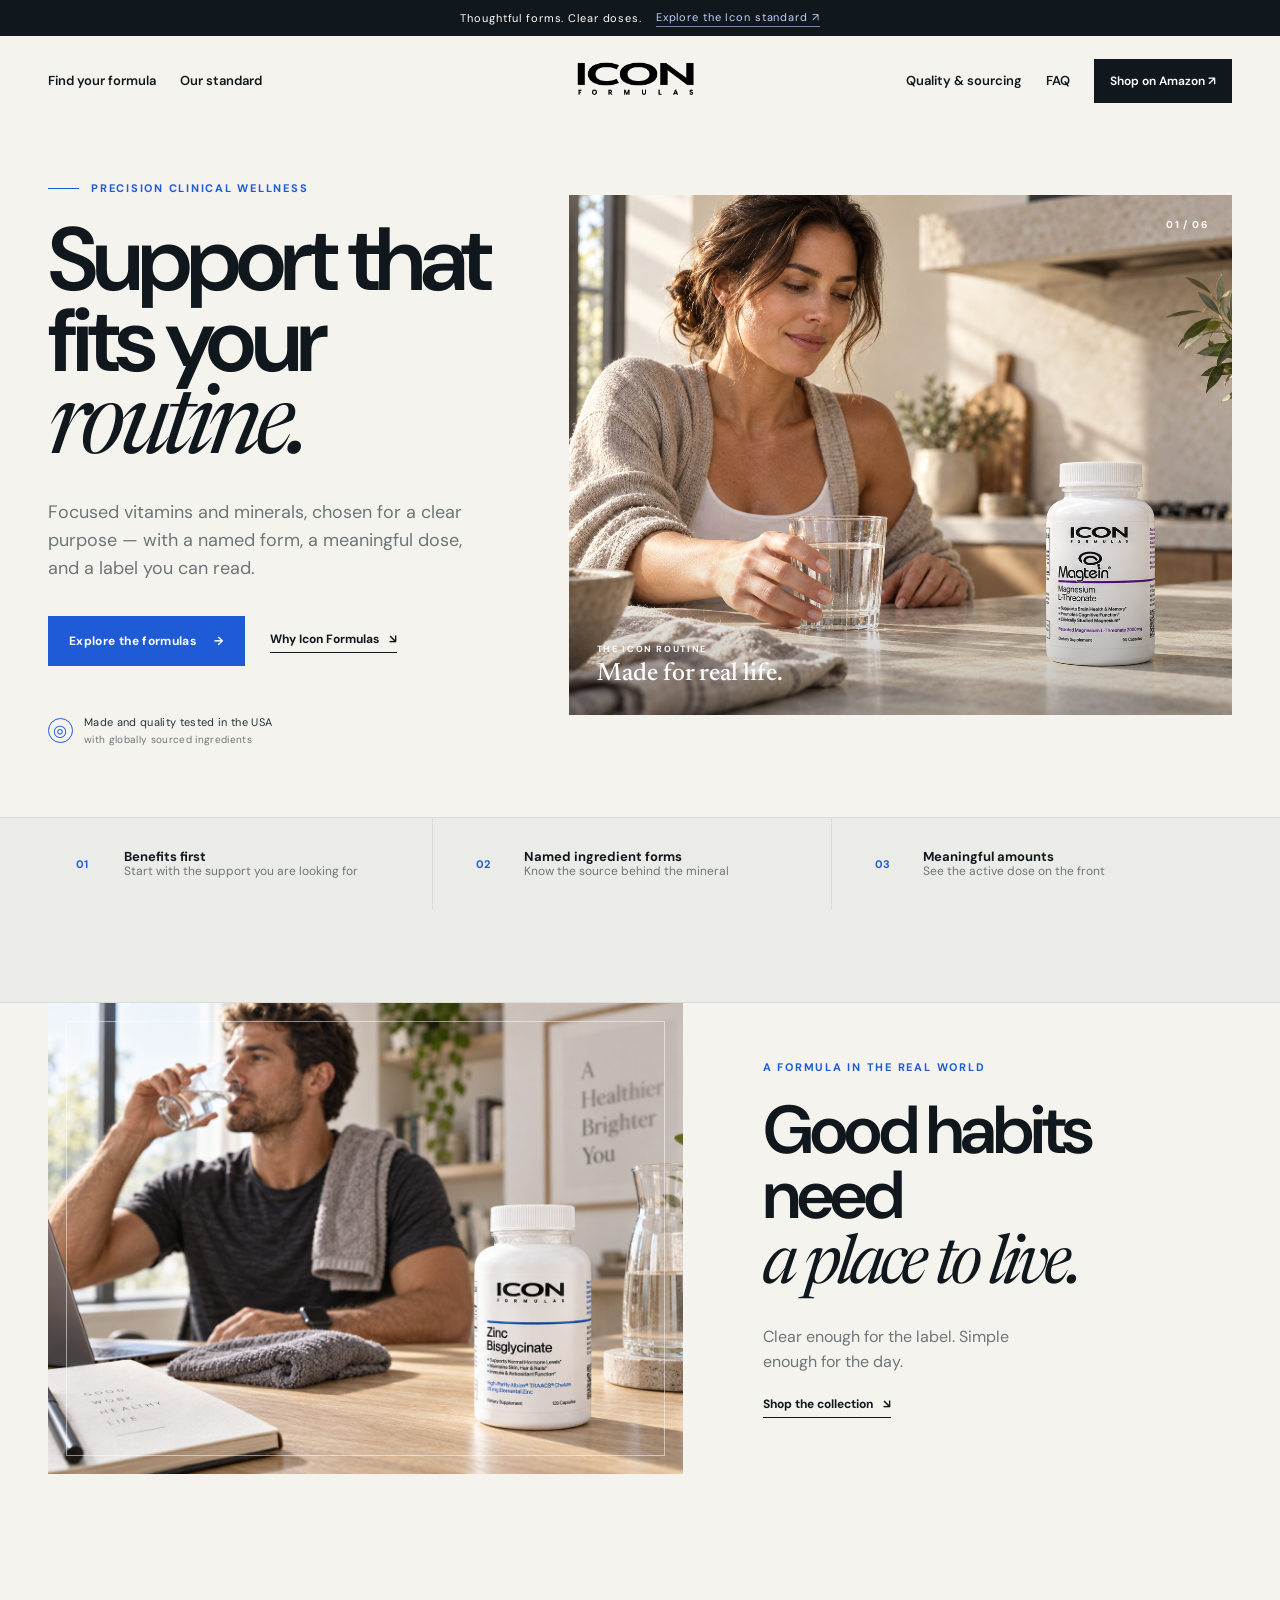
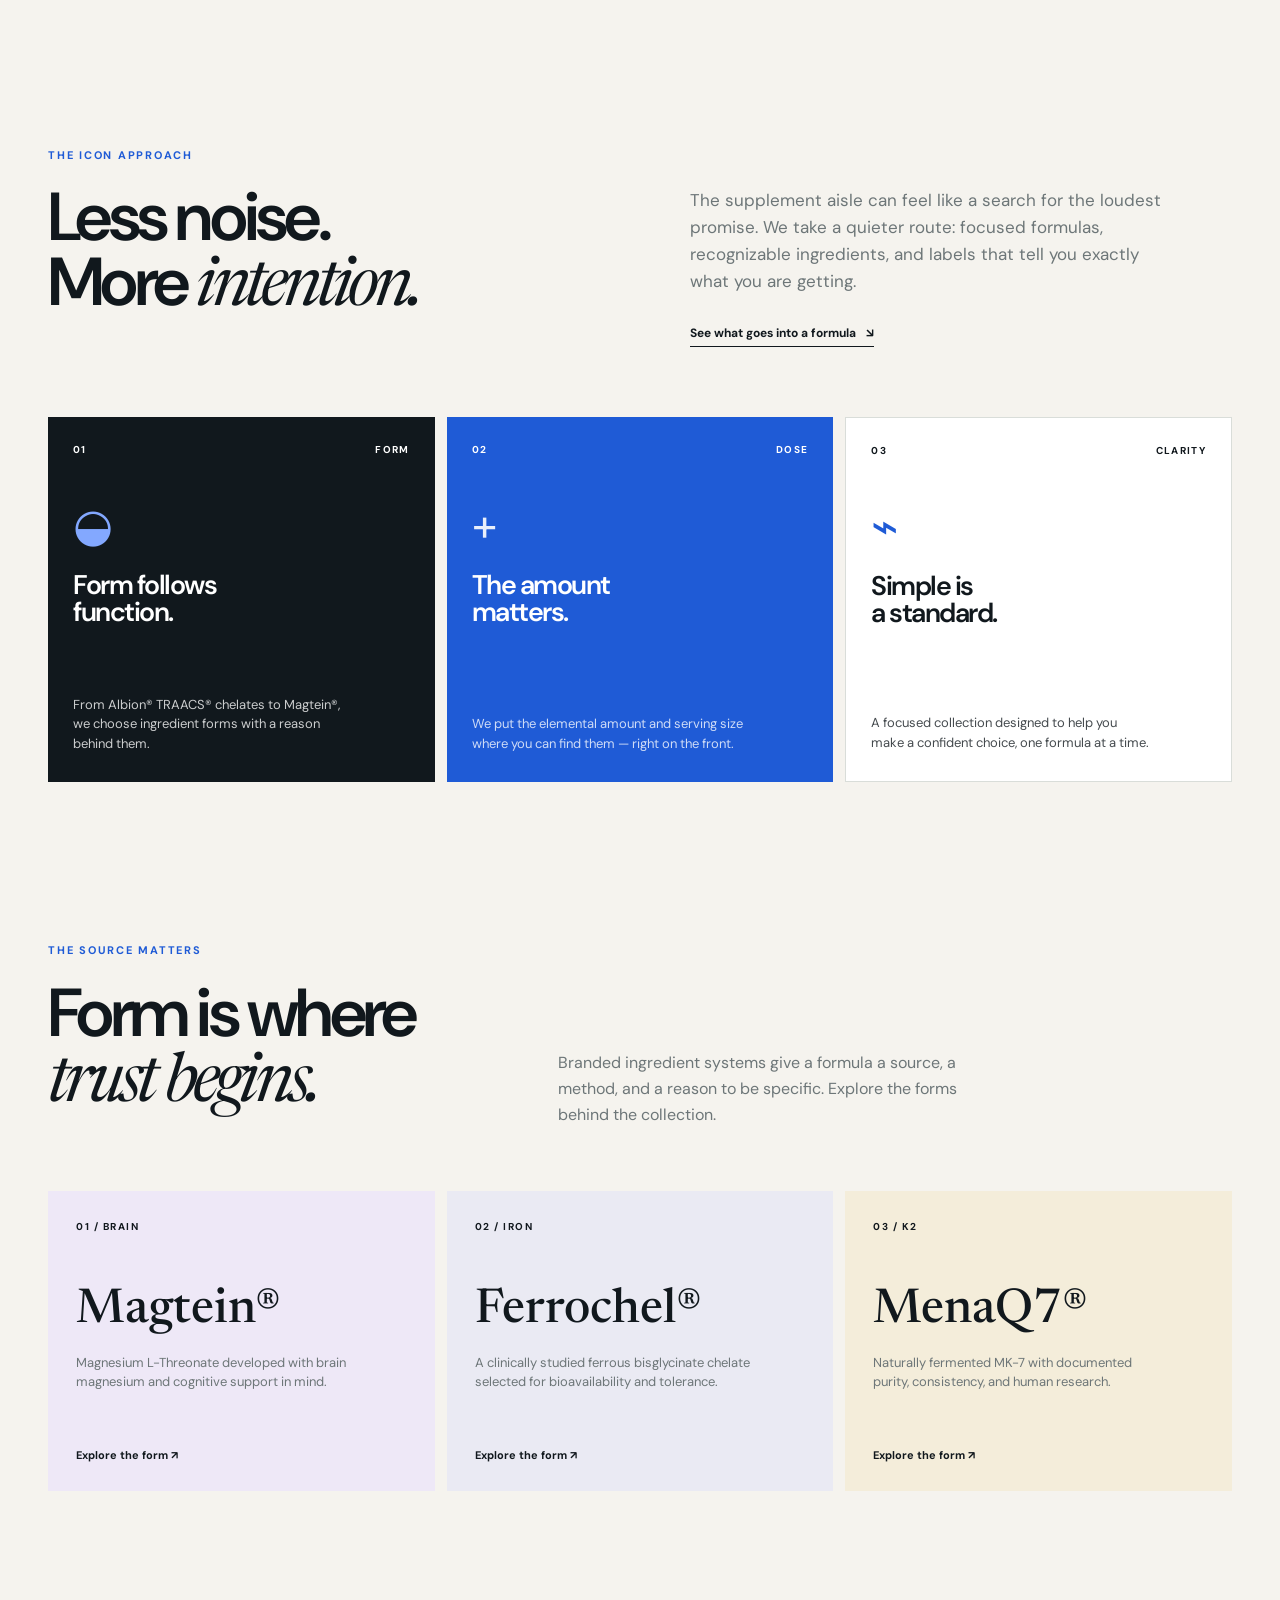
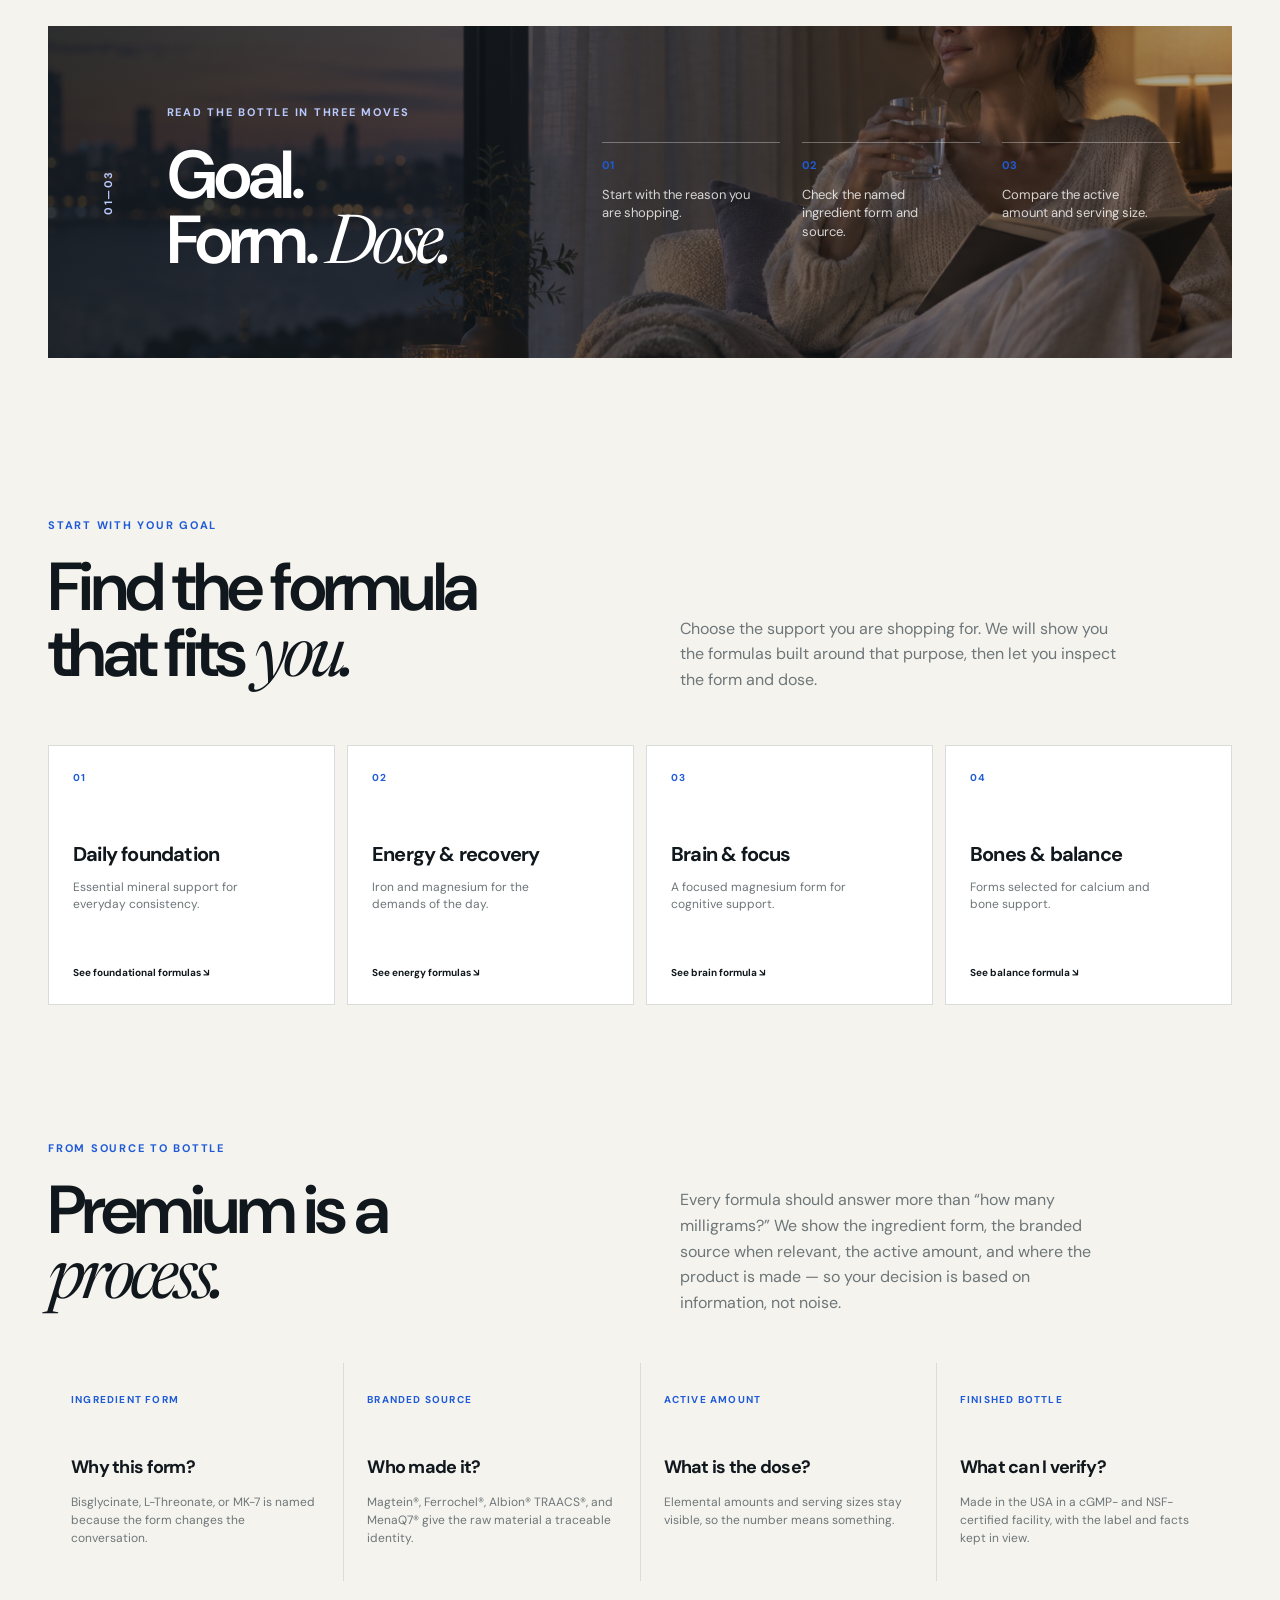
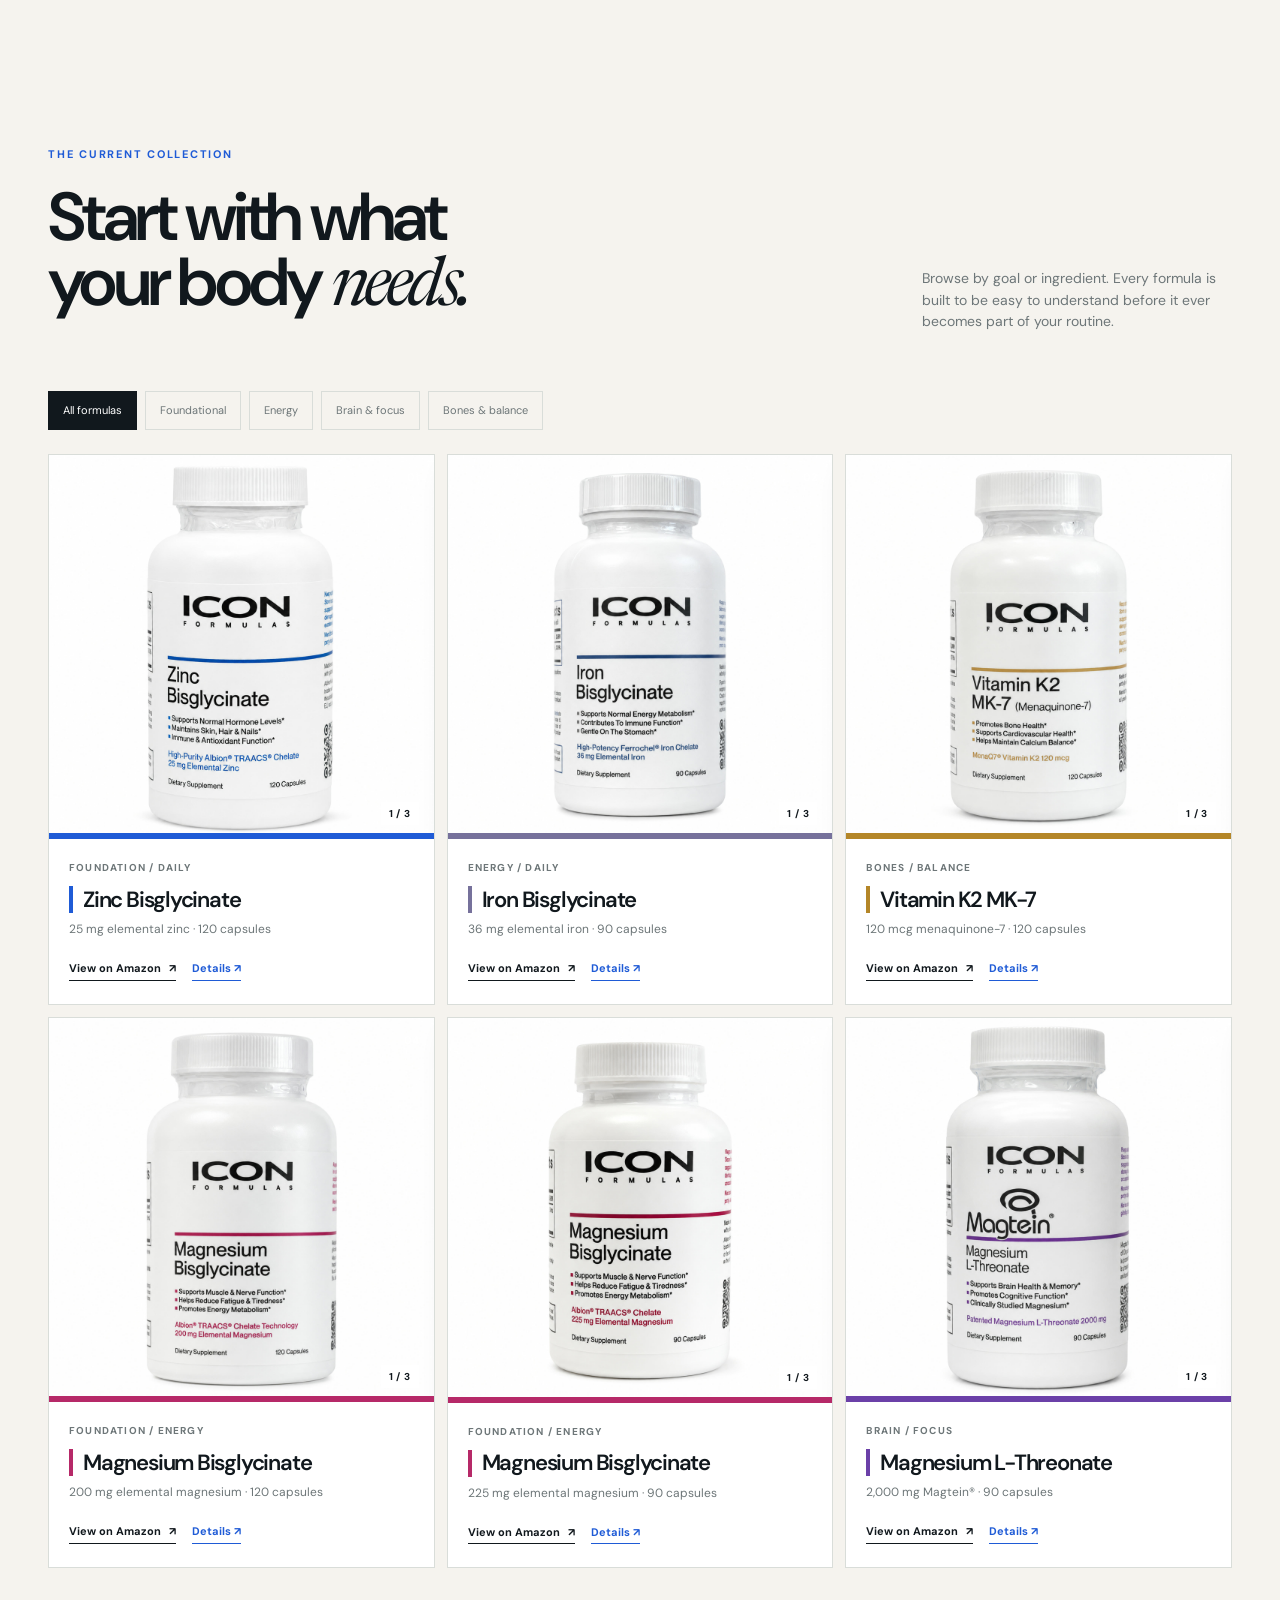
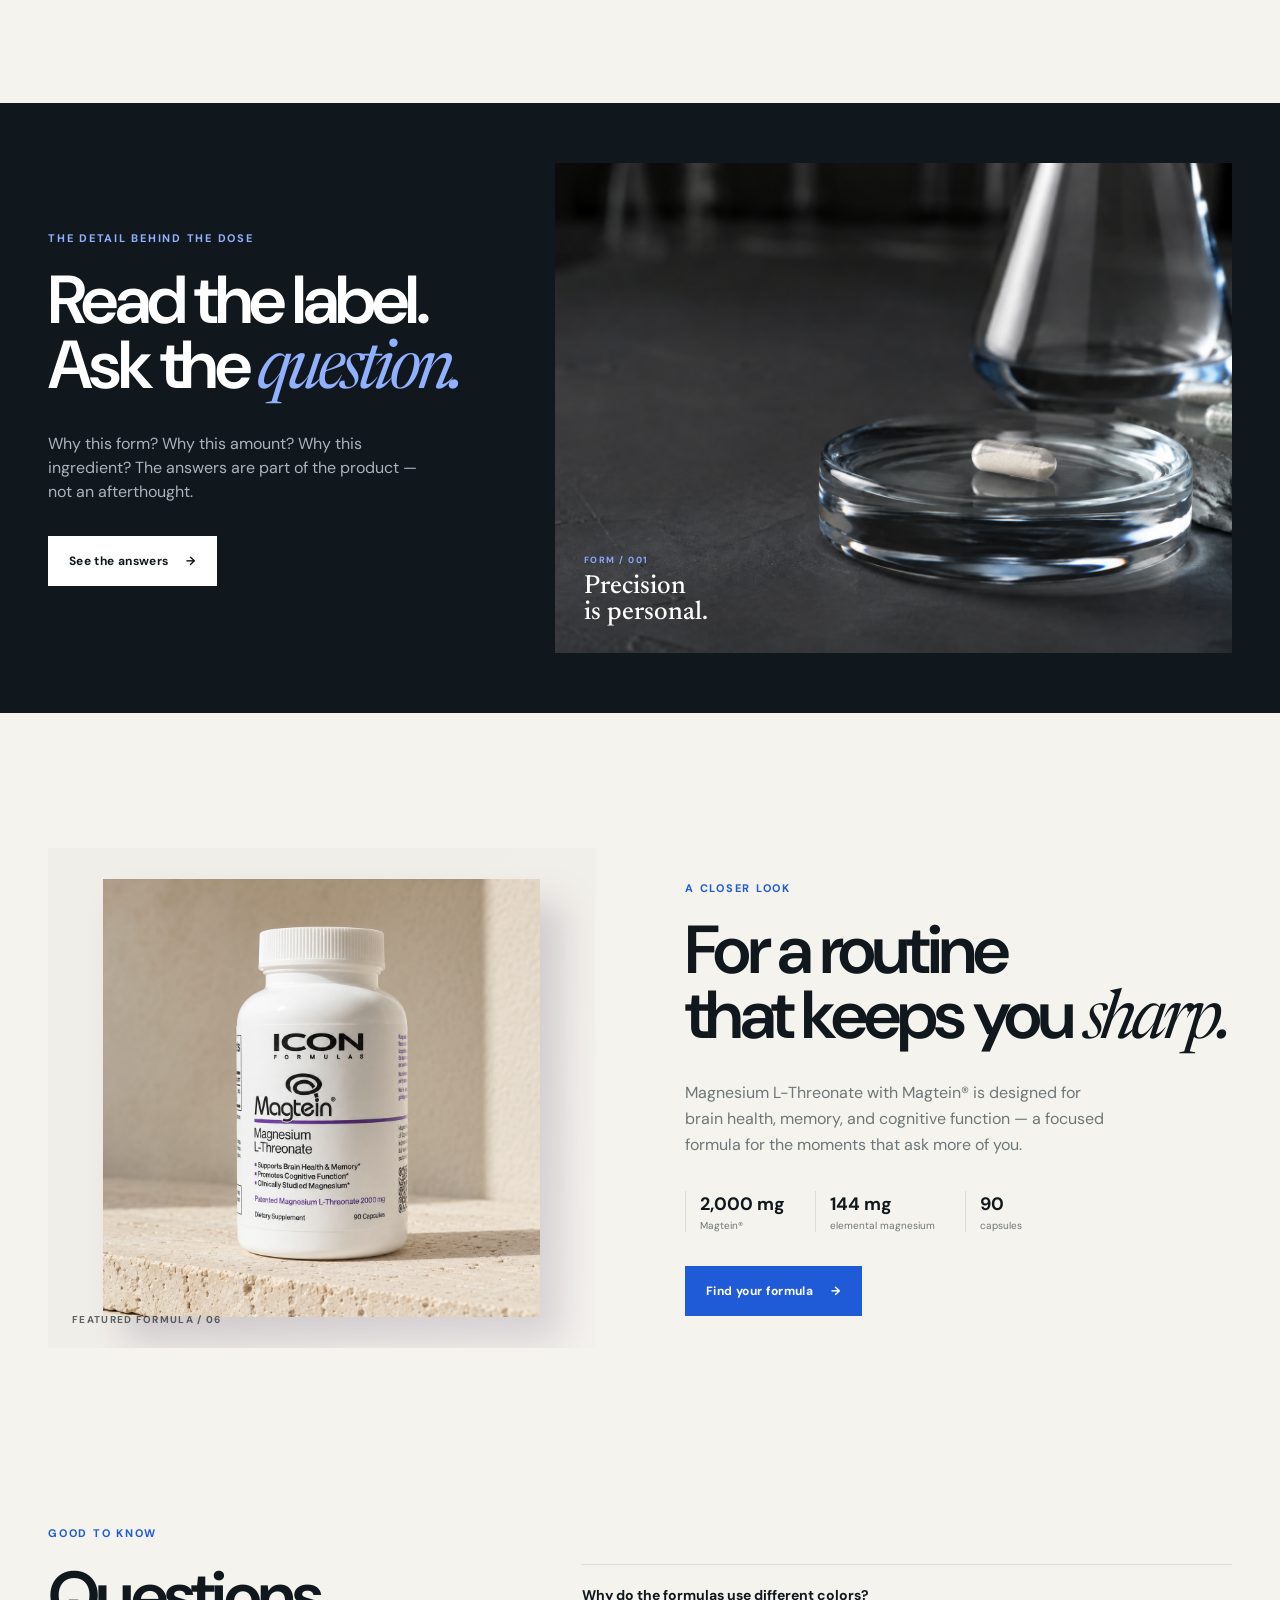
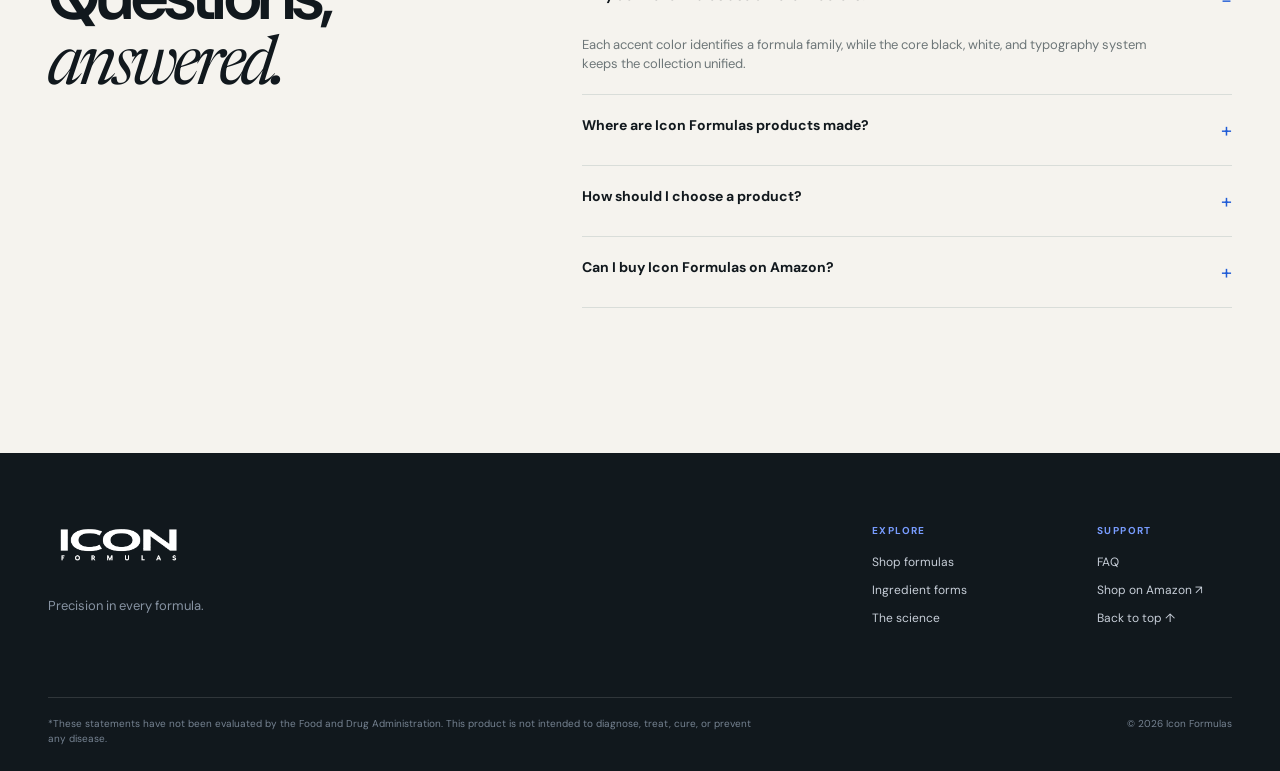
<file: index.html>
<!doctype html>
<html lang="en">
<head>
  <meta charset="utf-8">
  <meta name="viewport" content="width=device-width, initial-scale=1">
  <meta name="description" content="Icon Formulas makes science-informed vitamins and minerals in purposeful forms and transparent doses.">
  <meta name="theme-color" content="#f5f3ee">
  <title>Icon Formulas — Precision in every formula</title>
  <link rel="preconnect" href="https://fonts.googleapis.com">
  <link rel="preconnect" href="https://fonts.gstatic.com" crossorigin>
  <link href="https://fonts.googleapis.com/css2?family=DM+Sans:wght@400;500;600;700&family=Newsreader:opsz,wght@6..72,400;6..72,500&display=swap" rel="stylesheet">
  <link rel="stylesheet" href="styles.css">
  <link rel="stylesheet" href="accessibility.css">
  <link rel="stylesheet" href="interactions.css">
</head>
<body>
  <a class="skip-link" href="#main-content">Skip to main content</a>
  <div class="announcement"><span>Thoughtful forms. Clear doses.</span><a href="#standard">Explore the Icon standard <span aria-hidden="true">↗</span></a></div>

  <header class="site-header" id="top">
    <a class="brand" href="#top" aria-label="Icon Formulas home"><img class="brand__logo" src="assets/logo.png" alt="ICON FORMULAS" width="2173" height="756"></a>
    <button class="menu-toggle" type="button" aria-expanded="false" aria-controls="site-nav"><span></span><span></span><span></span><span class="sr-only">Open menu</span></button>
    <nav class="site-nav" id="site-nav" aria-label="Main navigation">
      <a href="#products">Shop formulas</a><a href="#standard">Our standard</a><a href="#science">The science</a><a href="#faq">FAQ</a><a class="nav-cta" href="#products">Shop on Amazon <span aria-hidden="true">↗</span></a>
    </nav>
  </header>

  <main id="main-content">
    <section class="hero section-shell">
      <div class="hero__copy"><p class="eyebrow"><span class="eyebrow__line"></span>Precision clinical wellness</p><h1>What you take<br>should make <em>sense.</em></h1><p class="hero__lead">Purposeful vitamins and minerals, selected for their form, their dose, and their place in a real daily routine.</p><div class="hero__actions"><a class="button button--primary" href="#products">Explore the formulas <span aria-hidden="true">→</span></a><a class="text-link" href="#standard">Why Icon Formulas <span aria-hidden="true">↘</span></a></div><div class="hero__proof"><span class="proof-mark">◎</span><span>Made and quality tested in the USA<br><small>with globally sourced ingredients</small></span></div></div>
      <div class="hero__visual"><img src="assets/icon-formulas-hero-v2.jpg" alt="Icon Formulas supplement bottles styled on a travertine ledge beside architectural glass" width="1672" height="941" fetchpriority="high"><div class="hero__visual-caption"><span>THE COLLECTION</span><strong>Form follows function.</strong></div><div class="hero__visual-index">01 / 06</div></div>
    </section>

    <section class="proof-strip" aria-label="Brand highlights"><div class="proof-strip__inner section-shell"><div class="proof-strip__item"><span class="proof-strip__index">01</span><strong>Meaningful doses</strong><span>Active amounts you can read</span></div><div class="proof-strip__item"><span class="proof-strip__index">02</span><strong>Purposeful forms</strong><span>Chosen for the formula</span></div><div class="proof-strip__item"><span class="proof-strip__index">03</span><strong>Clear standards</strong><span>Nothing hidden in the label</span></div></div></section>

    <section class="intro section-shell" id="standard"><div class="section-kicker">The Icon approach</div><div class="intro__grid"><h2>Less noise.<br>More <em>intention.</em></h2><div><p class="intro__lead">The supplement aisle can feel like a search for the loudest promise. We take a quieter route: focused formulas, recognizable ingredients, and labels that tell you exactly what you are getting.</p><a class="text-link" href="#science">See what goes into a formula <span aria-hidden="true">↘</span></a></div></div><div class="standard-grid"><article class="standard-card standard-card--dark"><div class="standard-card__top"><span>01</span><span>FORM</span></div><div class="standard-card__glyph">◒</div><h3>Form follows<br>function.</h3><p>From Albion® TRAACS® chelates to Magtein®, we choose ingredient forms with a reason behind them.</p></article><article class="standard-card standard-card--blue"><div class="standard-card__top"><span>02</span><span>DOSE</span></div><div class="standard-card__glyph">+</div><h3>The amount<br>matters.</h3><p>We put the elemental amount and serving size where you can find them — right on the front.</p></article><article class="standard-card standard-card--light"><div class="standard-card__top"><span>03</span><span>CLARITY</span></div><div class="standard-card__glyph">⌁</div><h3>Simple is<br>a standard.</h3><p>A focused collection designed to help you make a confident choice, one formula at a time.</p></article></div></section>

    <section class="ingredient-section section-shell" id="ingredients"><div class="section-kicker">The source matters</div><div class="ingredient-section__intro"><h2>Form is where<br><em>trust begins.</em></h2><p>Branded ingredient systems give a formula a source, a method, and a reason to be specific. Explore the forms behind the collection.</p></div><div class="ingredient-grid"><a class="ingredient-card ingredient-card--violet" href="products/magnesium-l-threonate.html"><span>01 / BRAIN</span><strong>Magtein®</strong><p>Magnesium L-Threonate developed with brain magnesium and cognitive support in mind.</p><b>Explore the form <span aria-hidden="true">↗</span></b></a><a class="ingredient-card ingredient-card--lavender" href="products/iron-bisglycinate.html"><span>02 / IRON</span><strong>Ferrochel®</strong><p>A clinically studied ferrous bisglycinate chelate selected for bioavailability and tolerance.</p><b>Explore the form <span aria-hidden="true">↗</span></b></a><a class="ingredient-card ingredient-card--amber" href="products/vitamin-k2-mk7.html"><span>03 / K2</span><strong>MenaQ7®</strong><p>Naturally fermented MK-7 with documented purity, consistency, and human research.</p><b>Explore the form <span aria-hidden="true">↗</span></b></a></div></section>

    <section class="label-section section-shell"><div class="label-section__mark" aria-hidden="true">01—03</div><div><div class="section-kicker">Read the bottle in three moves</div><h2>Goal. Form. <em>Dose.</em></h2></div><div class="label-section__steps"><div><strong>01</strong><span>Start with the reason you are shopping.</span></div><div><strong>02</strong><span>Check the named ingredient form and source.</span></div><div><strong>03</strong><span>Compare the active amount and serving size.</span></div></div></section>

    <section class="product-section section-shell" id="products"><div class="section-heading"><div><div class="section-kicker">The current collection</div><h2>Start with what<br>your body <em>needs.</em></h2></div><p>Browse by goal or ingredient. Every formula is built to be easy to understand before it ever becomes part of your routine.</p></div><div class="filter-row" role="group" aria-label="Filter product collection"><button class="filter-button is-active" data-filter="all" type="button">All formulas</button><button class="filter-button" data-filter="foundation" type="button">Foundational</button><button class="filter-button" data-filter="energy" type="button">Energy</button><button class="filter-button" data-filter="brain" type="button">Brain &amp; focus</button><button class="filter-button" data-filter="bones" type="button">Bones &amp; balance</button></div><div class="product-grid">
      <article class="product-card" data-product="zinc" data-category="foundation"><div class="product-card__visual"><div class="product-slider" data-slider><div class="product-slider__track"><img src="assets/zinc-bisglycinate.jpg" alt="Icon Formulas Zinc Bisglycinate bottle, front label" width="2048" height="2048" loading="lazy"><img src="assets/zinc-bisglycinate-facts.jpg" alt="Icon Formulas Zinc Bisglycinate Supplement Facts" width="2048" height="2048" loading="lazy"><img src="assets/zinc-bisglycinate-barcode.jpg" alt="Icon Formulas Zinc Bisglycinate barcode and QR side" width="2048" height="2048" loading="lazy"></div><button class="slider-control slider-control--prev" type="button" aria-label="Previous Zinc Bisglycinate photo">←</button><button class="slider-control slider-control--next" type="button" aria-label="Next Zinc Bisglycinate photo">→</button><span class="product-slider__count" aria-live="polite">1 / 3</span></div><span class="product-card__accent product-card__accent--blue"></span><span class="product-card__index">01</span><div class="product-card__peek"><span>Quick detail</span><strong>A gentle chelate with 25 mg elemental zinc.</strong><button class="detail-trigger" type="button">View formula details <span aria-hidden="true">↗</span></button></div></div><div class="product-card__body"><div class="product-card__type">Foundation / Daily</div><h3>Zinc Bisglycinate</h3><p>25 mg elemental zinc · 120 capsules</p><a href="#amazon" class="product-card__link">View on Amazon <span aria-hidden="true">↗</span></a></div></article>
      <article class="product-card" data-product="iron" data-category="energy"><div class="product-card__visual"><div class="product-slider" data-slider><div class="product-slider__track"><img src="assets/iron-bisglycinate.jpg" alt="Icon Formulas Iron Bisglycinate bottle, front label" width="2048" height="2048" loading="lazy"><img src="assets/iron-bisglycinate-facts.jpg" alt="Icon Formulas Iron Bisglycinate Supplement Facts" width="2048" height="2048" loading="lazy"><img src="assets/iron-bisglycinate-barcode.jpg" alt="Icon Formulas Iron Bisglycinate barcode and QR side" width="2048" height="2048" loading="lazy"></div><button class="slider-control slider-control--prev" type="button" aria-label="Previous Iron Bisglycinate photo">←</button><button class="slider-control slider-control--next" type="button" aria-label="Next Iron Bisglycinate photo">→</button><span class="product-slider__count" aria-live="polite">1 / 3</span></div><span class="product-card__accent product-card__accent--lavender"></span><span class="product-card__index">02</span><div class="product-card__peek"><span>Quick detail</span><strong>36 mg of gentle, high-potency Ferrochel® iron.</strong><button class="detail-trigger" type="button">View formula details <span aria-hidden="true">↗</span></button></div></div><div class="product-card__body"><div class="product-card__type">Energy / Daily</div><h3>Iron Bisglycinate</h3><p>36 mg elemental iron · 90 capsules</p><a href="#amazon" class="product-card__link">View on Amazon <span aria-hidden="true">↗</span></a></div></article>
      <article class="product-card" data-product="k2" data-category="bones"><div class="product-card__visual"><div class="product-slider" data-slider><div class="product-slider__track"><img src="assets/vitamin-k2-mk7.jpg" alt="Icon Formulas Vitamin K2 MK-7 bottle, front label" width="2048" height="2048" loading="lazy"><img src="assets/vitamin-k2-mk7-facts.jpg" alt="Icon Formulas Vitamin K2 MK-7 Supplement Facts" width="2048" height="2048" loading="lazy"><img src="assets/vitamin-k2-mk7-barcode.jpg" alt="Icon Formulas Vitamin K2 MK-7 barcode and QR side" width="2048" height="2048" loading="lazy"></div><button class="slider-control slider-control--prev" type="button" aria-label="Previous Vitamin K2 photo">←</button><button class="slider-control slider-control--next" type="button" aria-label="Next Vitamin K2 photo">→</button><span class="product-slider__count" aria-live="polite">1 / 3</span></div><span class="product-card__accent product-card__accent--amber"></span><span class="product-card__index">03</span><div class="product-card__peek"><span>Quick detail</span><strong>MenaQ7® MK-7 for bone and calcium balance.</strong><button class="detail-trigger" type="button">View formula details <span aria-hidden="true">↗</span></button></div></div><div class="product-card__body"><div class="product-card__type">Bones / Balance</div><h3>Vitamin K2 MK-7</h3><p>120 mcg menaquinone-7 · 120 capsules</p><a href="#amazon" class="product-card__link">View on Amazon <span aria-hidden="true">↗</span></a></div></article>
      <article class="product-card" data-product="magnesium200" data-category="foundation energy"><div class="product-card__visual"><div class="product-slider" data-slider><div class="product-slider__track"><img src="assets/magnesium-bisglycinate-200.jpg" alt="Icon Formulas Magnesium Bisglycinate 200 mg bottle, front label" width="2048" height="2048" loading="lazy"><img src="assets/magnesium-bisglycinate-200-facts.jpg" alt="Icon Formulas Magnesium Bisglycinate 200 mg Supplement Facts" width="2048" height="2048" loading="lazy"><img src="assets/magnesium-bisglycinate-200-barcode.jpg" alt="Icon Formulas Magnesium Bisglycinate 200 mg barcode and QR side" width="2048" height="2048" loading="lazy"></div><button class="slider-control slider-control--prev" type="button" aria-label="Previous Magnesium 200 mg photo">←</button><button class="slider-control slider-control--next" type="button" aria-label="Next Magnesium 200 mg photo">→</button><span class="product-slider__count" aria-live="polite">1 / 3</span></div><span class="product-card__accent product-card__accent--pink"></span><span class="product-card__index">04</span><div class="product-card__peek"><span>Quick detail</span><strong>200 mg elemental magnesium in an Albion® chelate.</strong><button class="detail-trigger" type="button">View formula details <span aria-hidden="true">↗</span></button></div></div><div class="product-card__body"><div class="product-card__type">Foundation / Energy</div><h3>Magnesium Bisglycinate</h3><p>200 mg elemental magnesium · 120 capsules</p><a href="#amazon" class="product-card__link">View on Amazon <span aria-hidden="true">↗</span></a></div></article>
      <article class="product-card" data-product="magnesium225" data-category="foundation energy"><div class="product-card__visual"><div class="product-slider" data-slider><div class="product-slider__track"><img src="assets/magnesium-bisglycinate-225.jpg" alt="Icon Formulas Magnesium Bisglycinate 225 mg bottle, front label" width="2048" height="2048" loading="lazy"><img src="assets/magnesium-bisglycinate-225-facts.jpg" alt="Icon Formulas Magnesium Bisglycinate 225 mg Supplement Facts" width="2048" height="2048" loading="lazy"><img src="assets/magnesium-bisglycinate-225-barcode.jpg" alt="Icon Formulas Magnesium Bisglycinate 225 mg barcode and QR side" width="2048" height="2048" loading="lazy"></div><button class="slider-control slider-control--prev" type="button" aria-label="Previous Magnesium 225 mg photo">←</button><button class="slider-control slider-control--next" type="button" aria-label="Next Magnesium 225 mg photo">→</button><span class="product-slider__count" aria-live="polite">1 / 3</span></div><span class="product-card__accent product-card__accent--pink"></span><span class="product-card__index">05</span><div class="product-card__peek"><span>Quick detail</span><strong>225 mg elemental magnesium for muscle and nerve support.</strong><button class="detail-trigger" type="button">View formula details <span aria-hidden="true">↗</span></button></div></div><div class="product-card__body"><div class="product-card__type">Foundation / Energy</div><h3>Magnesium Bisglycinate</h3><p>225 mg elemental magnesium · 90 capsules</p><a href="#amazon" class="product-card__link">View on Amazon <span aria-hidden="true">↗</span></a></div></article>
      <article class="product-card" data-product="magtein" data-category="brain"><div class="product-card__visual"><div class="product-slider" data-slider><div class="product-slider__track"><img src="assets/magnesium-l-threonate.jpg" alt="Icon Formulas Magtein Magnesium L-Threonate bottle, front label" width="2048" height="2048" loading="lazy"><img src="assets/magnesium-l-threonate-facts.jpg" alt="Icon Formulas Magtein Magnesium L-Threonate Supplement Facts" width="2048" height="2048" loading="lazy"><img src="assets/magnesium-l-threonate-barcode.jpg" alt="Icon Formulas Magtein Magnesium L-Threonate barcode and QR side" width="2048" height="2048" loading="lazy"></div><button class="slider-control slider-control--prev" type="button" aria-label="Previous Magtein photo">←</button><button class="slider-control slider-control--next" type="button" aria-label="Next Magtein photo">→</button><span class="product-slider__count" aria-live="polite">1 / 3</span></div><span class="product-card__accent product-card__accent--violet"></span><span class="product-card__index">06</span><div class="product-card__peek"><span>Quick detail</span><strong>2,000 mg Magtein® with 144 mg elemental magnesium.</strong><button class="detail-trigger" type="button">View formula details <span aria-hidden="true">↗</span></button></div></div><div class="product-card__body"><div class="product-card__type">Brain / Focus</div><h3>Magnesium L-Threonate</h3><p>2,000 mg Magtein® · 90 capsules</p><a href="#amazon" class="product-card__link">View on Amazon <span aria-hidden="true">↗</span></a></div></article>
    </div></section>

    <div class="detail-modal" id="product-detail-modal" hidden><div class="detail-modal__backdrop" data-close-modal></div><div class="detail-modal__dialog" role="dialog" aria-modal="true" aria-labelledby="modal-title"><button class="detail-modal__close" type="button" aria-label="Close formula details" data-close-modal>×</button><div class="section-kicker">Formula details</div><h2 id="modal-title">Product details</h2><p class="detail-modal__summary" id="modal-summary"></p><div class="detail-modal__columns"><div><h3>Why it is here</h3><p id="modal-benefit"></p></div><div><h3>Formula notes</h3><ul id="modal-notes"></ul></div></div><a class="button button--primary" href="#products" data-close-modal>Choose this formula <span aria-hidden="true">→</span></a></div></div>

    <section class="science-section" id="science"><div class="science-section__inner section-shell"><div class="science-section__copy"><div class="section-kicker section-kicker--light">The detail behind the dose</div><h2>Read the label.<br>Ask the <em>question.</em></h2><p>Why this form? Why this amount? Why this ingredient? The answers are part of the product — not an afterthought.</p><a class="button button--light" href="#faq">See the answers <span aria-hidden="true">→</span></a></div><div class="science-art"><div class="science-art__orb"></div><div class="science-art__ring science-art__ring--a"></div><div class="science-art__ring science-art__ring--b"></div><div class="science-art__ring science-art__ring--c"></div><span class="science-art__dot science-art__dot--a"></span><span class="science-art__dot science-art__dot--b"></span><span class="science-art__dot science-art__dot--c"></span><div class="science-art__caption"><span>FORM / 001</span><strong>Precision<br>is personal.</strong></div></div></div></section>

    <section class="featured section-shell" id="amazon"><div class="featured__image"><img src="assets/magnesium-l-threonate-hero-v2.jpg" alt="Icon Formulas Magtein Magnesium L-Threonate bottle on a limestone surface" width="1254" height="1254" loading="lazy"><span>Featured formula / 06</span></div><div class="featured__copy"><div class="section-kicker">A closer look</div><h2>For a routine<br>that keeps you <em>sharp.</em></h2><p>Magnesium L-Threonate with Magtein® is designed for brain health, memory, and cognitive function — a focused formula for the moments that ask more of you.</p><div class="featured__facts"><div><strong>2,000 mg</strong><span>Magtein®</span></div><div><strong>144 mg</strong><span>elemental magnesium</span></div><div><strong>90</strong><span>capsules</span></div></div><a class="button button--primary" href="#products">Find your formula <span aria-hidden="true">→</span></a></div></section>

    <section class="faq section-shell" id="faq"><div class="section-kicker">Good to know</div><div class="faq__grid"><h2>Questions,<br><em>answered.</em></h2><div class="faq__items"><details open><summary>Why do the formulas use different colors?</summary><p>Each accent color identifies a formula family, while the core black, white, and typography system keeps the collection unified.</p></details><details><summary>Where are Icon Formulas products made?</summary><p>The labels specify that products are made and quality tested in the USA with globally sourced ingredients. Refer to the current product label for the latest details.</p></details><details><summary>How should I choose a product?</summary><p>Start with your goal, review the Supplement Facts panel, and speak with a qualified healthcare professional if you are pregnant, nursing, have a diagnosed medical condition, or take prescription medication.</p></details><details><summary>Can I buy Icon Formulas on Amazon?</summary><p>Yes. Use the product links on this page to reach the official Amazon listing for the formula you want.</p></details></div></div></section>
  </main>

  <footer class="site-footer"><div class="site-footer__top section-shell"><div class="footer-brand"><img class="footer-brand__logo" src="assets/logo-white.png" alt="ICON FORMULAS" width="2173" height="756"><p>Precision in every formula.</p></div><div class="footer-links"><div><span>Explore</span><a href="#products">Shop formulas</a><a href="#ingredients">Ingredient forms</a><a href="#science">The science</a></div><div><span>Support</span><a href="#faq">FAQ</a><a href="#products">Shop on Amazon ↗</a><a href="#top">Back to top ↑</a></div></div></div><div class="site-footer__bottom section-shell"><p>*These statements have not been evaluated by the Food and Drug Administration. This product is not intended to diagnose, treat, cure, or prevent any disease.</p><span>© 2026 Icon Formulas</span></div></footer>
  <script src="script.js"></script>
</body>
</html>
</file>
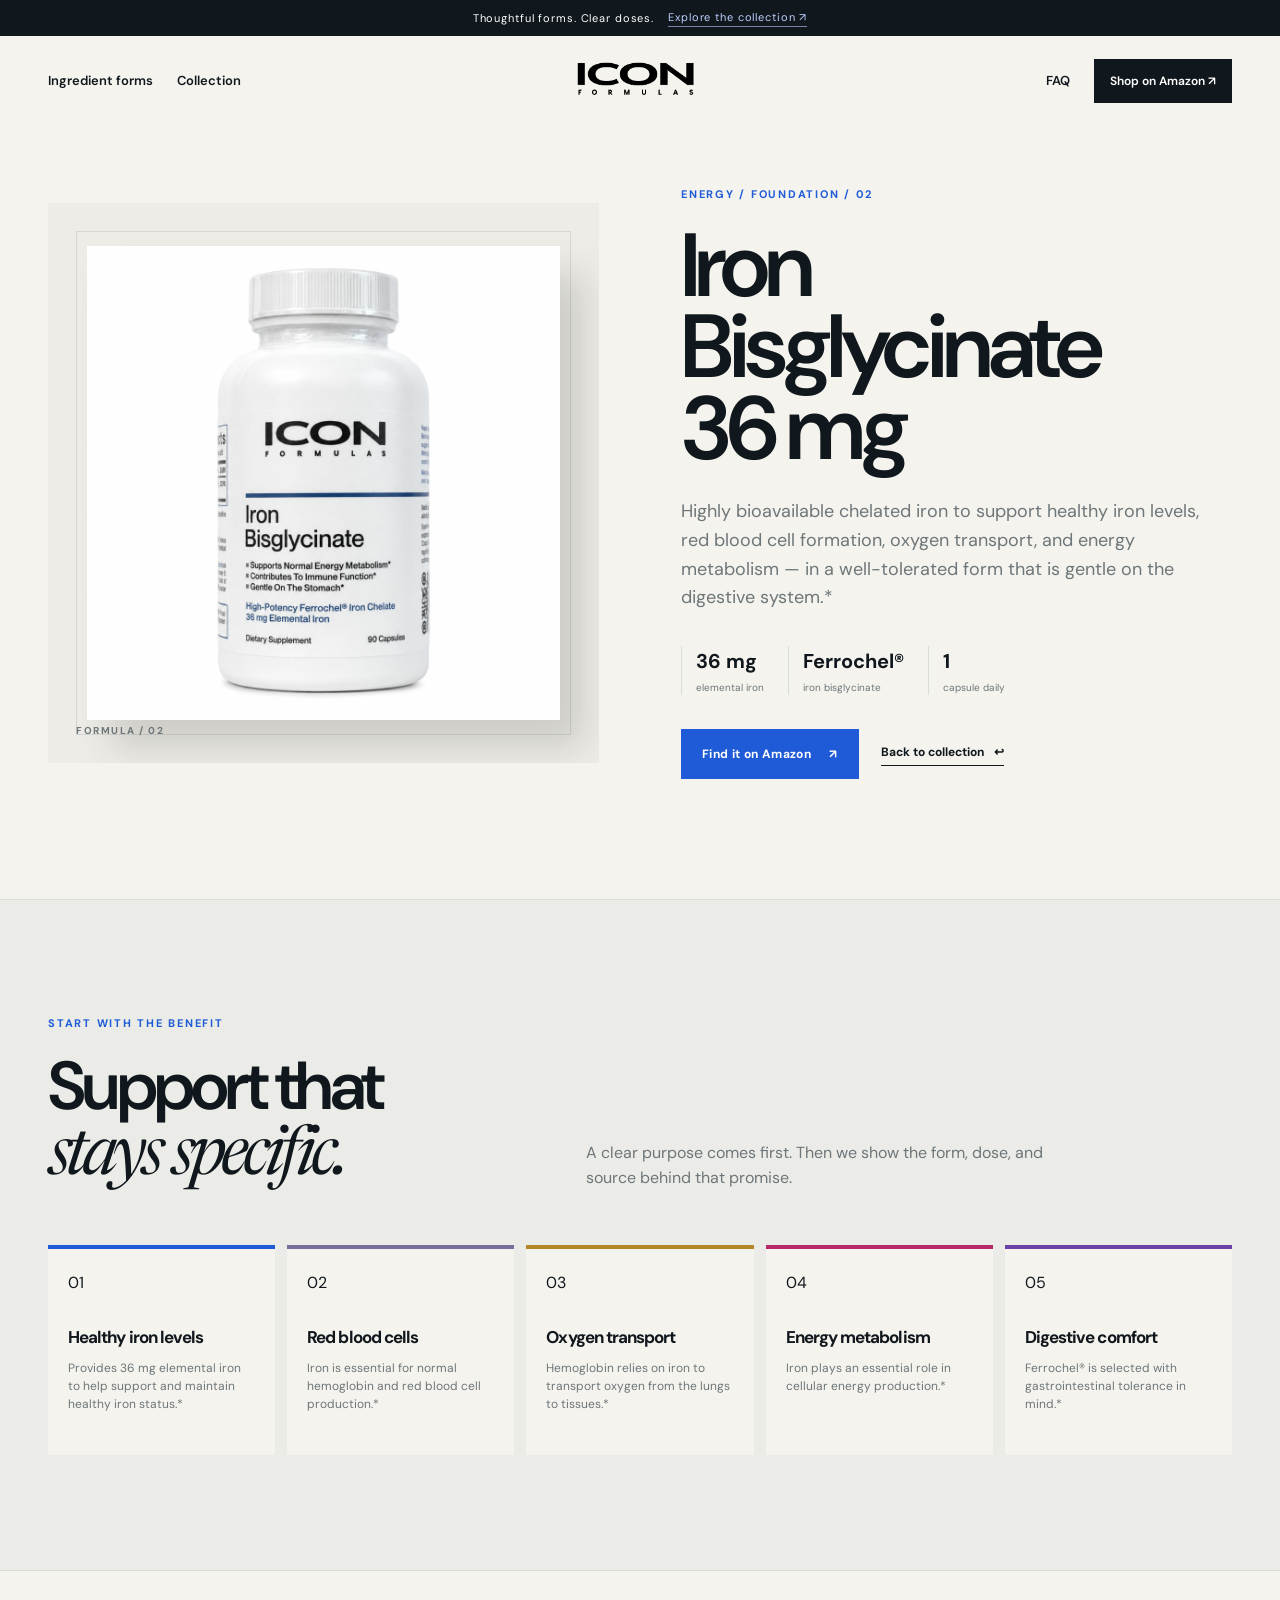
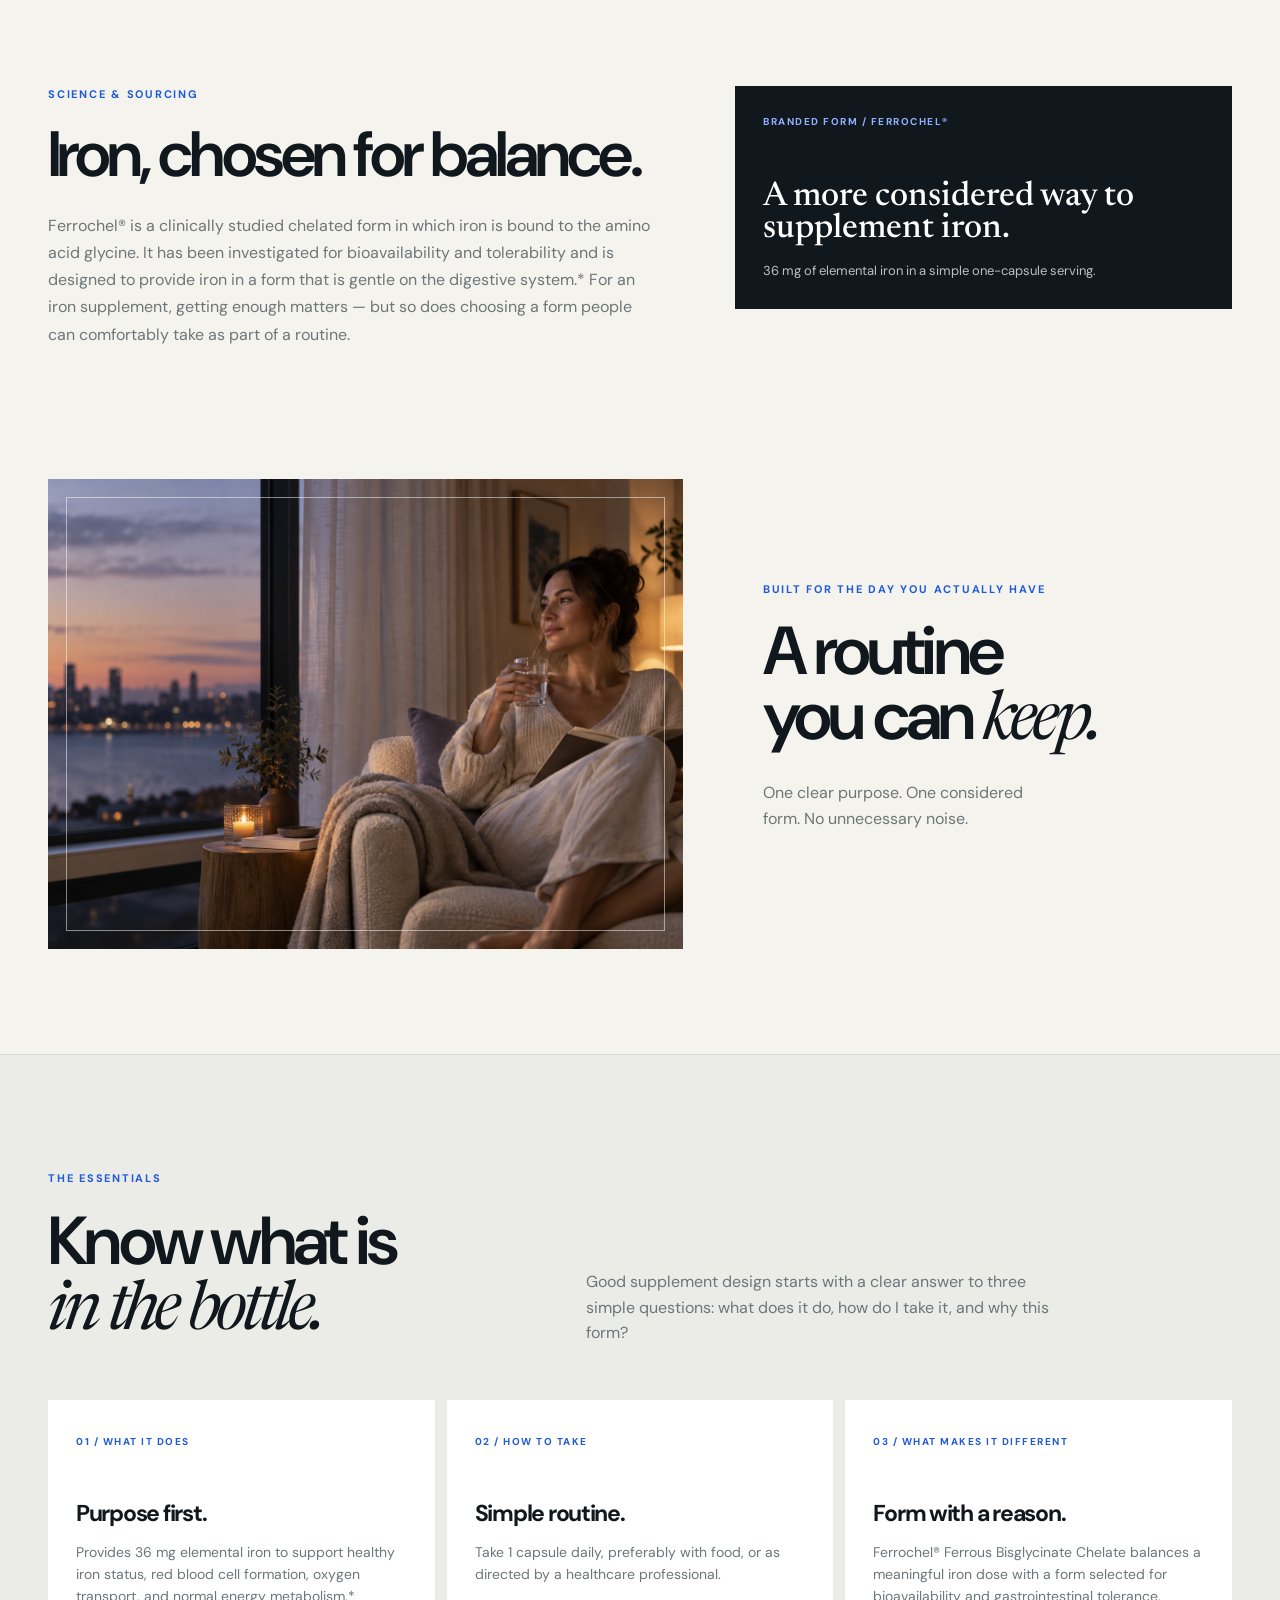
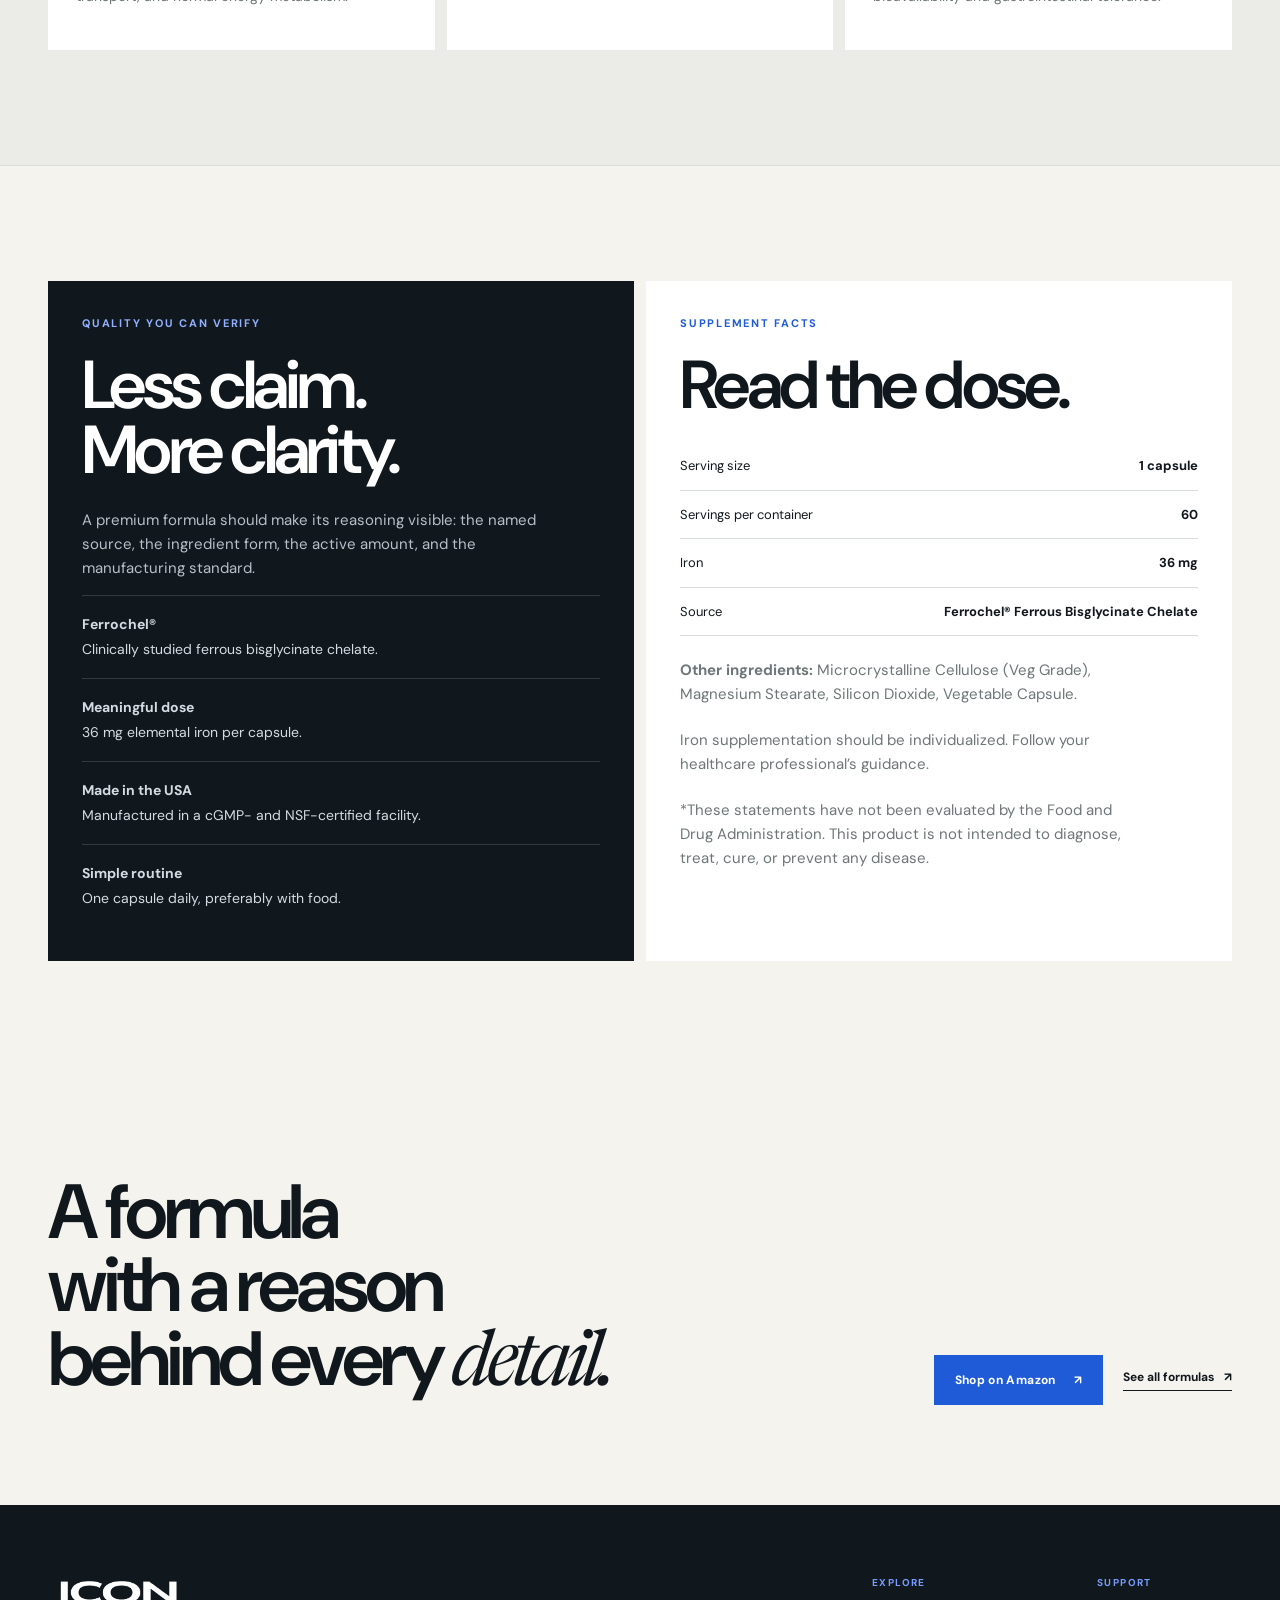
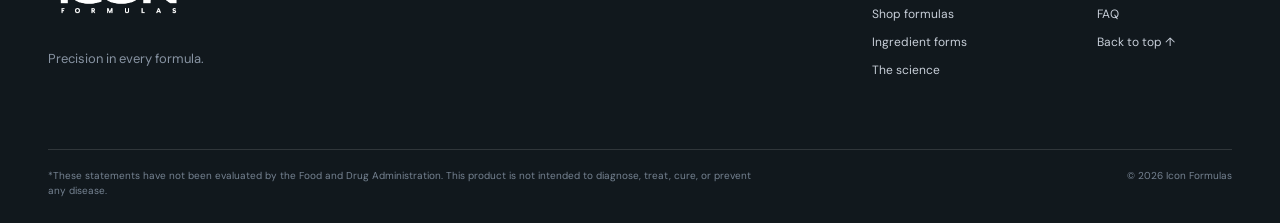
<file: products/iron-bisglycinate.html>
<!doctype html><html lang="en"><head><meta charset="utf-8"><meta name="viewport" content="width=device-width, initial-scale=1"><meta name="description" content="Ferrochel Iron Bisglycinate by Icon Formulas."><meta name="theme-color" content="#f5f3ee"><title>Iron Bisglycinate 36 mg — Icon Formulas</title><link rel="preconnect" href="https://fonts.googleapis.com"><link rel="preconnect" href="https://fonts.gstatic.com" crossorigin><link href="https://fonts.googleapis.com/css2?family=DM+Sans:wght@400;500;600;700&family=Newsreader:opsz,wght@6..72,400;6..72,500&display=swap" rel="stylesheet"><link rel="stylesheet" href="../styles.css"><link rel="stylesheet" href="../accessibility.css"><link rel="stylesheet" href="../interactions.css"><link rel="stylesheet" href="../product-pages.css"></head><body class="product-page" data-product-page="iron"><a class="skip-link" href="#main-content">Skip to main content</a><div class="announcement"><span>Thoughtful forms. Clear doses.</span><a href="../index.html#products">Explore the collection <span aria-hidden="true">↗</span></a></div><header class="site-header" id="top"><a class="brand" href="../index.html#top" aria-label="Icon Formulas home"><img class="brand__logo" src="../assets/logo.png" alt="ICON FORMULAS" width="2173" height="756"></a><button class="menu-toggle" type="button" aria-expanded="false" aria-controls="site-nav"><span></span><span></span><span></span><span class="sr-only">Open menu</span></button><nav class="site-nav" id="site-nav" aria-label="Main navigation"><a href="../index.html#ingredients">Ingredient forms</a><a href="../index.html#products">Collection</a><a href="../index.html#faq">FAQ</a><a class="nav-cta" href="#amazon">Shop on Amazon ↗</a></nav></header><main id="main-content"><section class="product-hero section-shell"><div class="product-hero__media"><img id="product-image" src="../assets/iron-bisglycinate.jpg" alt="" width="2048" height="2048"><span id="product-hero-index"></span></div><div class="product-hero__copy"><div class="section-kicker" id="product-kicker"></div><h1 id="product-title"></h1><p class="product-hero__lede" id="product-description"></p><div class="product-hero__stats" id="product-stats"></div><div class="product-hero__actions"><a class="button button--primary" id="product-amazon" href="#" target="_blank" rel="noopener">Find it on Amazon <span aria-hidden="true">↗</span></a><a class="text-link" href="../index.html#products">Back to collection <span aria-hidden="true">↩</span></a></div></div></section><section class="product-page__section product-page__section--soft"><div class="section-shell"><div class="product-page__section-head"><div><div class="section-kicker">The essentials</div><h2>Know what is<br><em>in the bottle.</em></h2></div><p>Good supplement design starts with a clear answer to three simple questions: what does it do, how do I take it, and why this form?</p></div><div class="essentials-grid"><article class="essential-card"><span>01 / What it does</span><h3>Purpose first.</h3><p id="product-what"></p></article><article class="essential-card"><span>02 / How to take</span><h3>Simple routine.</h3><p id="product-take"></p></article><article class="essential-card"><span>03 / What makes it different</span><h3>Form with a reason.</h3><p id="product-difference"></p></article></div></div></section><section class="product-page__section"><div class="section-shell form-story"><div class="form-story__copy"><div class="section-kicker">Why we chose this form</div><h2 id="form-title"></h2><p id="form-copy"></p></div><aside class="form-story__note"><span id="form-note-label"></span><strong id="form-note-title"></strong><p id="form-note-text"></p></aside></div><div class="section-shell mechanism-card" id="mechanism-card"><div><span>CALCIUM</span><strong>↓</strong><p>Vitamin K2 activates calcium-regulating proteins.</p></div><div><span>OSTEOCALCIN</span><b>Bone health</b></div><div><span>MGP</span><b>Cardiovascular health</b></div></div></section><section class="product-page__section product-page__section--soft"><div class="section-shell"><div class="product-page__section-head"><div><div class="section-kicker">Benefits</div><h2>Support that<br><em>stays specific.</em></h2></div><p>Structure-function language kept close to the ingredient, the amount, and the intended role in a healthy routine.</p></div><div class="benefit-grid" id="benefit-grid"></div></div></section><section class="product-page__section"><div class="section-shell quality-grid"><div class="quality-panel quality-panel--dark"><div class="section-kicker section-kicker--light">Quality you can verify</div><h2>Less claim.<br>More clarity.</h2><p>We name the source, the form, and the amount so the product can be evaluated before it becomes part of your routine.</p><ul class="quality-list" id="quality-list"></ul></div><div class="quality-panel"><div class="section-kicker">Supplement facts</div><h2>Read the dose.</h2><table class="facts-table"><tbody id="facts-table"></tbody></table><p class="facts-note"><strong>Other ingredients:</strong> <span id="ingredients"></span></p><p class="facts-note" id="product-warning"></p><p class="facts-note">*These statements have not been evaluated by the Food and Drug Administration. This product is not intended to diagnose, treat, cure, or prevent any disease.</p></div></div></section><section class="product-cta section-shell"><h2>A formula with a reason<br>behind every <em>detail.</em></h2><div class="product-cta__actions"><a class="button button--primary" id="product-amazon-bottom" href="#" target="_blank" rel="noopener">Shop on Amazon <span aria-hidden="true">↗</span></a><a class="text-link" href="../index.html#products">See all formulas <span aria-hidden="true">↗</span></a></div></section></main><footer class="site-footer"><div class="site-footer__top section-shell"><div class="footer-brand"><img class="footer-brand__logo" src="../assets/logo-white.png" alt="ICON FORMULAS" width="2173" height="756"><p>Precision in every formula.</p></div><div class="footer-links"><div><span>Explore</span><a href="../index.html#products">Shop formulas</a><a href="../index.html#ingredients">Ingredient forms</a><a href="../index.html#science">The science</a></div><div><span>Support</span><a href="../index.html#faq">FAQ</a><a href="#top">Back to top ↑</a></div></div></div><div class="site-footer__bottom section-shell"><p>*These statements have not been evaluated by the Food and Drug Administration. This product is not intended to diagnose, treat, cure, or prevent any disease.</p><span>© 2026 Icon Formulas</span></div></footer><script src="../script.js"></script><script src="../product-pages.js"></script><script>document.querySelector('#product-amazon-bottom').href=document.querySelector('#product-amazon').href;</script></body></html>
</file>
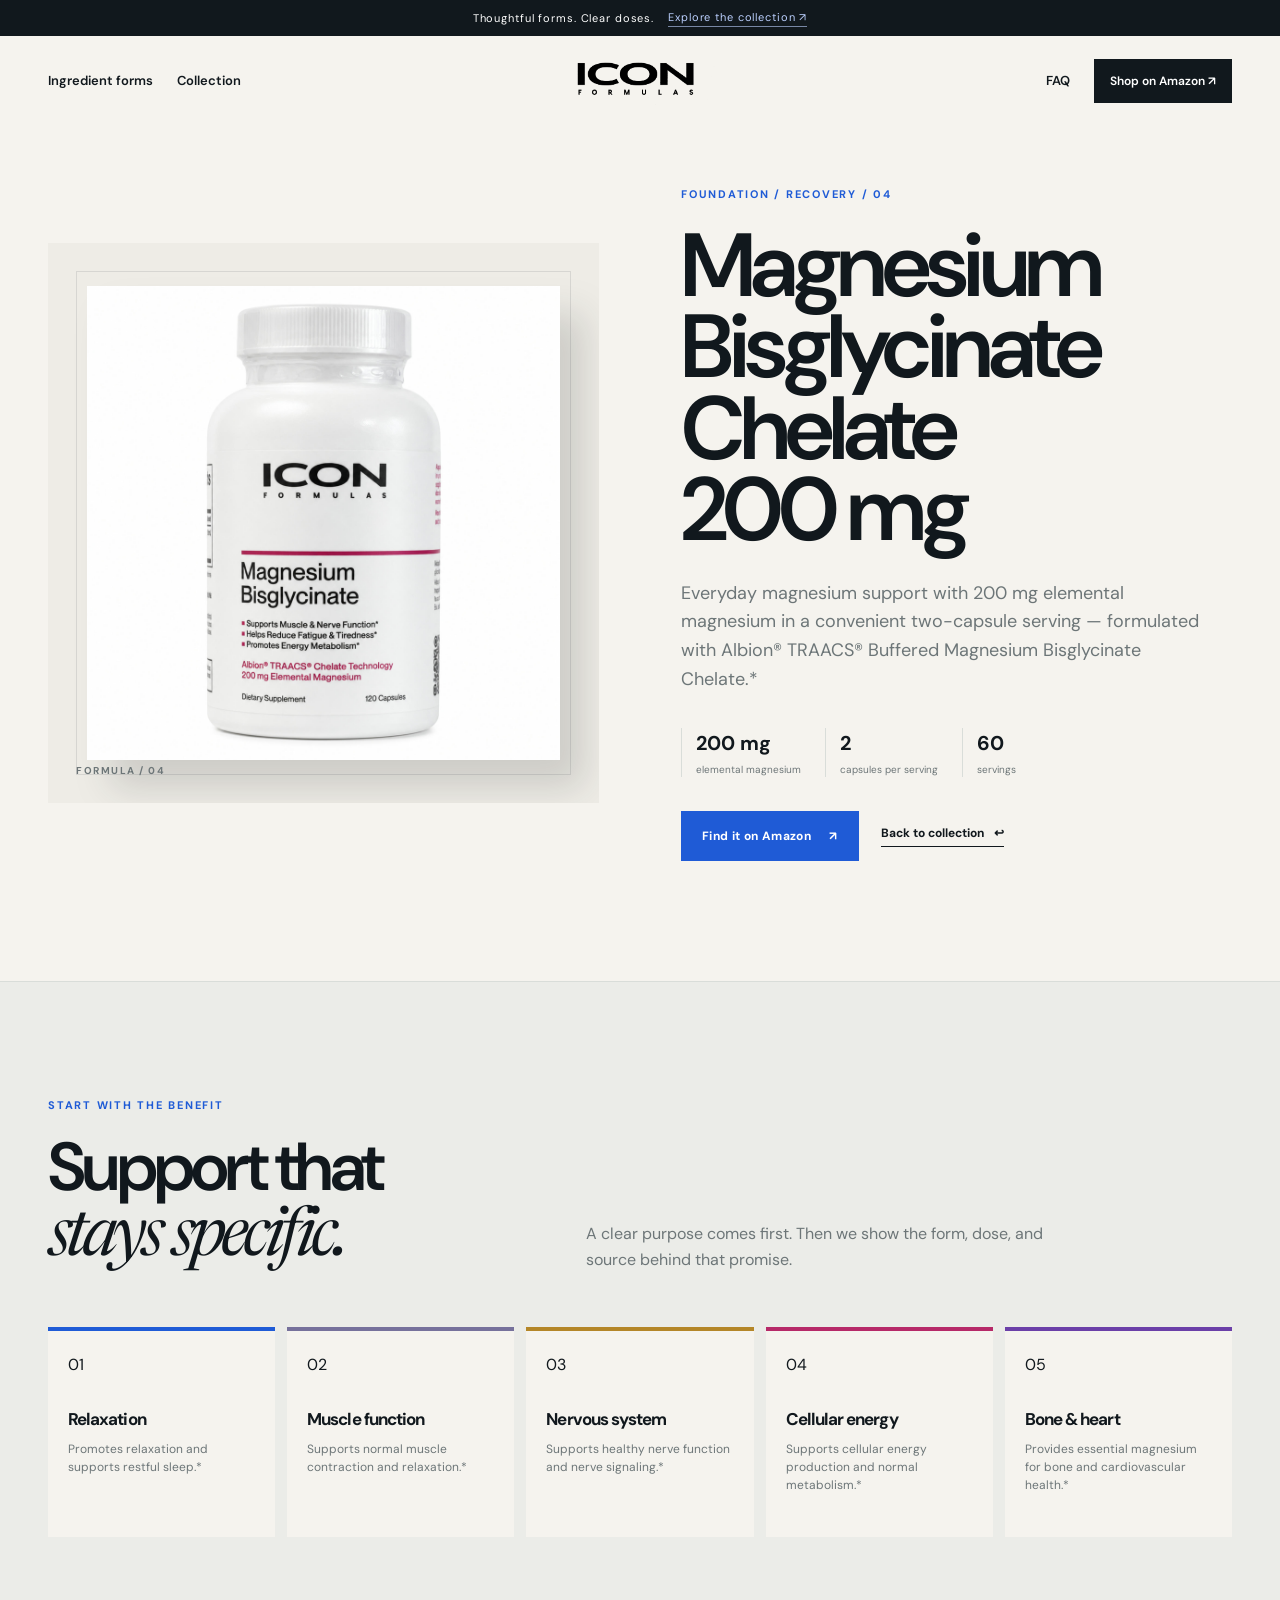
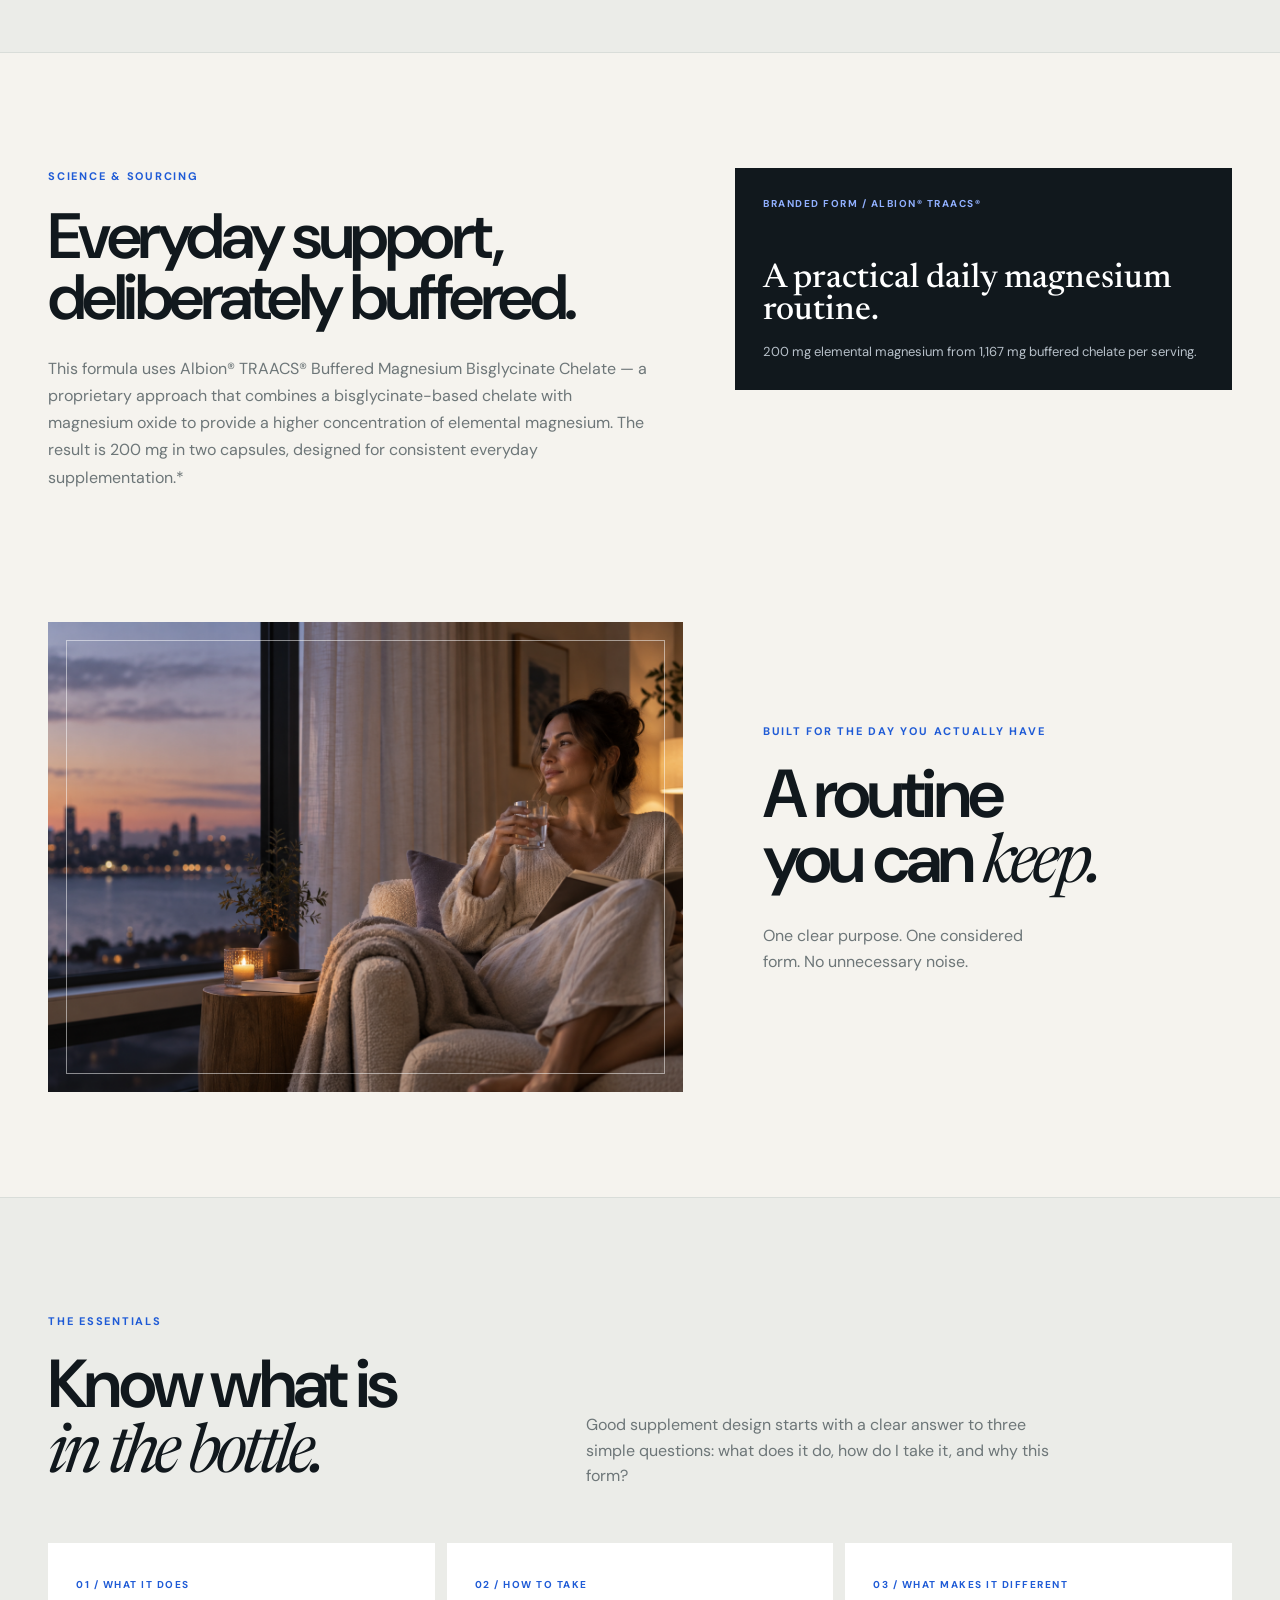
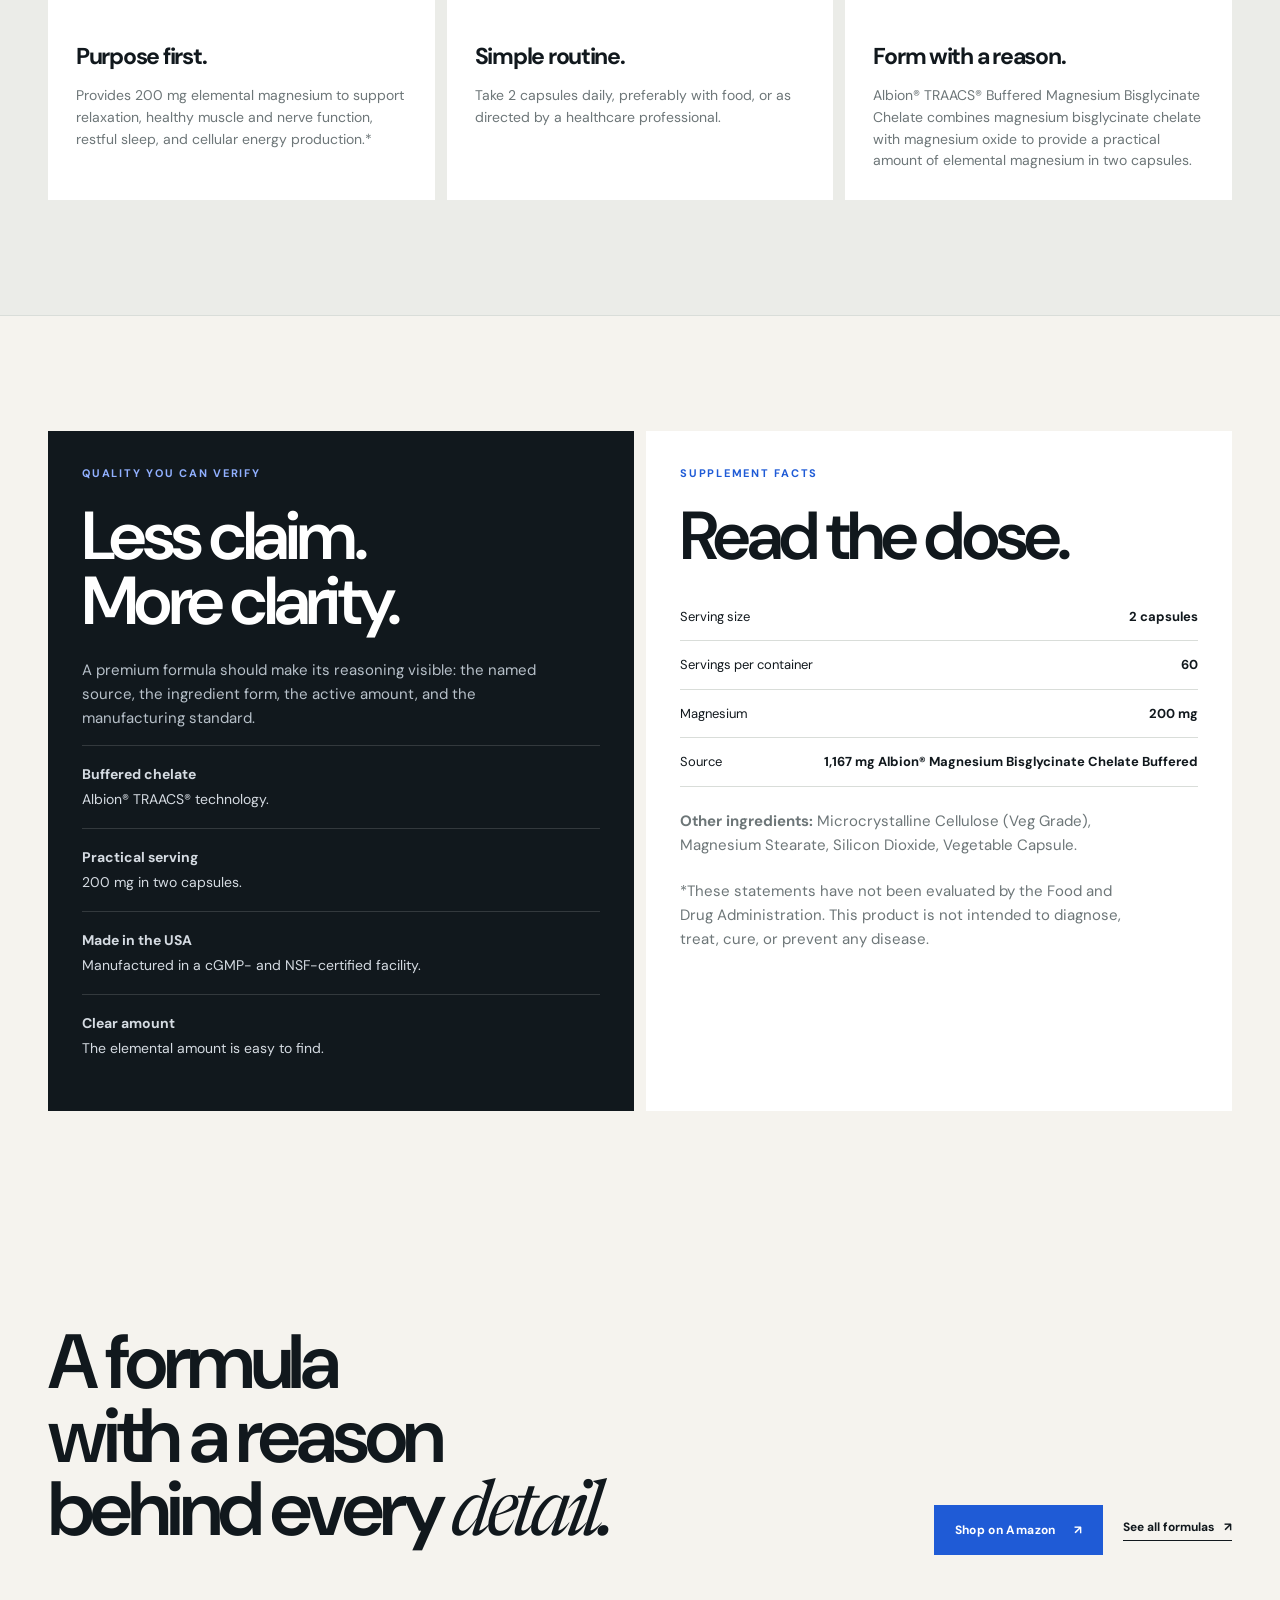
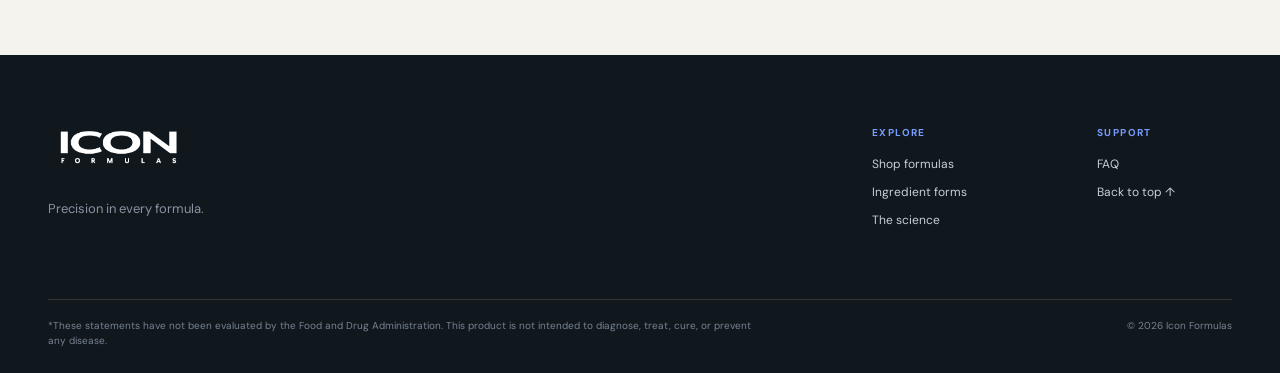
<file: products/magnesium-bisglycinate-200.html>
<!doctype html><html lang="en"><head><meta charset="utf-8"><meta name="viewport" content="width=device-width, initial-scale=1"><meta name="description" content="Albion TRAACS Buffered Magnesium Bisglycinate by Icon Formulas."><meta name="theme-color" content="#f5f3ee"><title>Magnesium Bisglycinate Chelate 200 mg — Icon Formulas</title><link rel="preconnect" href="https://fonts.googleapis.com"><link rel="preconnect" href="https://fonts.gstatic.com" crossorigin><link href="https://fonts.googleapis.com/css2?family=DM+Sans:wght@400;500;600;700&family=Newsreader:opsz,wght@6..72,400;6..72,500&display=swap" rel="stylesheet"><link rel="stylesheet" href="../styles.css"><link rel="stylesheet" href="../accessibility.css"><link rel="stylesheet" href="../interactions.css"><link rel="stylesheet" href="../product-pages.css"></head><body class="product-page" data-product-page="magnesium200"><a class="skip-link" href="#main-content">Skip to main content</a><div class="announcement"><span>Thoughtful forms. Clear doses.</span><a href="../index.html#products">Explore the collection <span aria-hidden="true">↗</span></a></div><header class="site-header" id="top"><a class="brand" href="../index.html#top" aria-label="Icon Formulas home"><img class="brand__logo" src="../assets/logo.png" alt="ICON FORMULAS" width="2173" height="756"></a><button class="menu-toggle" type="button" aria-expanded="false" aria-controls="site-nav"><span></span><span></span><span></span><span class="sr-only">Open menu</span></button><nav class="site-nav" id="site-nav" aria-label="Main navigation"><a href="../index.html#ingredients">Ingredient forms</a><a href="../index.html#products">Collection</a><a href="../index.html#faq">FAQ</a><a class="nav-cta" href="#amazon">Shop on Amazon ↗</a></nav></header><main id="main-content"><section class="product-hero section-shell"><div class="product-hero__media"><img id="product-image" src="../assets/magnesium-bisglycinate-200.jpg" alt="" width="2048" height="2048"><span id="product-hero-index"></span></div><div class="product-hero__copy"><div class="section-kicker" id="product-kicker"></div><h1 id="product-title"></h1><p class="product-hero__lede" id="product-description"></p><div class="product-hero__stats" id="product-stats"></div><div class="product-hero__actions"><a class="button button--primary" id="product-amazon" href="#" target="_blank" rel="noopener">Find it on Amazon <span aria-hidden="true">↗</span></a><a class="text-link" href="../index.html#products">Back to collection <span aria-hidden="true">↩</span></a></div></div></section><section class="product-page__section product-page__section--soft"><div class="section-shell"><div class="product-page__section-head"><div><div class="section-kicker">The essentials</div><h2>Know what is<br><em>in the bottle.</em></h2></div><p>Good supplement design starts with a clear answer to three simple questions: what does it do, how do I take it, and why this form?</p></div><div class="essentials-grid"><article class="essential-card"><span>01 / What it does</span><h3>Purpose first.</h3><p id="product-what"></p></article><article class="essential-card"><span>02 / How to take</span><h3>Simple routine.</h3><p id="product-take"></p></article><article class="essential-card"><span>03 / What makes it different</span><h3>Form with a reason.</h3><p id="product-difference"></p></article></div></div></section><section class="product-page__section"><div class="section-shell form-story"><div class="form-story__copy"><div class="section-kicker">Why we chose this form</div><h2 id="form-title"></h2><p id="form-copy"></p></div><aside class="form-story__note"><span id="form-note-label"></span><strong id="form-note-title"></strong><p id="form-note-text"></p></aside></div><div class="section-shell mechanism-card" id="mechanism-card"><div><span>CALCIUM</span><strong>↓</strong><p>Vitamin K2 activates calcium-regulating proteins.</p></div><div><span>OSTEOCALCIN</span><b>Bone health</b></div><div><span>MGP</span><b>Cardiovascular health</b></div></div></section><section class="product-page__section product-page__section--soft"><div class="section-shell"><div class="product-page__section-head"><div><div class="section-kicker">Benefits</div><h2>Support that<br><em>stays specific.</em></h2></div><p>Structure-function language kept close to the ingredient, the amount, and the intended role in a healthy routine.</p></div><div class="benefit-grid" id="benefit-grid"></div></div></section><section class="product-page__section"><div class="section-shell quality-grid"><div class="quality-panel quality-panel--dark"><div class="section-kicker section-kicker--light">Quality you can verify</div><h2>Less claim.<br>More clarity.</h2><p>We name the source, the form, and the amount so the product can be evaluated before it becomes part of your routine.</p><ul class="quality-list" id="quality-list"></ul></div><div class="quality-panel"><div class="section-kicker">Supplement facts</div><h2>Read the dose.</h2><table class="facts-table"><tbody id="facts-table"></tbody></table><p class="facts-note"><strong>Other ingredients:</strong> <span id="ingredients"></span></p><p class="facts-note" id="product-warning"></p><p class="facts-note">*These statements have not been evaluated by the Food and Drug Administration. This product is not intended to diagnose, treat, cure, or prevent any disease.</p></div></div></section><section class="product-cta section-shell"><h2>A formula with a reason<br>behind every <em>detail.</em></h2><div class="product-cta__actions"><a class="button button--primary" id="product-amazon-bottom" href="#" target="_blank" rel="noopener">Shop on Amazon <span aria-hidden="true">↗</span></a><a class="text-link" href="../index.html#products">See all formulas <span aria-hidden="true">↗</span></a></div></section></main><footer class="site-footer"><div class="site-footer__top section-shell"><div class="footer-brand"><img class="footer-brand__logo" src="../assets/logo-white.png" alt="ICON FORMULAS" width="2173" height="756"><p>Precision in every formula.</p></div><div class="footer-links"><div><span>Explore</span><a href="../index.html#products">Shop formulas</a><a href="../index.html#ingredients">Ingredient forms</a><a href="../index.html#science">The science</a></div><div><span>Support</span><a href="../index.html#faq">FAQ</a><a href="#top">Back to top ↑</a></div></div></div><div class="site-footer__bottom section-shell"><p>*These statements have not been evaluated by the Food and Drug Administration. This product is not intended to diagnose, treat, cure, or prevent any disease.</p><span>© 2026 Icon Formulas</span></div></footer><script src="../script.js"></script><script src="../product-pages.js"></script><script>document.querySelector('#product-amazon-bottom').href=document.querySelector('#product-amazon').href;</script></body></html>
</file>
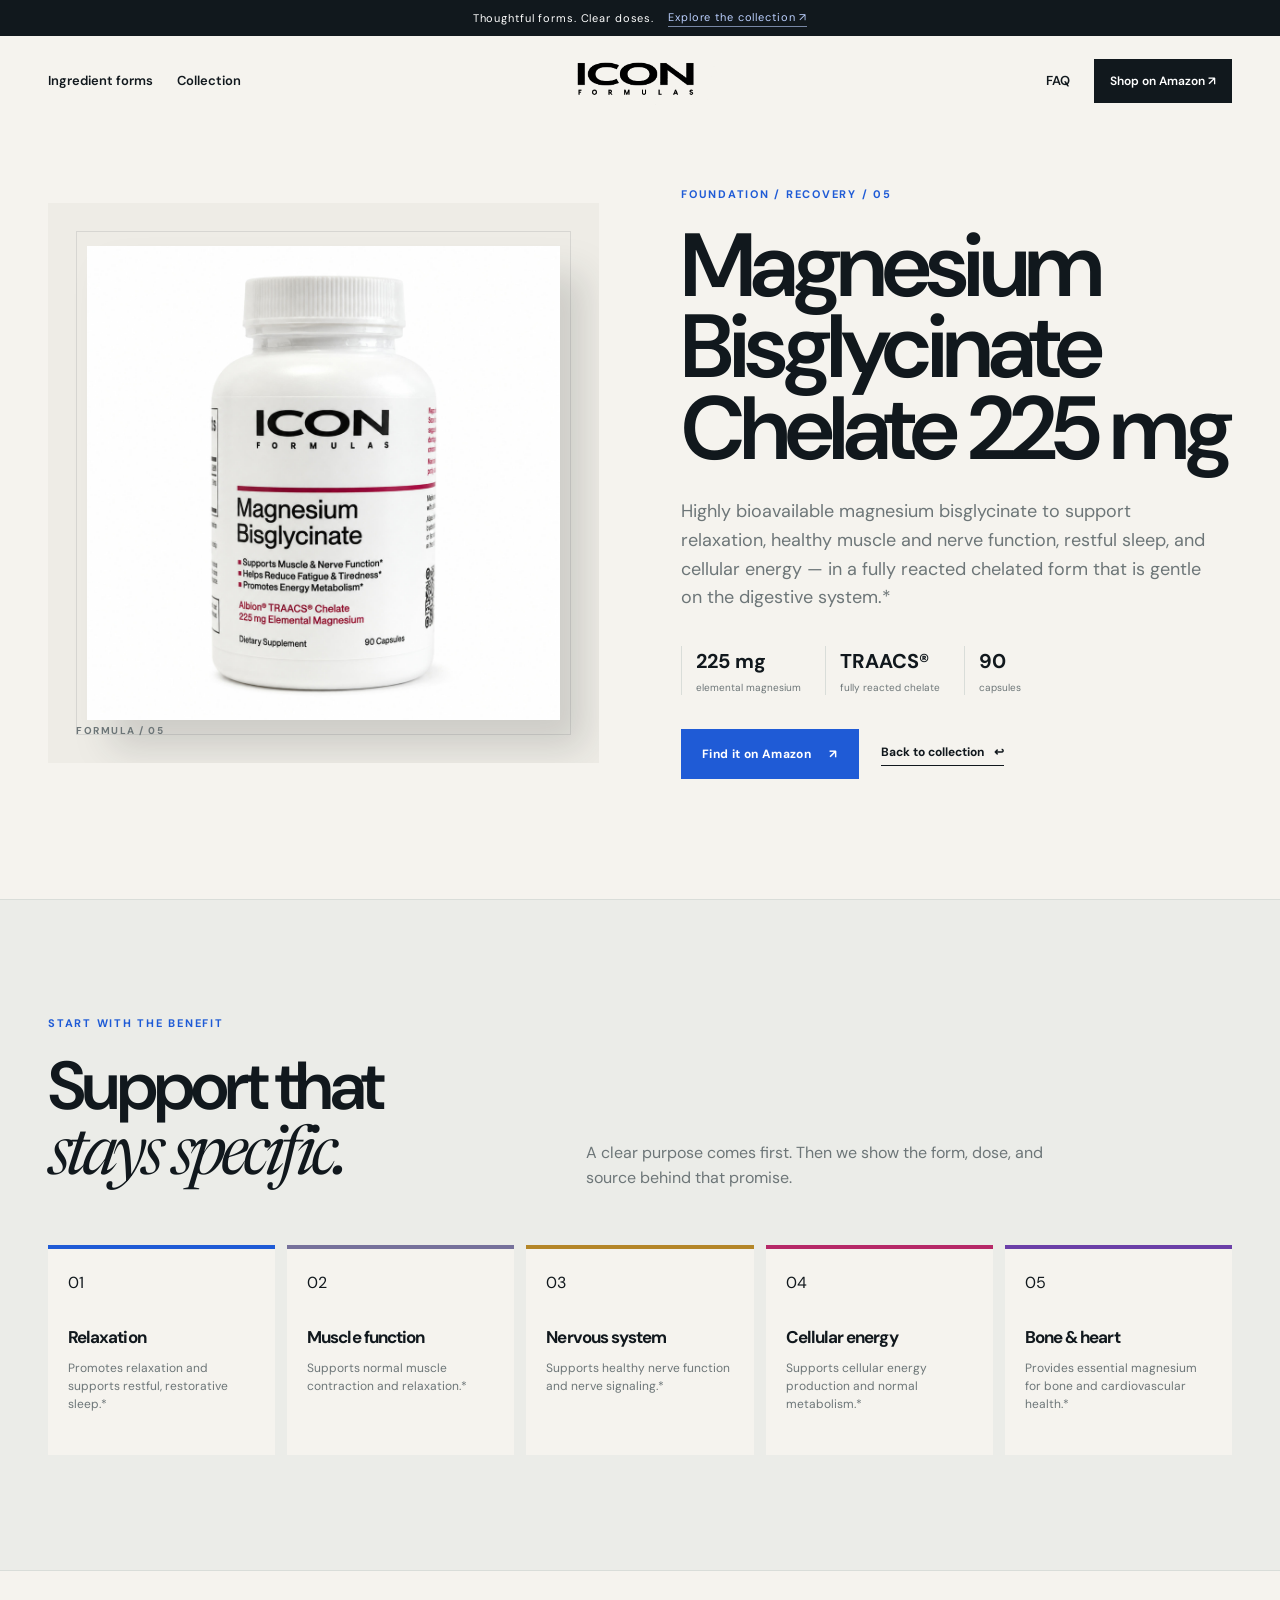
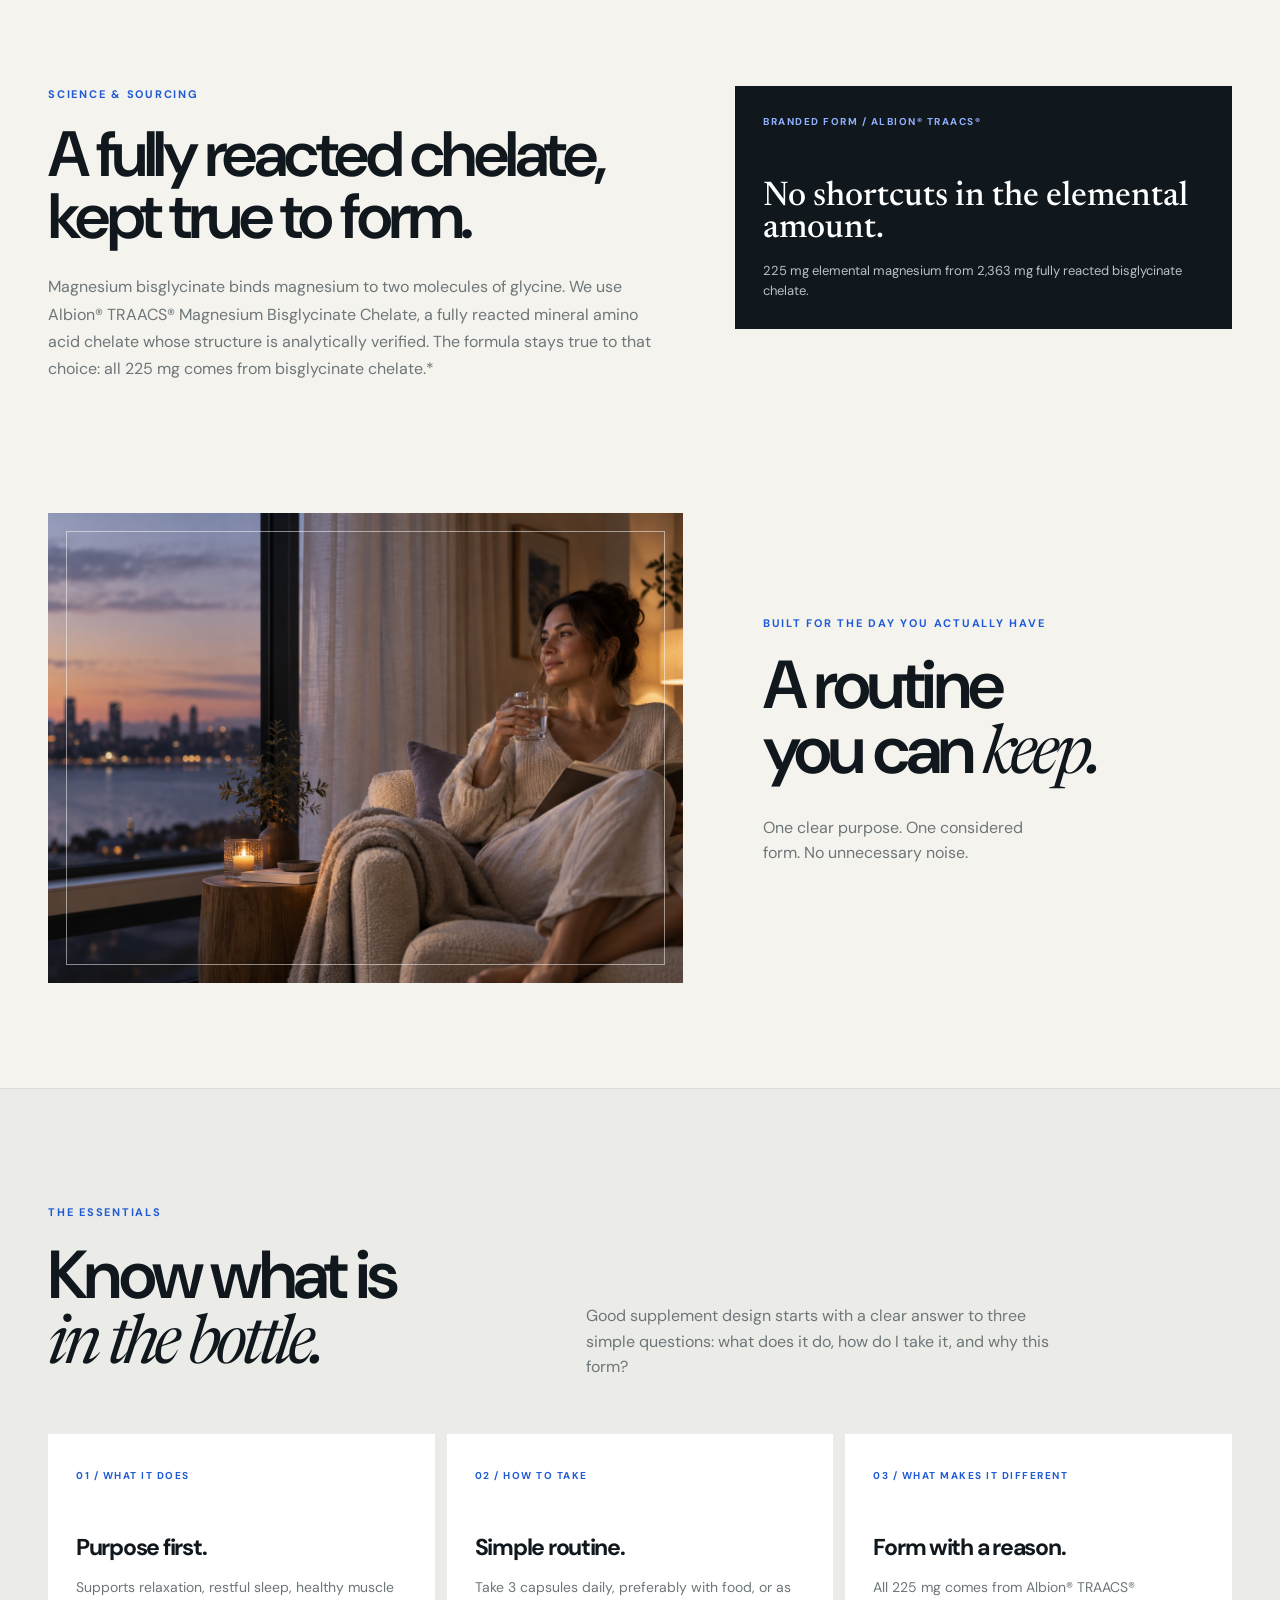
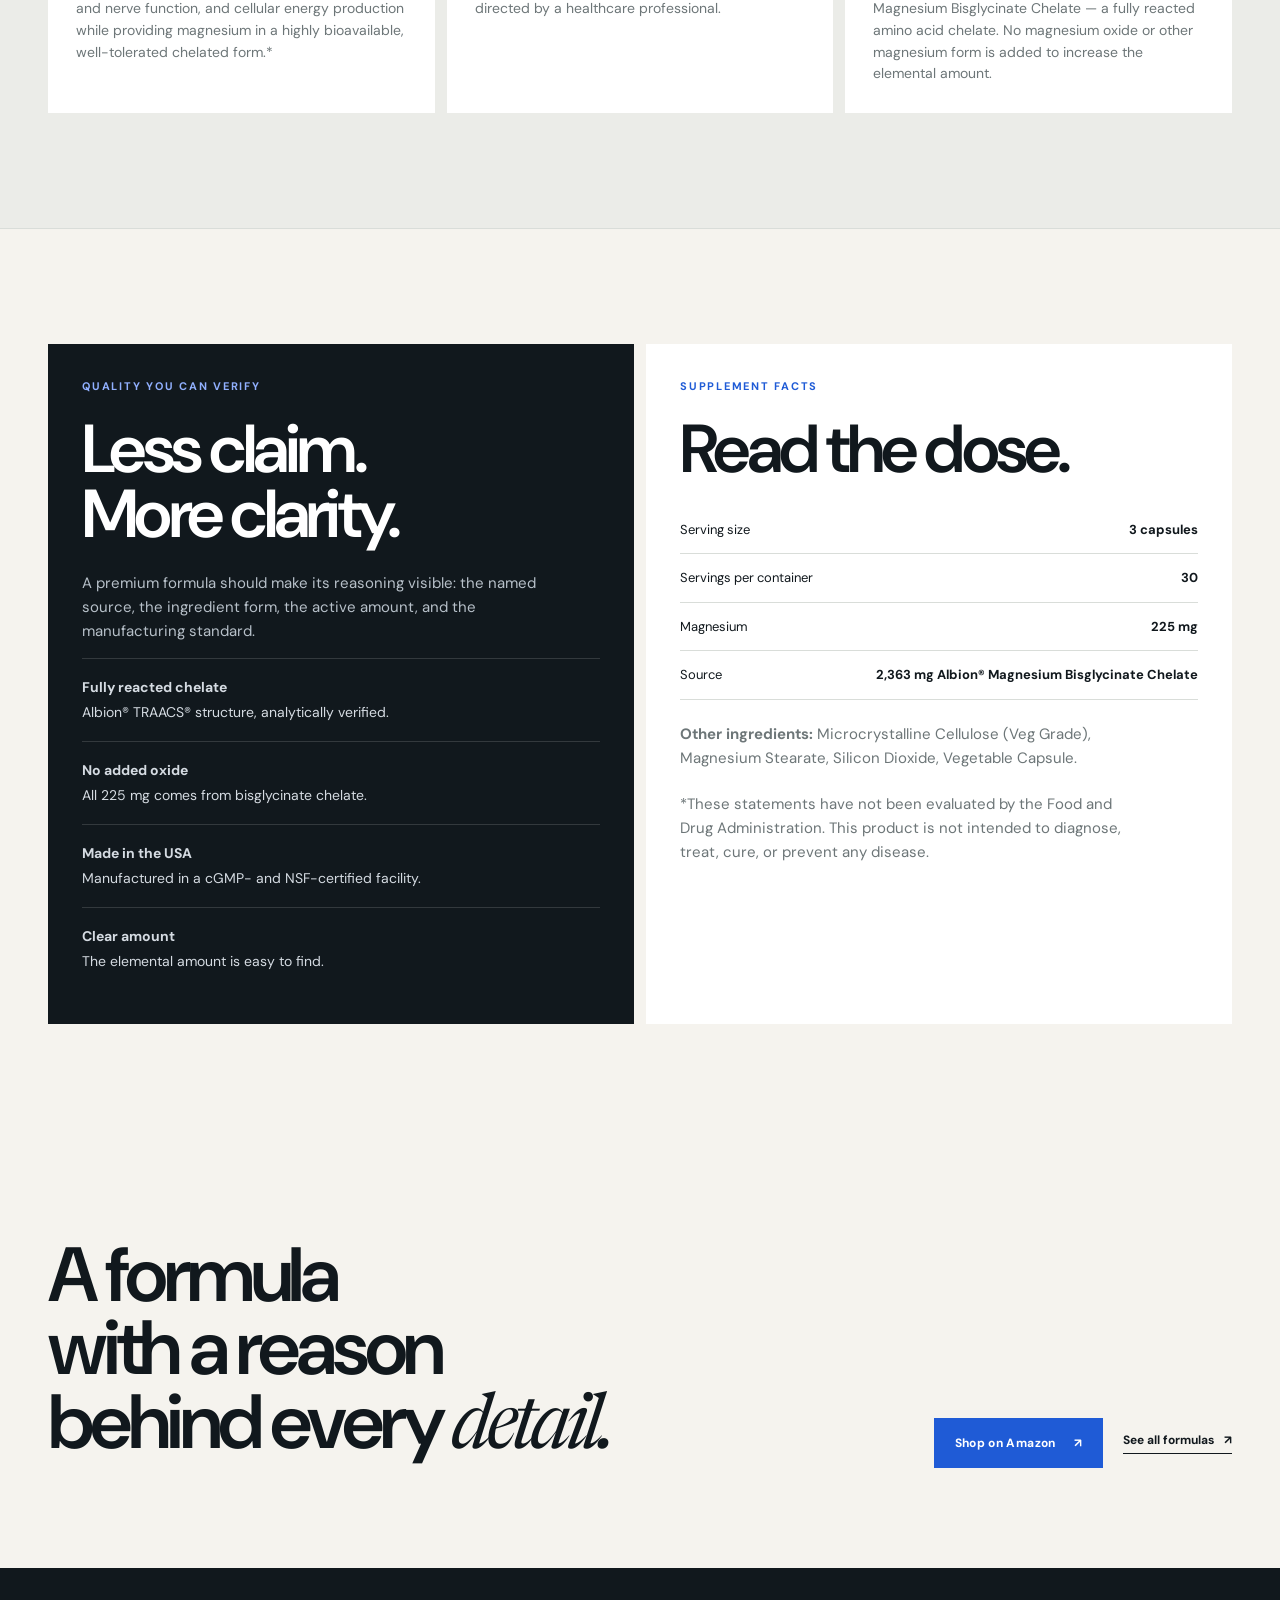
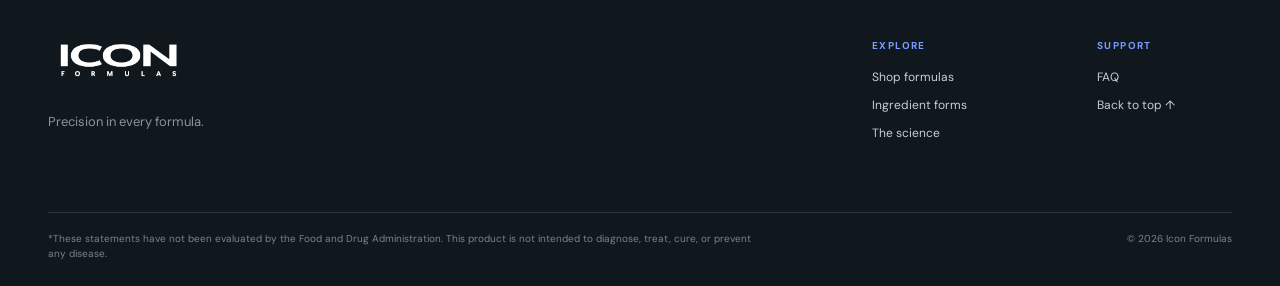
<file: products/magnesium-bisglycinate-225.html>
<!doctype html><html lang="en"><head><meta charset="utf-8"><meta name="viewport" content="width=device-width, initial-scale=1"><meta name="description" content="Fully reacted Albion TRAACS Magnesium Bisglycinate by Icon Formulas."><meta name="theme-color" content="#f5f3ee"><title>Magnesium Bisglycinate Chelate 225 mg — Icon Formulas</title><link rel="preconnect" href="https://fonts.googleapis.com"><link rel="preconnect" href="https://fonts.gstatic.com" crossorigin><link href="https://fonts.googleapis.com/css2?family=DM+Sans:wght@400;500;600;700&family=Newsreader:opsz,wght@6..72,400;6..72,500&display=swap" rel="stylesheet"><link rel="stylesheet" href="../styles.css"><link rel="stylesheet" href="../accessibility.css"><link rel="stylesheet" href="../interactions.css"><link rel="stylesheet" href="../product-pages.css"></head><body class="product-page" data-product-page="magnesium225"><a class="skip-link" href="#main-content">Skip to main content</a><div class="announcement"><span>Thoughtful forms. Clear doses.</span><a href="../index.html#products">Explore the collection <span aria-hidden="true">↗</span></a></div><header class="site-header" id="top"><a class="brand" href="../index.html#top" aria-label="Icon Formulas home"><img class="brand__logo" src="../assets/logo.png" alt="ICON FORMULAS" width="2173" height="756"></a><button class="menu-toggle" type="button" aria-expanded="false" aria-controls="site-nav"><span></span><span></span><span></span><span class="sr-only">Open menu</span></button><nav class="site-nav" id="site-nav" aria-label="Main navigation"><a href="../index.html#ingredients">Ingredient forms</a><a href="../index.html#products">Collection</a><a href="../index.html#faq">FAQ</a><a class="nav-cta" href="#amazon">Shop on Amazon ↗</a></nav></header><main id="main-content"><section class="product-hero section-shell"><div class="product-hero__media"><img id="product-image" src="../assets/magnesium-bisglycinate-225.jpg" alt="" width="2048" height="2048"><span id="product-hero-index"></span></div><div class="product-hero__copy"><div class="section-kicker" id="product-kicker"></div><h1 id="product-title"></h1><p class="product-hero__lede" id="product-description"></p><div class="product-hero__stats" id="product-stats"></div><div class="product-hero__actions"><a class="button button--primary" id="product-amazon" href="#" target="_blank" rel="noopener">Find it on Amazon <span aria-hidden="true">↗</span></a><a class="text-link" href="../index.html#products">Back to collection <span aria-hidden="true">↩</span></a></div></div></section><section class="product-page__section product-page__section--soft"><div class="section-shell"><div class="product-page__section-head"><div><div class="section-kicker">The essentials</div><h2>Know what is<br><em>in the bottle.</em></h2></div><p>Good supplement design starts with a clear answer to three simple questions: what does it do, how do I take it, and why this form?</p></div><div class="essentials-grid"><article class="essential-card"><span>01 / What it does</span><h3>Purpose first.</h3><p id="product-what"></p></article><article class="essential-card"><span>02 / How to take</span><h3>Simple routine.</h3><p id="product-take"></p></article><article class="essential-card"><span>03 / What makes it different</span><h3>Form with a reason.</h3><p id="product-difference"></p></article></div></div></section><section class="product-page__section"><div class="section-shell form-story"><div class="form-story__copy"><div class="section-kicker">Why we chose this form</div><h2 id="form-title"></h2><p id="form-copy"></p></div><aside class="form-story__note"><span id="form-note-label"></span><strong id="form-note-title"></strong><p id="form-note-text"></p></aside></div><div class="section-shell mechanism-card" id="mechanism-card"><div><span>CALCIUM</span><strong>↓</strong><p>Vitamin K2 activates calcium-regulating proteins.</p></div><div><span>OSTEOCALCIN</span><b>Bone health</b></div><div><span>MGP</span><b>Cardiovascular health</b></div></div></section><section class="product-page__section product-page__section--soft"><div class="section-shell"><div class="product-page__section-head"><div><div class="section-kicker">Benefits</div><h2>Support that<br><em>stays specific.</em></h2></div><p>Structure-function language kept close to the ingredient, the amount, and the intended role in a healthy routine.</p></div><div class="benefit-grid" id="benefit-grid"></div></div></section><section class="product-page__section"><div class="section-shell quality-grid"><div class="quality-panel quality-panel--dark"><div class="section-kicker section-kicker--light">Quality you can verify</div><h2>Less claim.<br>More clarity.</h2><p>We name the source, the form, and the amount so the product can be evaluated before it becomes part of your routine.</p><ul class="quality-list" id="quality-list"></ul></div><div class="quality-panel"><div class="section-kicker">Supplement facts</div><h2>Read the dose.</h2><table class="facts-table"><tbody id="facts-table"></tbody></table><p class="facts-note"><strong>Other ingredients:</strong> <span id="ingredients"></span></p><p class="facts-note" id="product-warning"></p><p class="facts-note">*These statements have not been evaluated by the Food and Drug Administration. This product is not intended to diagnose, treat, cure, or prevent any disease.</p></div></div></section><section class="product-cta section-shell"><h2>A formula with a reason<br>behind every <em>detail.</em></h2><div class="product-cta__actions"><a class="button button--primary" id="product-amazon-bottom" href="#" target="_blank" rel="noopener">Shop on Amazon <span aria-hidden="true">↗</span></a><a class="text-link" href="../index.html#products">See all formulas <span aria-hidden="true">↗</span></a></div></section></main><footer class="site-footer"><div class="site-footer__top section-shell"><div class="footer-brand"><img class="footer-brand__logo" src="../assets/logo-white.png" alt="ICON FORMULAS" width="2173" height="756"><p>Precision in every formula.</p></div><div class="footer-links"><div><span>Explore</span><a href="../index.html#products">Shop formulas</a><a href="../index.html#ingredients">Ingredient forms</a><a href="../index.html#science">The science</a></div><div><span>Support</span><a href="../index.html#faq">FAQ</a><a href="#top">Back to top ↑</a></div></div></div><div class="site-footer__bottom section-shell"><p>*These statements have not been evaluated by the Food and Drug Administration. This product is not intended to diagnose, treat, cure, or prevent any disease.</p><span>© 2026 Icon Formulas</span></div></footer><script src="../script.js"></script><script src="../product-pages.js"></script><script>document.querySelector('#product-amazon-bottom').href=document.querySelector('#product-amazon').href;</script></body></html>
</file>
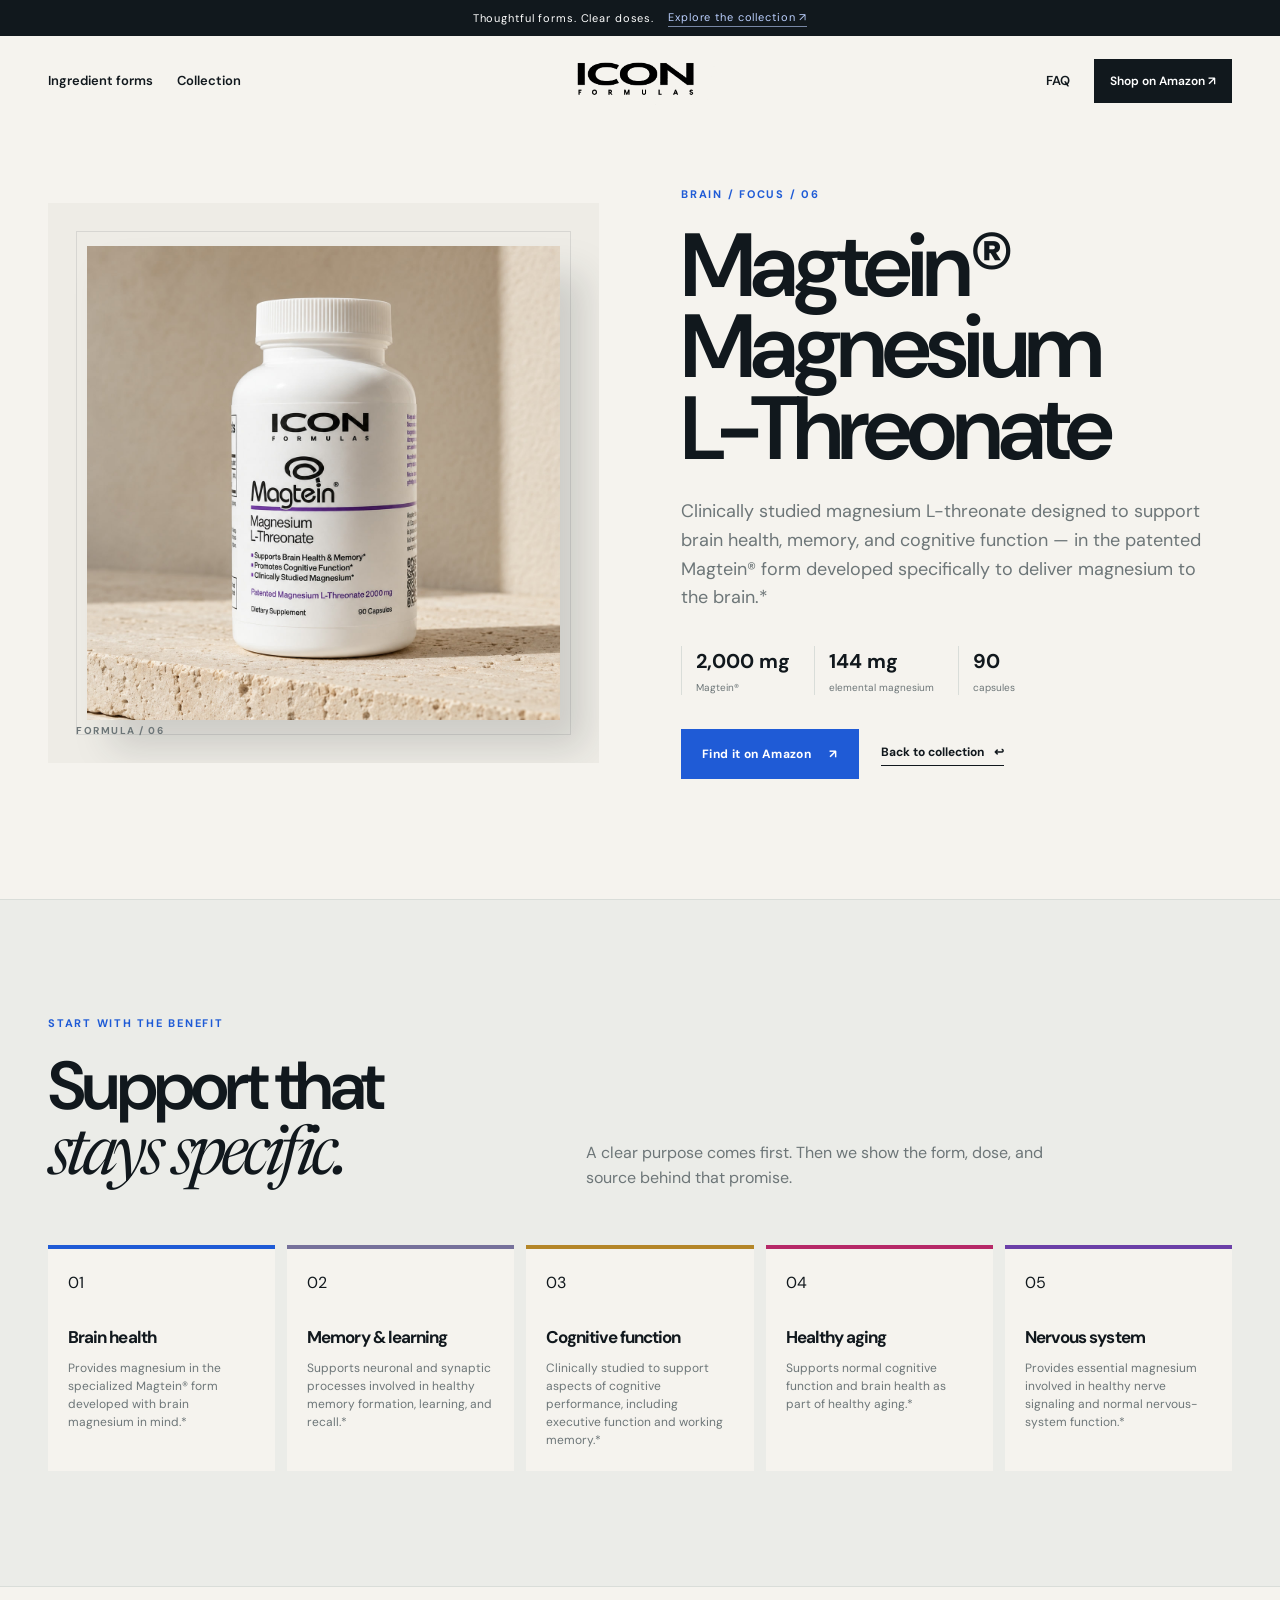
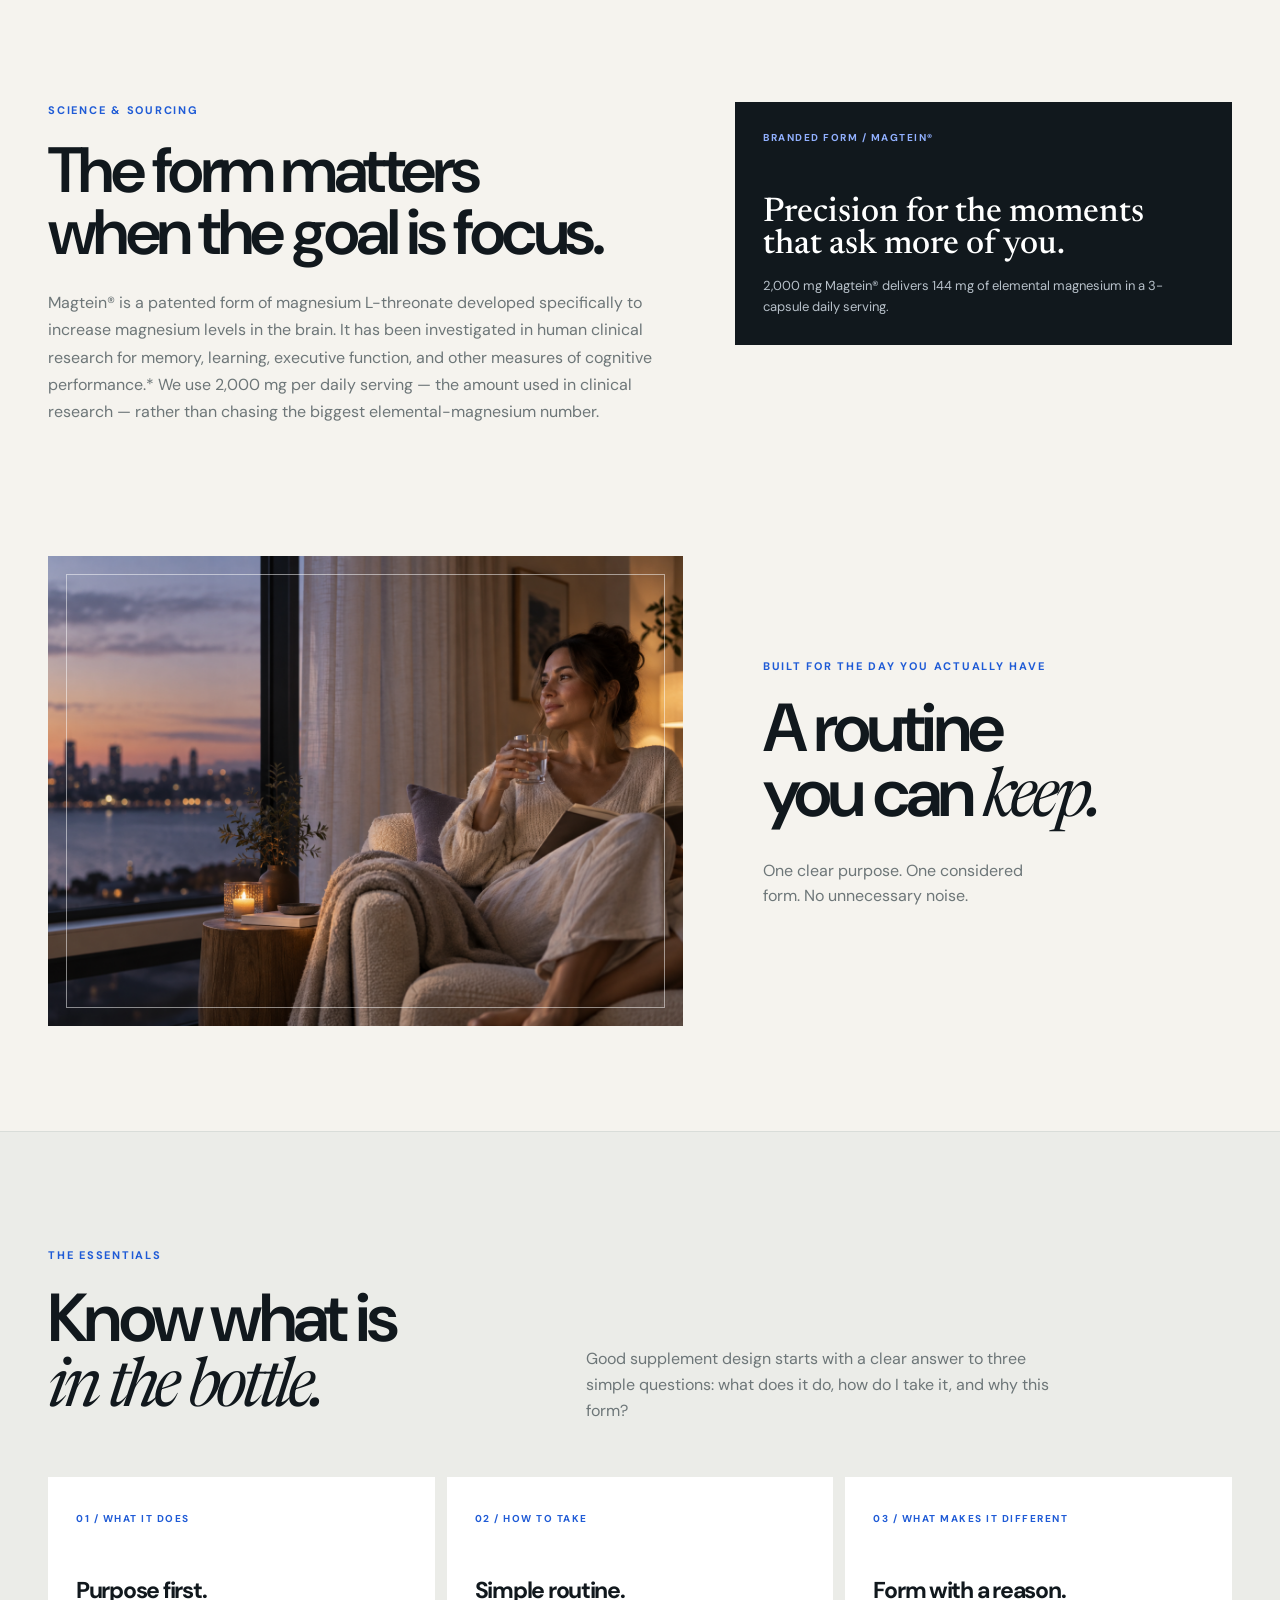
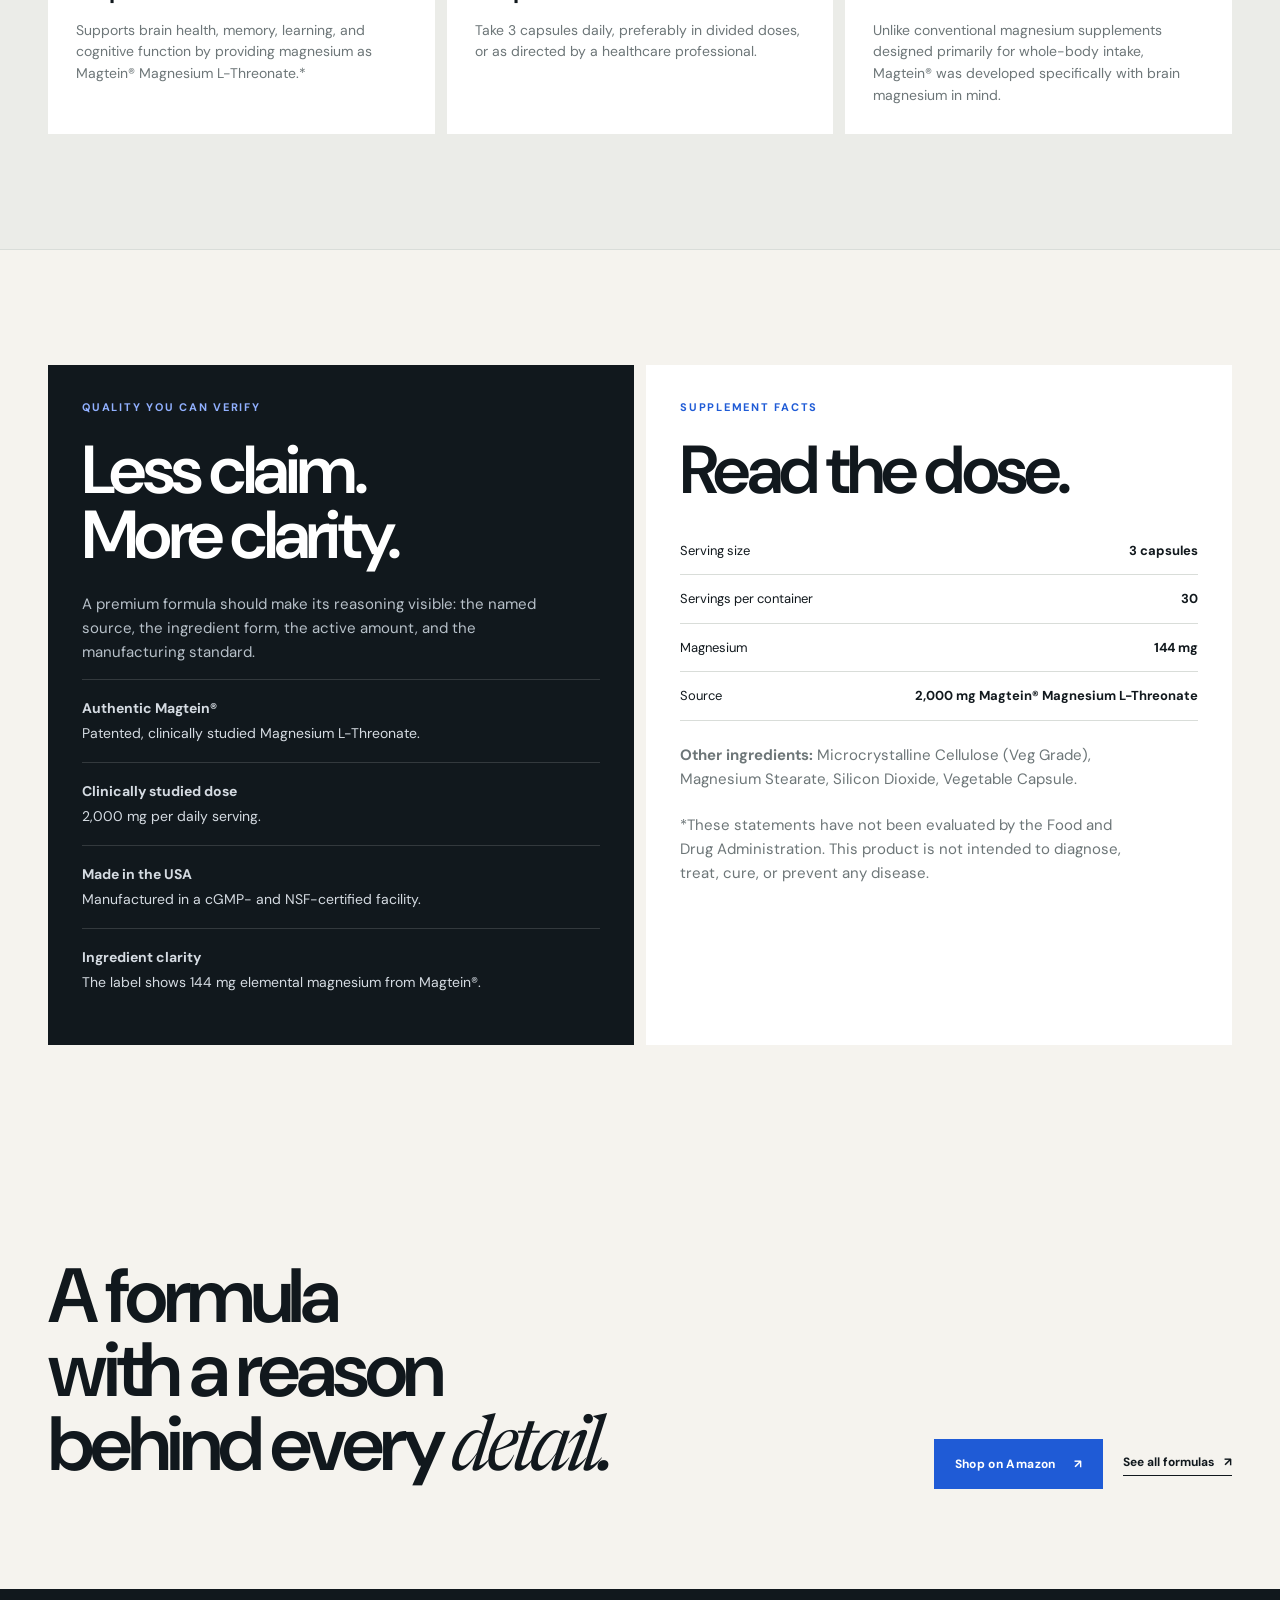
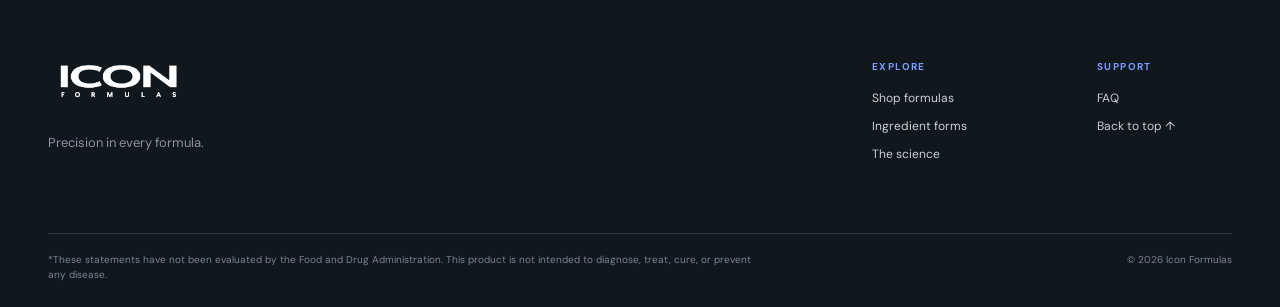
<file: products/magnesium-l-threonate.html>
<!doctype html><html lang="en"><head><meta charset="utf-8"><meta name="viewport" content="width=device-width, initial-scale=1"><meta name="description" content="Magtein Magnesium L-Threonate by Icon Formulas."><meta name="theme-color" content="#f5f3ee"><title>Magtein® Magnesium L-Threonate — Icon Formulas</title><link rel="preconnect" href="https://fonts.googleapis.com"><link rel="preconnect" href="https://fonts.gstatic.com" crossorigin><link href="https://fonts.googleapis.com/css2?family=DM+Sans:wght@400;500;600;700&family=Newsreader:opsz,wght@6..72,400;6..72,500&display=swap" rel="stylesheet"><link rel="stylesheet" href="../styles.css"><link rel="stylesheet" href="../accessibility.css"><link rel="stylesheet" href="../interactions.css"><link rel="stylesheet" href="../product-pages.css"></head><body class="product-page" data-product-page="magtein"><a class="skip-link" href="#main-content">Skip to main content</a><div class="announcement"><span>Thoughtful forms. Clear doses.</span><a href="../index.html#products">Explore the collection <span aria-hidden="true">↗</span></a></div><header class="site-header" id="top"><a class="brand" href="../index.html#top" aria-label="Icon Formulas home"><img class="brand__logo" src="../assets/logo.png" alt="ICON FORMULAS" width="2173" height="756"></a><button class="menu-toggle" type="button" aria-expanded="false" aria-controls="site-nav"><span></span><span></span><span></span><span class="sr-only">Open menu</span></button><nav class="site-nav" id="site-nav" aria-label="Main navigation"><a href="../index.html#ingredients">Ingredient forms</a><a href="../index.html#products">Collection</a><a href="../index.html#faq">FAQ</a><a class="nav-cta" href="#amazon">Shop on Amazon ↗</a></nav></header><main id="main-content"><section class="product-hero section-shell"><div class="product-hero__media"><img id="product-image" src="../assets/magnesium-l-threonate-hero-v2.jpg" alt="" width="1254" height="1254"><span id="product-hero-index"></span></div><div class="product-hero__copy"><div class="section-kicker" id="product-kicker"></div><h1 id="product-title"></h1><p class="product-hero__lede" id="product-description"></p><div class="product-hero__stats" id="product-stats"></div><div class="product-hero__actions"><a class="button button--primary" id="product-amazon" href="#" target="_blank" rel="noopener">Find it on Amazon <span aria-hidden="true">↗</span></a><a class="text-link" href="../index.html#products">Back to collection <span aria-hidden="true">↩</span></a></div></div></section><section class="product-page__section product-page__section--soft"><div class="section-shell"><div class="product-page__section-head"><div><div class="section-kicker">The essentials</div><h2>Know what is<br><em>in the bottle.</em></h2></div><p>Good supplement design starts with a clear answer to three simple questions: what does it do, how do I take it, and why this form?</p></div><div class="essentials-grid"><article class="essential-card"><span>01 / What it does</span><h3>Purpose first.</h3><p id="product-what"></p></article><article class="essential-card"><span>02 / How to take</span><h3>Simple routine.</h3><p id="product-take"></p></article><article class="essential-card"><span>03 / What makes it different</span><h3>Form with a reason.</h3><p id="product-difference"></p></article></div></div></section><section class="product-page__section"><div class="section-shell form-story"><div class="form-story__copy"><div class="section-kicker">Why we chose this form</div><h2 id="form-title"></h2><p id="form-copy"></p></div><aside class="form-story__note"><span id="form-note-label"></span><strong id="form-note-title"></strong><p id="form-note-text"></p></aside></div><div class="section-shell mechanism-card" id="mechanism-card"><div><span>CALCIUM</span><strong>↓</strong><p>Vitamin K2 activates calcium-regulating proteins.</p></div><div><span>OSTEOCALCIN</span><b>Bone health</b></div><div><span>MGP</span><b>Cardiovascular health</b></div></div></section><section class="product-page__section product-page__section--soft"><div class="section-shell"><div class="product-page__section-head"><div><div class="section-kicker">Benefits</div><h2>Support that<br><em>stays specific.</em></h2></div><p>Structure-function language kept close to the ingredient, the amount, and the intended role in a healthy routine.</p></div><div class="benefit-grid" id="benefit-grid"></div></div></section><section class="product-page__section"><div class="section-shell quality-grid"><div class="quality-panel quality-panel--dark"><div class="section-kicker section-kicker--light">Quality you can verify</div><h2>Less claim.<br>More clarity.</h2><p>We name the source, the form, and the amount so the product can be evaluated before it becomes part of your routine.</p><ul class="quality-list" id="quality-list"></ul></div><div class="quality-panel"><div class="section-kicker">Supplement facts</div><h2>Read the dose.</h2><table class="facts-table"><tbody id="facts-table"></tbody></table><p class="facts-note"><strong>Other ingredients:</strong> <span id="ingredients"></span></p><p class="facts-note" id="product-warning"></p><p class="facts-note">*These statements have not been evaluated by the Food and Drug Administration. This product is not intended to diagnose, treat, cure, or prevent any disease.</p></div></div></section><section class="product-cta section-shell"><h2>A formula with a reason<br>behind every <em>detail.</em></h2><div class="product-cta__actions"><a class="button button--primary" id="product-amazon-bottom" href="#" target="_blank" rel="noopener">Shop on Amazon <span aria-hidden="true">↗</span></a><a class="text-link" href="../index.html#products">See all formulas <span aria-hidden="true">↗</span></a></div></section></main><footer class="site-footer"><div class="site-footer__top section-shell"><div class="footer-brand"><img class="footer-brand__logo" src="../assets/logo-white.png" alt="ICON FORMULAS" width="2173" height="756"><p>Precision in every formula.</p></div><div class="footer-links"><div><span>Explore</span><a href="../index.html#products">Shop formulas</a><a href="../index.html#ingredients">Ingredient forms</a><a href="../index.html#science">The science</a></div><div><span>Support</span><a href="../index.html#faq">FAQ</a><a href="#top">Back to top ↑</a></div></div></div><div class="site-footer__bottom section-shell"><p>*These statements have not been evaluated by the Food and Drug Administration. This product is not intended to diagnose, treat, cure, or prevent any disease.</p><span>© 2026 Icon Formulas</span></div></footer><script src="../script.js"></script><script src="../product-pages.js"></script><script>document.querySelector('#product-amazon-bottom').href=document.querySelector('#product-amazon').href;</script></body></html>
</file>
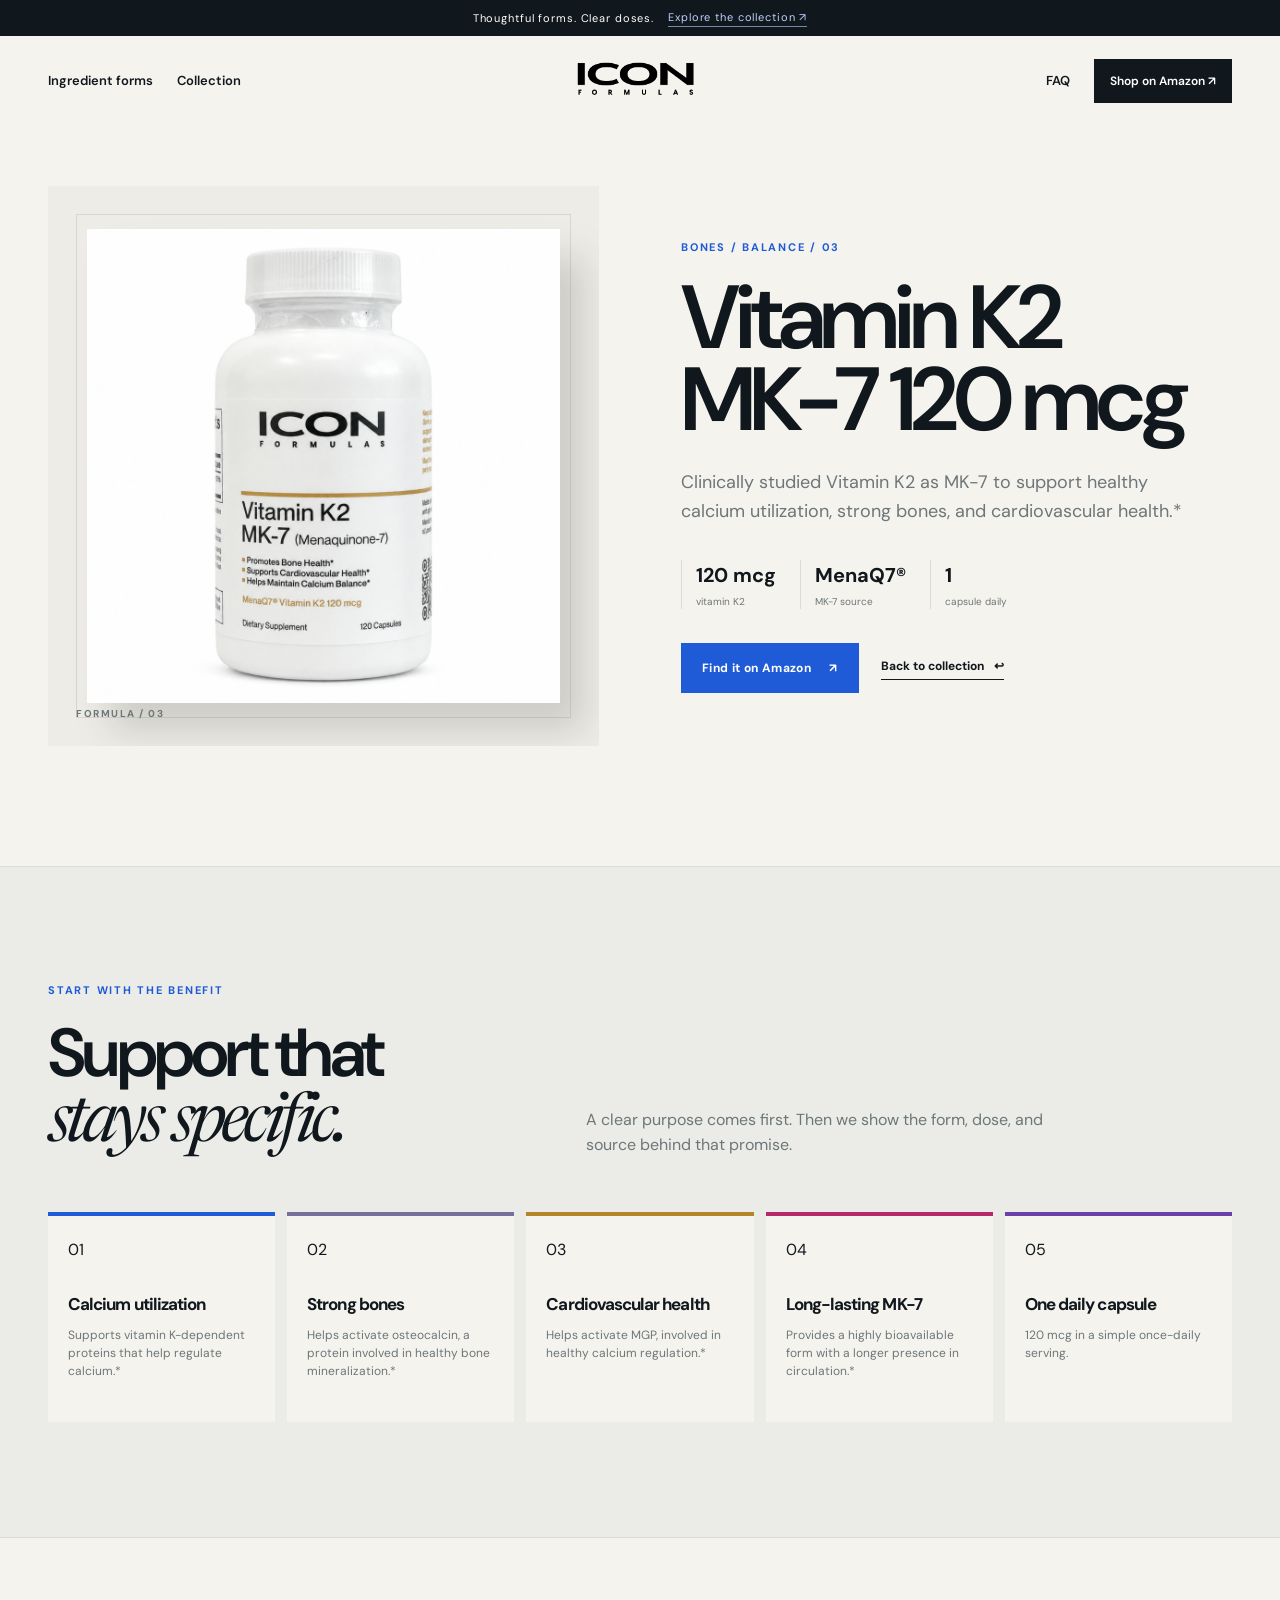
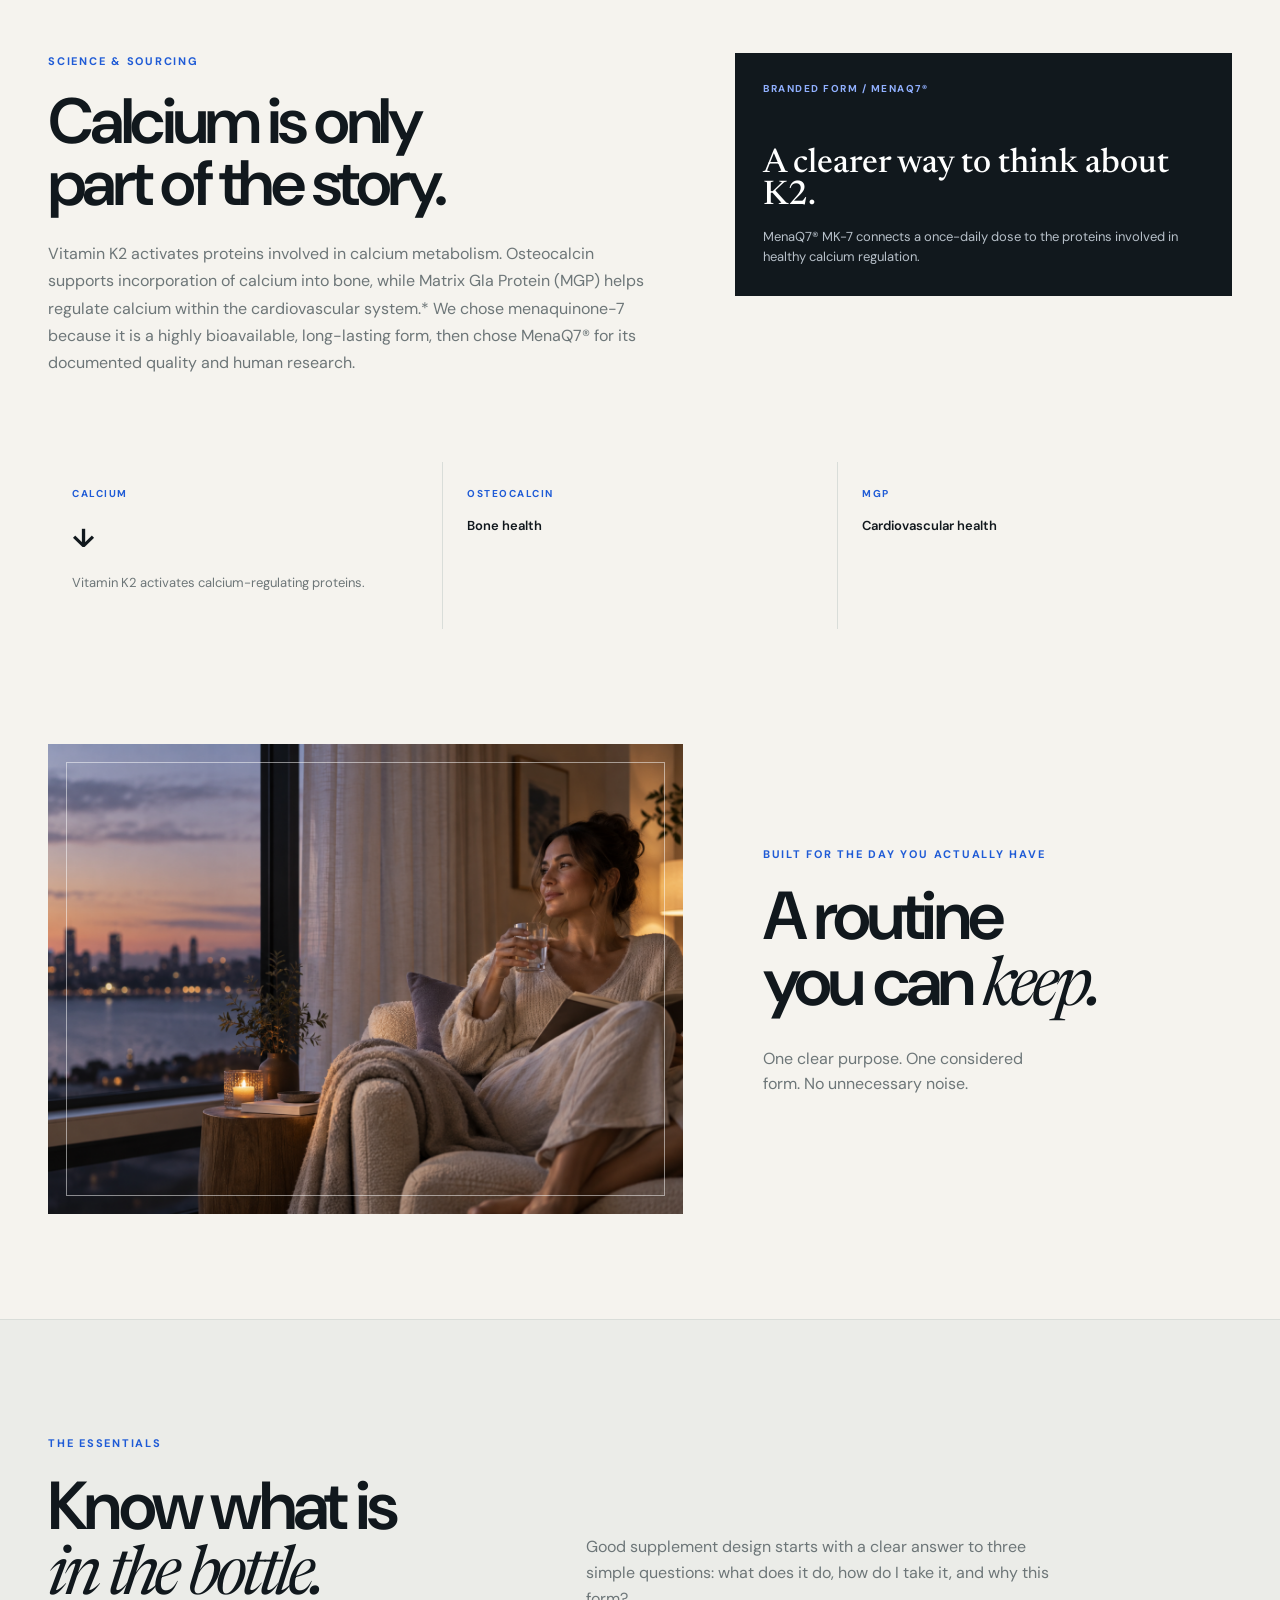
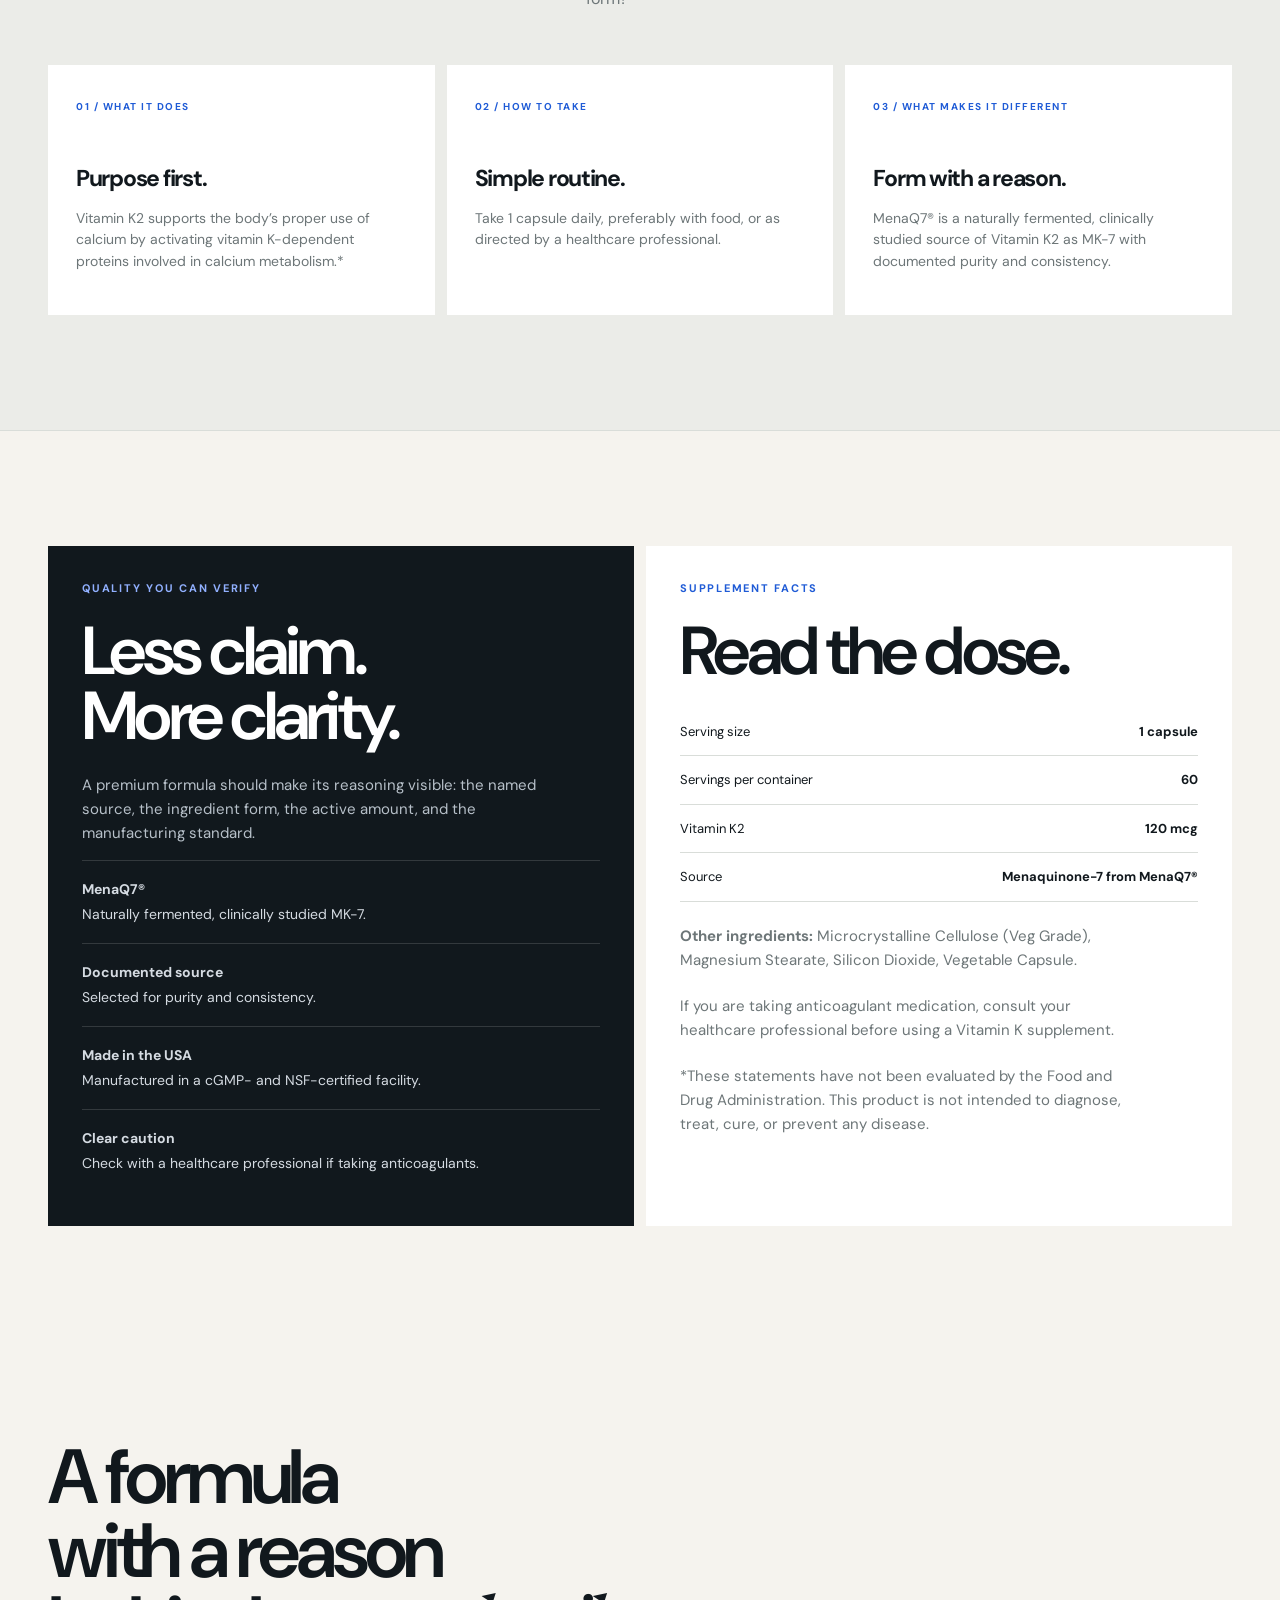
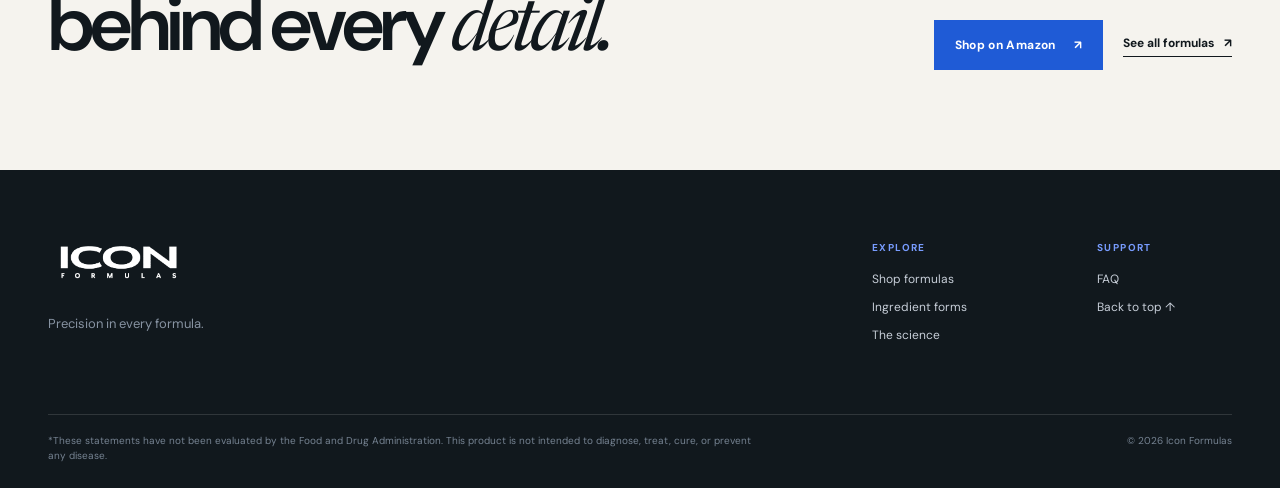
<file: products/vitamin-k2-mk7.html>
<!doctype html><html lang="en"><head><meta charset="utf-8"><meta name="viewport" content="width=device-width, initial-scale=1"><meta name="description" content="MenaQ7 Vitamin K2 MK-7 by Icon Formulas."><meta name="theme-color" content="#f5f3ee"><title>Vitamin K2 MK-7 120 mcg — Icon Formulas</title><link rel="preconnect" href="https://fonts.googleapis.com"><link rel="preconnect" href="https://fonts.gstatic.com" crossorigin><link href="https://fonts.googleapis.com/css2?family=DM+Sans:wght@400;500;600;700&family=Newsreader:opsz,wght@6..72,400;6..72,500&display=swap" rel="stylesheet"><link rel="stylesheet" href="../styles.css"><link rel="stylesheet" href="../accessibility.css"><link rel="stylesheet" href="../interactions.css"><link rel="stylesheet" href="../product-pages.css"></head><body class="product-page" data-product-page="k2"><a class="skip-link" href="#main-content">Skip to main content</a><div class="announcement"><span>Thoughtful forms. Clear doses.</span><a href="../index.html#products">Explore the collection <span aria-hidden="true">↗</span></a></div><header class="site-header" id="top"><a class="brand" href="../index.html#top" aria-label="Icon Formulas home"><img class="brand__logo" src="../assets/logo.png" alt="ICON FORMULAS" width="2173" height="756"></a><button class="menu-toggle" type="button" aria-expanded="false" aria-controls="site-nav"><span></span><span></span><span></span><span class="sr-only">Open menu</span></button><nav class="site-nav" id="site-nav" aria-label="Main navigation"><a href="../index.html#ingredients">Ingredient forms</a><a href="../index.html#products">Collection</a><a href="../index.html#faq">FAQ</a><a class="nav-cta" href="#amazon">Shop on Amazon ↗</a></nav></header><main id="main-content"><section class="product-hero section-shell"><div class="product-hero__media"><img id="product-image" src="../assets/vitamin-k2-mk7.jpg" alt="" width="2048" height="2048"><span id="product-hero-index"></span></div><div class="product-hero__copy"><div class="section-kicker" id="product-kicker"></div><h1 id="product-title"></h1><p class="product-hero__lede" id="product-description"></p><div class="product-hero__stats" id="product-stats"></div><div class="product-hero__actions"><a class="button button--primary" id="product-amazon" href="#" target="_blank" rel="noopener">Find it on Amazon <span aria-hidden="true">↗</span></a><a class="text-link" href="../index.html#products">Back to collection <span aria-hidden="true">↩</span></a></div></div></section><section class="product-page__section product-page__section--soft"><div class="section-shell"><div class="product-page__section-head"><div><div class="section-kicker">The essentials</div><h2>Know what is<br><em>in the bottle.</em></h2></div><p>Good supplement design starts with a clear answer to three simple questions: what does it do, how do I take it, and why this form?</p></div><div class="essentials-grid"><article class="essential-card"><span>01 / What it does</span><h3>Purpose first.</h3><p id="product-what"></p></article><article class="essential-card"><span>02 / How to take</span><h3>Simple routine.</h3><p id="product-take"></p></article><article class="essential-card"><span>03 / What makes it different</span><h3>Form with a reason.</h3><p id="product-difference"></p></article></div></div></section><section class="product-page__section"><div class="section-shell form-story"><div class="form-story__copy"><div class="section-kicker">Why we chose this form</div><h2 id="form-title"></h2><p id="form-copy"></p></div><aside class="form-story__note"><span id="form-note-label"></span><strong id="form-note-title"></strong><p id="form-note-text"></p></aside></div><div class="section-shell mechanism-card" id="mechanism-card"><div><span>CALCIUM</span><strong>↓</strong><p>Vitamin K2 activates calcium-regulating proteins.</p></div><div><span>OSTEOCALCIN</span><b>Bone health</b></div><div><span>MGP</span><b>Cardiovascular health</b></div></div></section><section class="product-page__section product-page__section--soft"><div class="section-shell"><div class="product-page__section-head"><div><div class="section-kicker">Benefits</div><h2>Support that<br><em>stays specific.</em></h2></div><p>Structure-function language kept close to the ingredient, the amount, and the intended role in a healthy routine.</p></div><div class="benefit-grid" id="benefit-grid"></div></div></section><section class="product-page__section"><div class="section-shell quality-grid"><div class="quality-panel quality-panel--dark"><div class="section-kicker section-kicker--light">Quality you can verify</div><h2>Less claim.<br>More clarity.</h2><p>We name the source, the form, and the amount so the product can be evaluated before it becomes part of your routine.</p><ul class="quality-list" id="quality-list"></ul></div><div class="quality-panel"><div class="section-kicker">Supplement facts</div><h2>Read the dose.</h2><table class="facts-table"><tbody id="facts-table"></tbody></table><p class="facts-note"><strong>Other ingredients:</strong> <span id="ingredients"></span></p><p class="facts-note" id="product-warning"></p><p class="facts-note">*These statements have not been evaluated by the Food and Drug Administration. This product is not intended to diagnose, treat, cure, or prevent any disease.</p></div></div></section><section class="product-cta section-shell"><h2>A formula with a reason<br>behind every <em>detail.</em></h2><div class="product-cta__actions"><a class="button button--primary" id="product-amazon-bottom" href="#" target="_blank" rel="noopener">Shop on Amazon <span aria-hidden="true">↗</span></a><a class="text-link" href="../index.html#products">See all formulas <span aria-hidden="true">↗</span></a></div></section></main><footer class="site-footer"><div class="site-footer__top section-shell"><div class="footer-brand"><img class="footer-brand__logo" src="../assets/logo-white.png" alt="ICON FORMULAS" width="2173" height="756"><p>Precision in every formula.</p></div><div class="footer-links"><div><span>Explore</span><a href="../index.html#products">Shop formulas</a><a href="../index.html#ingredients">Ingredient forms</a><a href="../index.html#science">The science</a></div><div><span>Support</span><a href="../index.html#faq">FAQ</a><a href="#top">Back to top ↑</a></div></div></div><div class="site-footer__bottom section-shell"><p>*These statements have not been evaluated by the Food and Drug Administration. This product is not intended to diagnose, treat, cure, or prevent any disease.</p><span>© 2026 Icon Formulas</span></div></footer><script src="../script.js"></script><script src="../product-pages.js"></script><script>document.querySelector('#product-amazon-bottom').href=document.querySelector('#product-amazon').href;</script></body></html>
</file>
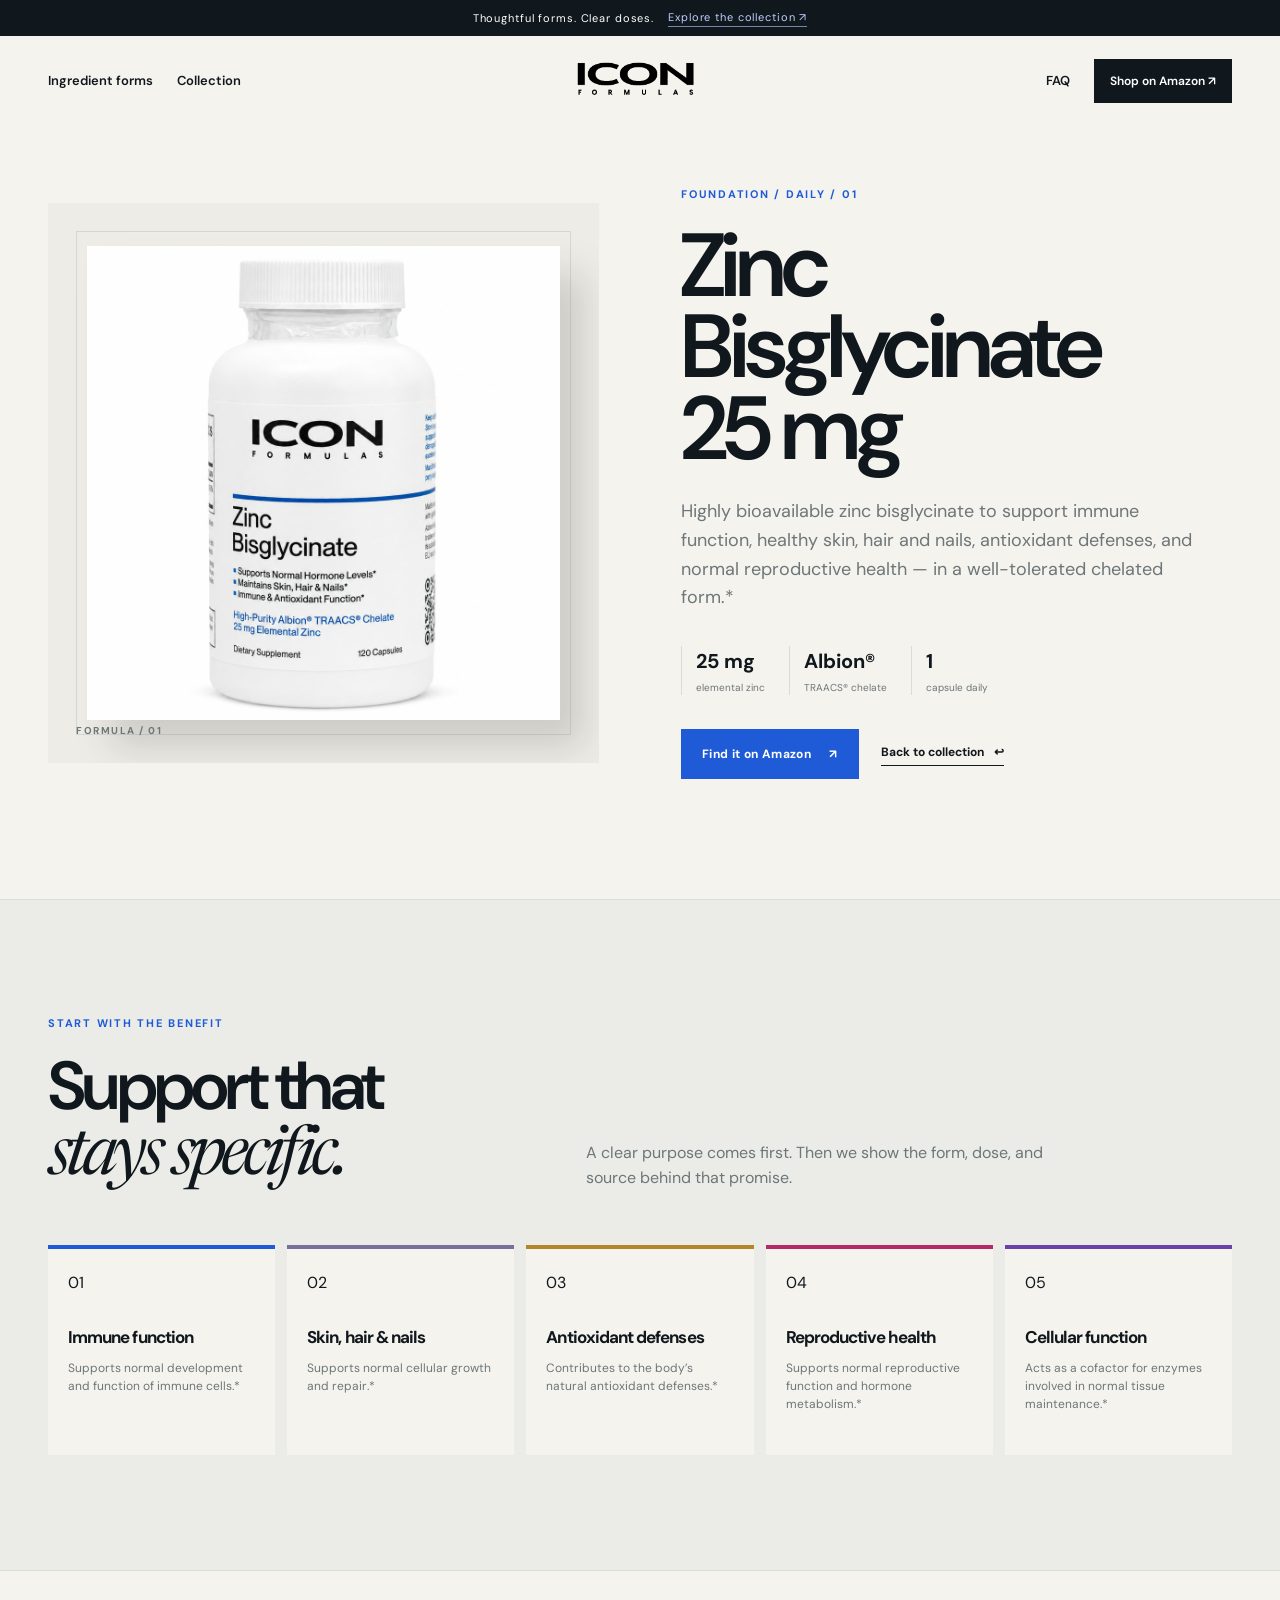
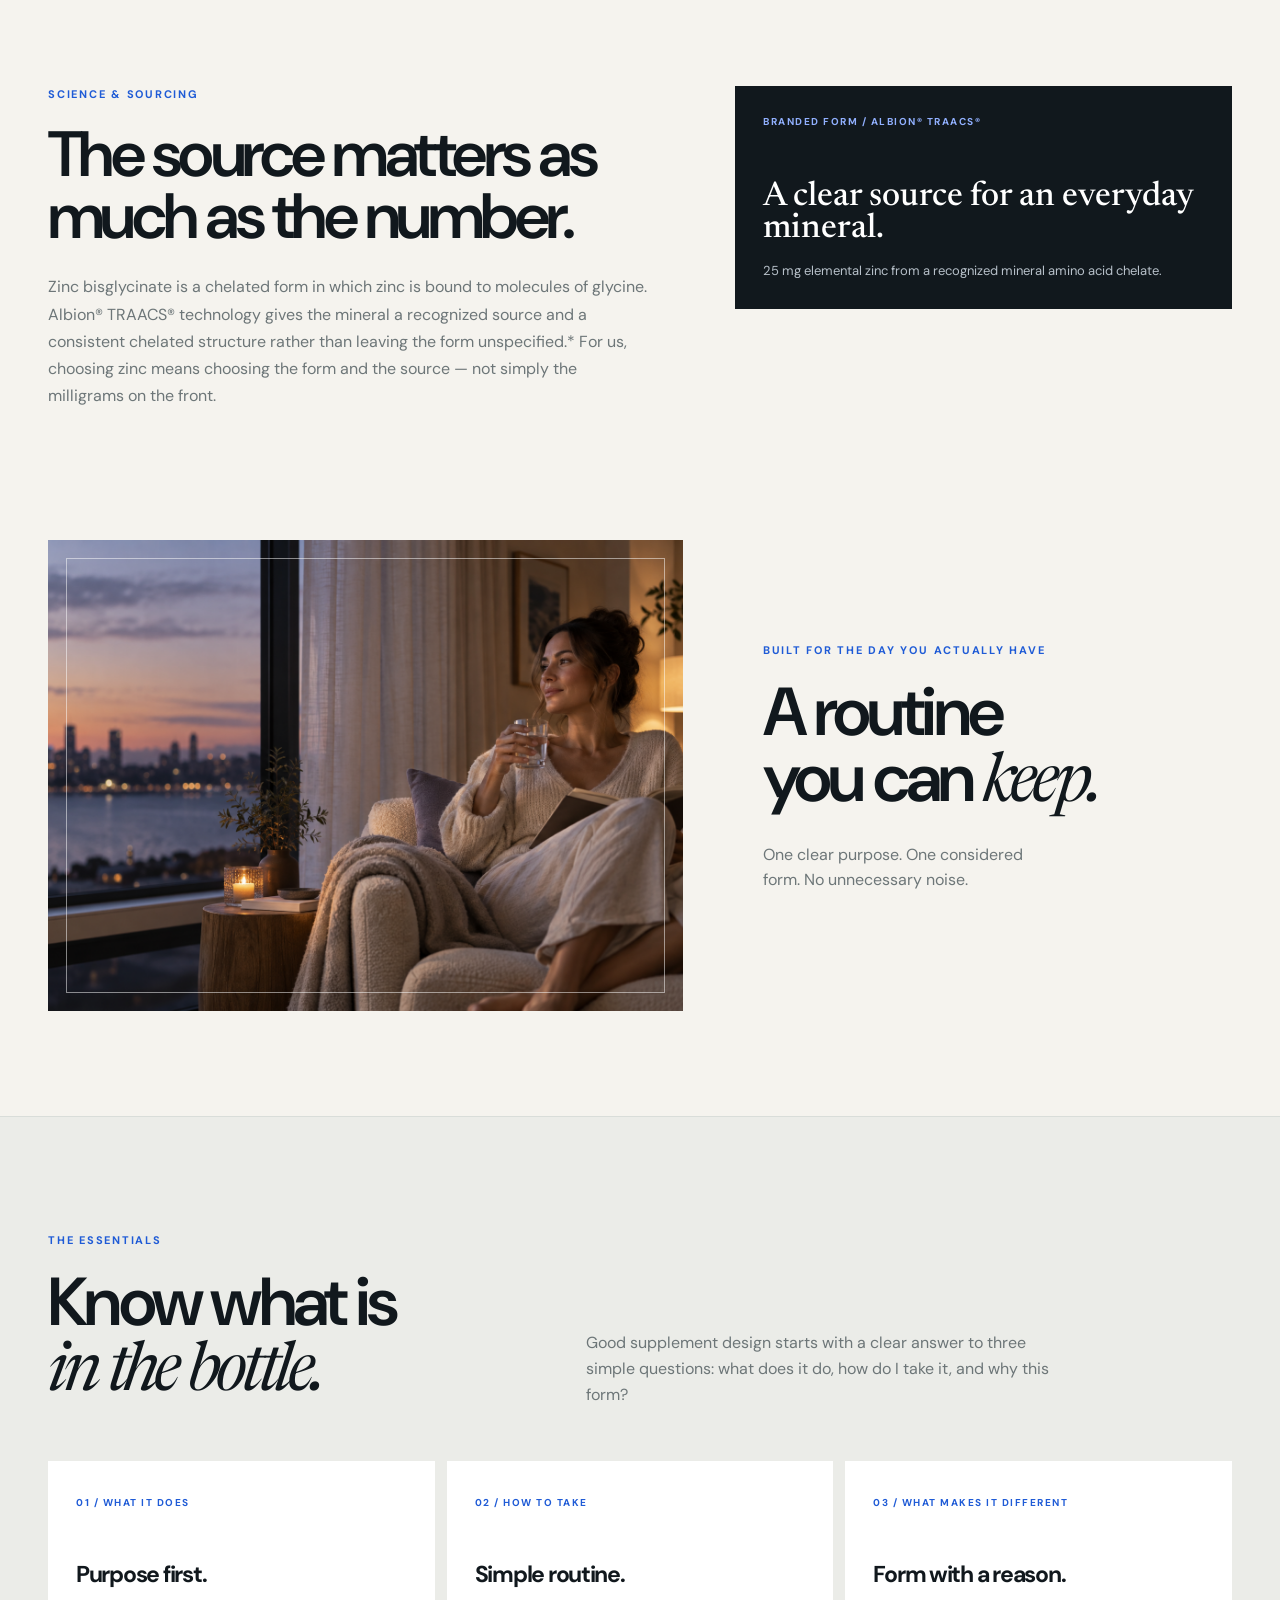
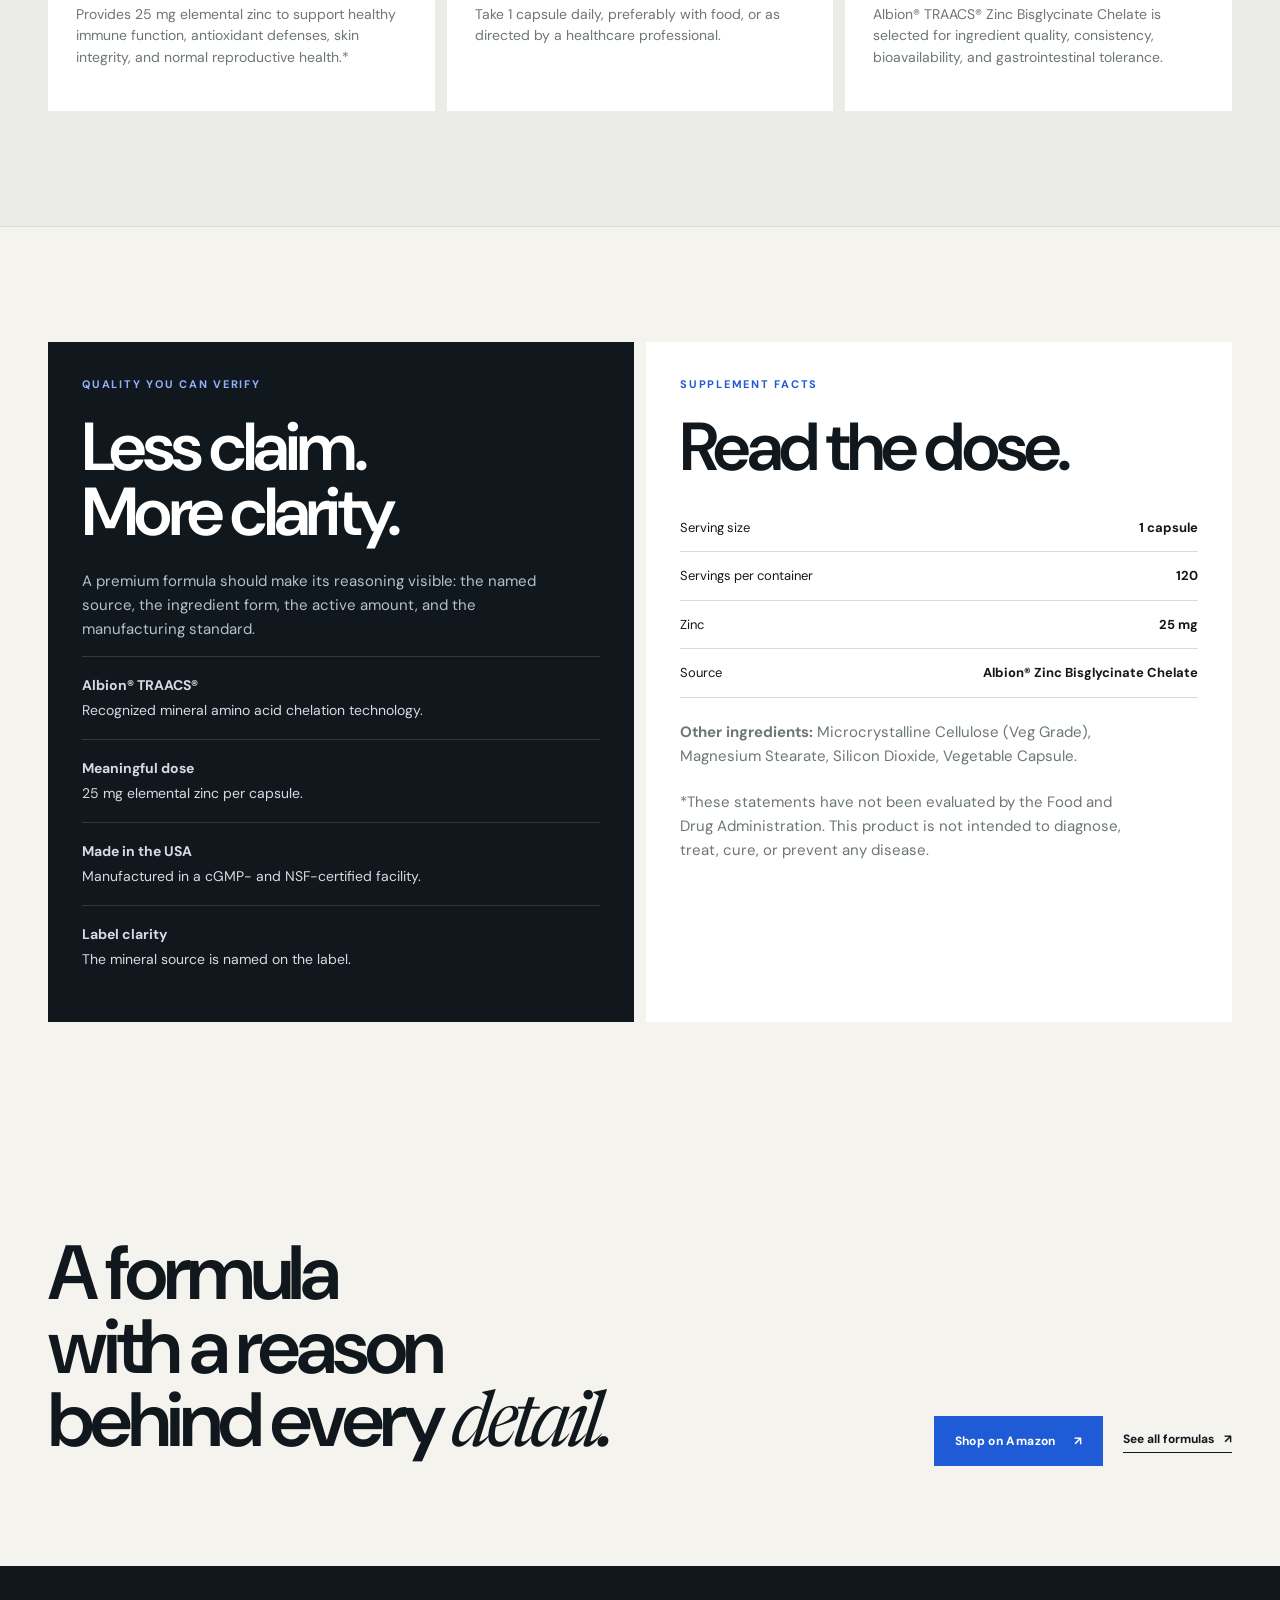
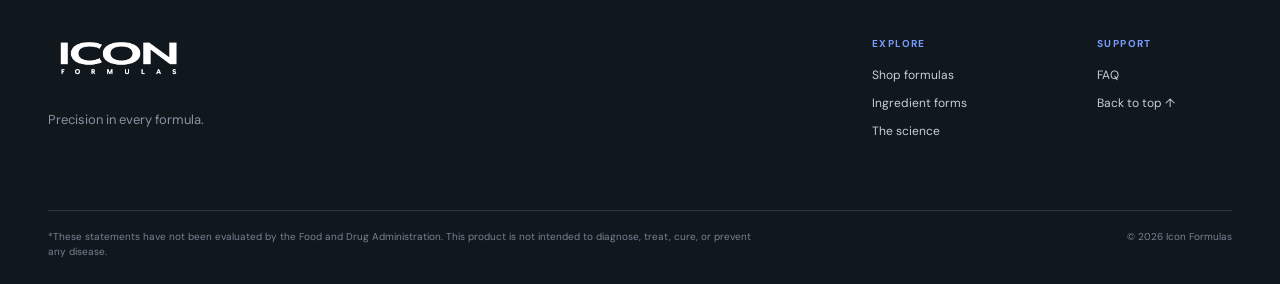
<file: products/zinc-bisglycinate.html>
<!doctype html><html lang="en"><head><meta charset="utf-8"><meta name="viewport" content="width=device-width, initial-scale=1"><meta name="description" content="Albion TRAACS Zinc Bisglycinate by Icon Formulas."><meta name="theme-color" content="#f5f3ee"><title>Zinc Bisglycinate 25 mg — Icon Formulas</title><link rel="preconnect" href="https://fonts.googleapis.com"><link rel="preconnect" href="https://fonts.gstatic.com" crossorigin><link href="https://fonts.googleapis.com/css2?family=DM+Sans:wght@400;500;600;700&family=Newsreader:opsz,wght@6..72,400;6..72,500&display=swap" rel="stylesheet"><link rel="stylesheet" href="../styles.css"><link rel="stylesheet" href="../accessibility.css"><link rel="stylesheet" href="../interactions.css"><link rel="stylesheet" href="../product-pages.css"></head><body class="product-page" data-product-page="zinc"><a class="skip-link" href="#main-content">Skip to main content</a><div class="announcement"><span>Thoughtful forms. Clear doses.</span><a href="../index.html#products">Explore the collection <span aria-hidden="true">↗</span></a></div><header class="site-header" id="top"><a class="brand" href="../index.html#top" aria-label="Icon Formulas home"><img class="brand__logo" src="../assets/logo.png" alt="ICON FORMULAS" width="2173" height="756"></a><button class="menu-toggle" type="button" aria-expanded="false" aria-controls="site-nav"><span></span><span></span><span></span><span class="sr-only">Open menu</span></button><nav class="site-nav" id="site-nav" aria-label="Main navigation"><a href="../index.html#ingredients">Ingredient forms</a><a href="../index.html#products">Collection</a><a href="../index.html#faq">FAQ</a><a class="nav-cta" href="#amazon">Shop on Amazon ↗</a></nav></header><main id="main-content"><section class="product-hero section-shell"><div class="product-hero__media"><img id="product-image" src="../assets/zinc-bisglycinate.jpg" alt="" width="2048" height="2048"><span id="product-hero-index"></span></div><div class="product-hero__copy"><div class="section-kicker" id="product-kicker"></div><h1 id="product-title"></h1><p class="product-hero__lede" id="product-description"></p><div class="product-hero__stats" id="product-stats"></div><div class="product-hero__actions"><a class="button button--primary" id="product-amazon" href="#" target="_blank" rel="noopener">Find it on Amazon <span aria-hidden="true">↗</span></a><a class="text-link" href="../index.html#products">Back to collection <span aria-hidden="true">↩</span></a></div></div></section><section class="product-page__section product-page__section--soft"><div class="section-shell"><div class="product-page__section-head"><div><div class="section-kicker">The essentials</div><h2>Know what is<br><em>in the bottle.</em></h2></div><p>Good supplement design starts with a clear answer to three simple questions: what does it do, how do I take it, and why this form?</p></div><div class="essentials-grid"><article class="essential-card"><span>01 / What it does</span><h3>Purpose first.</h3><p id="product-what"></p></article><article class="essential-card"><span>02 / How to take</span><h3>Simple routine.</h3><p id="product-take"></p></article><article class="essential-card"><span>03 / What makes it different</span><h3>Form with a reason.</h3><p id="product-difference"></p></article></div></div></section><section class="product-page__section"><div class="section-shell form-story"><div class="form-story__copy"><div class="section-kicker">Why we chose this form</div><h2 id="form-title"></h2><p id="form-copy"></p></div><aside class="form-story__note"><span id="form-note-label"></span><strong id="form-note-title"></strong><p id="form-note-text"></p></aside></div><div class="section-shell mechanism-card" id="mechanism-card"><div><span>CALCIUM</span><strong>↓</strong><p>Vitamin K2 activates calcium-regulating proteins.</p></div><div><span>OSTEOCALCIN</span><b>Bone health</b></div><div><span>MGP</span><b>Cardiovascular health</b></div></div></section><section class="product-page__section product-page__section--soft"><div class="section-shell"><div class="product-page__section-head"><div><div class="section-kicker">Benefits</div><h2>Support that<br><em>stays specific.</em></h2></div><p>Structure-function language kept close to the ingredient, the amount, and the intended role in a healthy routine.</p></div><div class="benefit-grid" id="benefit-grid"></div></div></section><section class="product-page__section"><div class="section-shell quality-grid"><div class="quality-panel quality-panel--dark"><div class="section-kicker section-kicker--light">Quality you can verify</div><h2>Less claim.<br>More clarity.</h2><p>We name the source, the form, and the amount so the product can be evaluated before it becomes part of your routine.</p><ul class="quality-list" id="quality-list"></ul></div><div class="quality-panel"><div class="section-kicker">Supplement facts</div><h2>Read the dose.</h2><table class="facts-table"><tbody id="facts-table"></tbody></table><p class="facts-note"><strong>Other ingredients:</strong> <span id="ingredients"></span></p><p class="facts-note" id="product-warning"></p><p class="facts-note">*These statements have not been evaluated by the Food and Drug Administration. This product is not intended to diagnose, treat, cure, or prevent any disease.</p></div></div></section><section class="product-cta section-shell"><h2>A formula with a reason<br>behind every <em>detail.</em></h2><div class="product-cta__actions"><a class="button button--primary" id="product-amazon-bottom" href="#" target="_blank" rel="noopener">Shop on Amazon <span aria-hidden="true">↗</span></a><a class="text-link" href="../index.html#products">See all formulas <span aria-hidden="true">↗</span></a></div></section></main><footer class="site-footer"><div class="site-footer__top section-shell"><div class="footer-brand"><img class="footer-brand__logo" src="../assets/logo-white.png" alt="ICON FORMULAS" width="2173" height="756"><p>Precision in every formula.</p></div><div class="footer-links"><div><span>Explore</span><a href="../index.html#products">Shop formulas</a><a href="../index.html#ingredients">Ingredient forms</a><a href="../index.html#science">The science</a></div><div><span>Support</span><a href="../index.html#faq">FAQ</a><a href="#top">Back to top ↑</a></div></div></div><div class="site-footer__bottom section-shell"><p>*These statements have not been evaluated by the Food and Drug Administration. This product is not intended to diagnose, treat, cure, or prevent any disease.</p><span>© 2026 Icon Formulas</span></div></footer><script src="../script.js"></script><script src="../product-pages.js"></script><script>document.querySelector('#product-amazon-bottom').href=document.querySelector('#product-amazon').href;</script></body></html>
</file>
<file: styles.css>
:root{--ink:#11181d;--ink-soft:#263139;--paper:#f5f3ee;--white:#fff;--line:#d9ddd9;--muted:#6d7678;--blue:#1f5bd6;--blue-dark:#1745a8;--lavender:#76719b;--pink:#b62968;--amber:#b48628;--violet:#6b40a8;--max:1240px}
*{box-sizing:border-box}html{scroll-behavior:smooth}body{margin:0;background:var(--paper);color:var(--ink);font-family:"DM Sans",Arial,sans-serif;font-size:16px;line-height:1.5}a{color:inherit;text-decoration:none}button{font:inherit}.sr-only{position:absolute;width:1px;height:1px;padding:0;margin:-1px;overflow:hidden;clip:rect(0,0,0,0);white-space:nowrap;border:0}.section-shell{width:min(var(--max),calc(100% - 96px));margin-inline:auto}.announcement{min-height:36px;background:var(--ink);color:#fff;display:flex;align-items:center;justify-content:center;gap:14px;font-size:11px;letter-spacing:.08em}.announcement a{color:#bcd0ff;border-bottom:1px solid rgba(188,208,255,.6)}.site-header{width:min(var(--max),calc(100% - 96px));margin:auto;min-height:90px;display:flex;align-items:center;justify-content:space-between;position:relative;z-index:20}.brand{display:inline-flex;flex-direction:column;line-height:.9;color:var(--ink)}.brand__icon{font:800 31px/.86 "DM Sans",Arial,sans-serif;letter-spacing:-.1em}.brand__wordmark{margin-top:9px;padding-left:3px;font-size:8px;line-height:1;letter-spacing:.64em;font-weight:700}.site-nav{display:flex;align-items:center;gap:30px;font-size:13px;font-weight:600}.site-nav a{transition:color .2s ease}.site-nav a:hover{color:var(--blue)}.nav-cta{padding:13px 16px;background:var(--ink);color:#fff;font-size:12px}.menu-toggle{display:none;border:0;background:transparent;padding:8px}
.hero{display:grid;grid-template-columns:.82fr 1.18fr;min-height:650px;align-items:center;gap:60px;padding-block:36px 70px}.hero__copy{padding-top:18px;position:relative;z-index:2}.eyebrow,.section-kicker{margin:0 0 22px;color:var(--blue);font-size:11px;font-weight:700;letter-spacing:.16em;text-transform:uppercase}.eyebrow{display:flex;align-items:center;gap:12px}.eyebrow__line{width:31px;height:1px;background:var(--blue)}h1,h2,h3,p{margin-top:0}h1,h2,h3{letter-spacing:-.055em}h1{margin-bottom:25px;font-size:clamp(58px,7vw,94px);line-height:.91;font-weight:600}h1 em,h2 em{font-family:"Newsreader",Georgia,serif;font-weight:400;letter-spacing:-.07em}h1 em{font-size:1.07em}.hero__lead{max-width:430px;color:var(--muted);font-size:18px;line-height:1.55}.hero__actions{display:flex;align-items:center;gap:25px;margin:34px 0 48px}.button{display:inline-flex;align-items:center;justify-content:center;gap:18px;min-height:50px;padding:14px 20px;border:1px solid transparent;font-size:12px;font-weight:700;letter-spacing:.03em;transition:transform .2s ease,background .2s ease,color .2s ease}.button:hover{transform:translateY(-2px)}.button--primary{background:var(--blue);color:#fff}.button--primary:hover{background:var(--blue-dark)}.button--light{background:#fff;color:var(--ink)}.text-link{display:inline-flex;gap:10px;align-items:center;border-bottom:1px solid currentColor;padding-bottom:4px;font-size:12px;font-weight:700}.hero__proof{display:flex;align-items:center;gap:11px;color:var(--ink-soft);font-size:11px;letter-spacing:.03em}.hero__proof small{color:var(--muted);font-size:10px}.proof-mark{display:grid;place-items:center;width:25px;height:25px;border:1px solid var(--blue);border-radius:50%;color:var(--blue);font-size:16px}.hero__visual{position:relative;min-height:520px;overflow:hidden;background:#ded9cf}.hero__visual img{display:block;width:100%;height:100%;min-height:520px;object-fit:cover}.hero__visual:after{content:"";position:absolute;inset:0;background:linear-gradient(90deg,rgba(17,24,29,.12),transparent 45%),linear-gradient(0deg,rgba(17,24,29,.38),transparent 35%);pointer-events:none}.hero__visual-caption,.hero__visual-index{position:absolute;z-index:2;color:#fff}.hero__visual-caption{bottom:28px;left:28px;display:flex;flex-direction:column;gap:5px}.hero__visual-caption span{font-size:9px;font-weight:700;letter-spacing:.18em}.hero__visual-caption strong{font:500 25px/1 "Newsreader",Georgia,serif}.hero__visual-index{top:22px;right:24px;font-size:10px;font-weight:700;letter-spacing:.14em}
.proof-strip{display:grid;grid-template-columns:repeat(3,1fr);border-top:1px solid var(--line);border-bottom:1px solid var(--line);background:#ebece8}.proof-strip>div{min-height:83px;padding:19px max(32px,calc((100vw - var(--max))/2));display:grid;grid-template-columns:auto 1fr;grid-template-rows:1fr 1fr;column-gap:15px;align-items:center;border-right:1px solid var(--line)}.proof-strip>div:last-child{border-right:0}.proof-strip__index{grid-row:1/3;color:var(--blue);font:700 11px "DM Sans",Arial,sans-serif}.proof-strip strong{font-size:12px}.proof-strip span:last-child{color:var(--muted);font-size:11px}
.intro{padding-block:138px 130px}.intro__grid{display:grid;grid-template-columns:1fr 1fr;gap:100px;align-items:end}h2{margin-bottom:25px;font-size:clamp(44px,5.3vw,72px);line-height:.96;font-weight:600}.intro__lead{max-width:490px;margin:0 0 25px;color:var(--muted);font-size:17px;line-height:1.6}.standard-grid{display:grid;grid-template-columns:repeat(3,1fr);gap:12px;margin-top:70px}.standard-card{min-height:365px;padding:25px 25px 29px;display:flex;flex-direction:column}.standard-card__top{display:flex;justify-content:space-between;font-size:10px;font-weight:700;letter-spacing:.13em}.standard-card__glyph{margin:45px 0 24px;font-size:46px;line-height:1}.standard-card h3{margin:0 0 16px;font-size:27px;line-height:.98;font-weight:600}.standard-card p{max-width:280px;margin:auto 0 0;font-size:13px;line-height:1.5;opacity:.78}.standard-card--dark{background:var(--ink);color:#fff}.standard-card--dark .standard-card__glyph{color:#83a8ff}.standard-card--blue{background:var(--blue);color:#fff}.standard-card--blue .standard-card__glyph{color:rgba(255,255,255,.9)}.standard-card--light{background:#fff;border:1px solid var(--line)}.standard-card--light .standard-card__glyph{color:var(--blue)}
.product-section{padding-block:30px 135px}.section-heading{display:flex;align-items:end;justify-content:space-between;gap:50px}.section-heading>p{max-width:310px;color:var(--muted);font-size:14px;line-height:1.55}.filter-row{display:flex;flex-wrap:wrap;gap:8px;margin:44px 0 24px}.filter-button{padding:10px 14px;border:1px solid var(--line);background:transparent;color:var(--muted);cursor:pointer;font-size:11px;transition:.2s ease}.filter-button:hover,.filter-button.is-active{border-color:var(--ink);background:var(--ink);color:#fff}.product-grid{display:grid;grid-template-columns:repeat(3,1fr);gap:12px}.product-card{background:#fff;border:1px solid var(--line);transition:transform .25s ease,box-shadow .25s ease}.product-card:hover{transform:translateY(-4px);box-shadow:0 16px 32px rgba(17,24,29,.09)}.product-card.is-hidden{display:none}.product-card__visual{position:relative;display:grid;place-items:center;min-height:320px;overflow:hidden}.product-card__visual:after{content:"";position:absolute;inset:0;background:linear-gradient(130deg,transparent 40%,rgba(255,255,255,.2));pointer-events:none}.product-card__visual--blue{background:linear-gradient(145deg,#0e3da8,#5b87e4)}.product-card__visual--lavender{background:linear-gradient(145deg,#6f6b8e,#b8b5cb)}.product-card__visual--amber{background:linear-gradient(145deg,#987021,#ddbd72)}.product-card__visual--pink{background:linear-gradient(145deg,#8e194f,#d26191)}.product-card__visual--violet{background:linear-gradient(145deg,#442477,#9874c7)}.product-card__visual img{position:relative;z-index:1;width:78%;height:320px;object-fit:contain;mix-blend-mode:multiply;filter:drop-shadow(16px 20px 13px rgba(17,24,29,.16))}.product-card__index{position:absolute;z-index:2;top:15px;right:15px;color:rgba(255,255,255,.85);font:700 11px "DM Sans",Arial,sans-serif}.product-card__body{padding:21px 20px 23px}.product-card__type{color:var(--muted);font-size:10px;font-weight:700;letter-spacing:.12em;text-transform:uppercase}.product-card h3{margin:11px 0 7px;font-size:22px;line-height:1;font-weight:600}.product-card p{margin:0 0 18px;color:var(--muted);font-size:12px}.product-card__link{display:inline-flex;gap:8px;border-bottom:1px solid var(--ink);padding-bottom:3px;font-size:11px;font-weight:700}
.science-section{background:var(--ink);color:#fff}.science-section__inner{min-height:610px;display:grid;grid-template-columns:.8fr 1.2fr;align-items:center;gap:55px}.section-kicker--light{color:#91b0ff}.science-section h2{margin-bottom:27px}.science-section h2 em{color:#91b0ff}.science-section__copy>p{max-width:380px;margin-bottom:32px;color:#aab3bd;font-size:16px}.science-art{min-height:490px;position:relative;overflow:hidden;background:radial-gradient(circle at 51% 47%,rgba(29,92,255,.48),transparent 27%),linear-gradient(145deg,#15243e,#091019)}.science-art__orb{position:absolute;width:150px;height:150px;top:34%;left:43%;border-radius:50%;background:radial-gradient(circle at 33% 28%,#dbe5ff 0,#7b9cff 18%,#2d56d8 52%,transparent 70%);filter:blur(1px);opacity:.7}.science-art__ring{position:absolute;top:50%;left:50%;border:1px solid rgba(126,164,255,.52);border-radius:50%;transform:translate(-50%,-50%) rotate(-26deg)}.science-art__ring--a{width:210px;height:420px}.science-art__ring--b{width:340px;height:420px;transform:translate(-50%,-50%) rotate(45deg);border-color:rgba(255,255,255,.23)}.science-art__ring--c{width:500px;height:500px;border-color:rgba(126,164,255,.16)}.science-art__dot{position:absolute;width:9px;height:9px;background:#fff;box-shadow:0 0 20px 8px rgba(120,163,255,.6);border-radius:50%}.science-art__dot--a{top:24%;left:39%}.science-art__dot--b{top:62%;left:72%;background:#83a5ff}.science-art__dot--c{top:73%;left:20%;background:#83a5ff}.science-art__caption{position:absolute;bottom:27px;left:29px;display:flex;flex-direction:column;gap:7px}.science-art__caption span{color:#8aa8ff;font-size:9px;font-weight:700;letter-spacing:.17em}.science-art__caption strong{font:500 26px/1 "Newsreader",Georgia,serif}
.featured{display:grid;grid-template-columns:1fr 1fr;gap:90px;align-items:center;padding-block:135px}.featured__image{position:relative;min-height:500px;background:linear-gradient(145deg,#f1dcea,#d4c1f1);display:grid;place-items:center;overflow:hidden}.featured__image:after{content:"";position:absolute;inset:0;background:linear-gradient(130deg,transparent 40%,rgba(255,255,255,.25));pointer-events:none}.featured__image img{width:80%;height:480px;object-fit:contain;mix-blend-mode:multiply;filter:drop-shadow(22px 25px 18px rgba(43,18,65,.18))}.featured__image span{position:absolute;z-index:2;left:24px;bottom:21px;color:rgba(17,24,29,.65);font-size:10px;font-weight:700;letter-spacing:.13em;text-transform:uppercase}.featured__copy h2{margin-bottom:25px}.featured__copy>p{max-width:430px;color:var(--muted);font-size:16px;line-height:1.6}.featured__facts{display:flex;gap:30px;margin:34px 0}.featured__facts div{display:flex;flex-direction:column;gap:2px;border-left:1px solid var(--line);padding-left:14px}.featured__facts strong{font-size:18px}.featured__facts span{color:var(--muted);font-size:10px;line-height:1.2}
.faq{padding-block:42px 145px}.faq__grid{display:grid;grid-template-columns:.8fr 1.2fr;gap:100px}.faq__items{border-top:1px solid var(--line)}details{border-bottom:1px solid var(--line)}summary{display:flex;justify-content:space-between;gap:20px;padding:20px 0;cursor:pointer;list-style:none;font-size:14px;font-weight:700}summary::-webkit-details-marker{display:none}summary:after{content:"+";color:var(--blue);font-size:20px;font-weight:400}details[open] summary:after{content:"−"}details p{max-width:620px;padding:0 40px 20px 0;margin:0;color:var(--muted);font-size:13px}.site-footer{background:var(--ink);color:#fff}.site-footer__top{display:flex;justify-content:space-between;gap:80px;padding-block:70px}.footer-brand p{margin:25px 0 0;color:#8793a2;font-size:13px}.footer-links{display:flex;gap:90px}.footer-links div{display:flex;flex-direction:column;gap:10px;min-width:135px}.footer-links span{margin-bottom:5px;color:#789cff;font-size:10px;font-weight:700;letter-spacing:.14em;text-transform:uppercase}.footer-links a{color:#c7ced8;font-size:12px}.footer-links a:hover{color:#fff}.site-footer__bottom{display:flex;justify-content:space-between;gap:30px;padding-block:18px 25px;border-top:1px solid rgba(255,255,255,.13);color:#768392;font-size:10px}.site-footer__bottom p{max-width:710px;margin:0}.site-footer__bottom span{white-space:nowrap}
@media(max-width:900px){.section-shell,.site-header{width:min(var(--max),calc(100% - 48px))}.site-nav{gap:16px}.hero{grid-template-columns:1fr;gap:36px;padding-top:20px}.hero__copy{padding:55px 0 0}.hero__visual{min-height:560px}.hero__visual img{min-height:560px}.intro__grid,.science-section__inner,.faq__grid{gap:45px}.featured{gap:45px}.standard-grid{gap:8px}}
@media(max-width:680px){.section-shell,.site-header{width:calc(100% - 36px)}.announcement{padding:8px 16px;text-align:center;line-height:1.3;flex-wrap:wrap;gap:3px 8px}.site-header{min-height:75px}.menu-toggle{display:grid;gap:4px}.menu-toggle>span:not(.sr-only){display:block;width:23px;height:1px;background:var(--ink)}.site-nav{position:absolute;top:68px;left:0;right:0;display:none;flex-direction:column;align-items:stretch;gap:0;padding:8px 0;background:#fff;border:1px solid var(--line);box-shadow:0 18px 30px rgba(17,24,29,.1)}.site-nav.is-open{display:flex}.site-nav a{padding:14px 16px}.nav-cta{margin:7px;text-align:center}.hero{min-height:0;gap:36px}.hero__copy{padding:45px 0 0}h1{font-size:clamp(51px,15vw,76px)}.hero__lead{font-size:16px}.hero__actions{align-items:flex-start;flex-direction:column;gap:20px;margin-bottom:36px}.hero__visual{min-height:390px;margin-inline:-18px}.hero__visual img{min-height:390px}.proof-strip{grid-template-columns:1fr}.proof-strip>div{min-height:65px;padding:14px 18px;border-right:0;border-bottom:1px solid var(--line)}.proof-strip>div:last-child{border-bottom:0}.intro{padding-block:90px}.intro__grid,.standard-grid,.section-heading,.product-grid,.science-section__inner,.featured,.faq__grid{grid-template-columns:1fr}.intro__grid{gap:18px}.standard-grid{margin-top:45px;gap:12px}.standard-card{min-height:280px}.standard-card__glyph{margin-top:34px}.section-heading{gap:15px}.product-section{padding-bottom:90px}.product-grid{gap:18px}.product-card__visual{min-height:300px}.product-card__visual img{height:300px}.science-section__inner{padding-block:85px}.science-art{min-height:380px}.featured{padding-block:90px;gap:48px}.featured__image{min-height:390px}.featured__image img{height:380px}.featured__facts{gap:18px}.faq{padding-bottom:90px}.faq__grid{gap:18px}.site-footer__top,.site-footer__bottom{flex-direction:column;gap:40px}.footer-links{gap:35px}.site-footer__bottom{gap:12px}}
@media(prefers-reduced-motion:reduce){*,*:before,*:after{scroll-behavior:auto!important;transition-duration:.01ms!important;animation-duration:.01ms!important}}
</file>
<file: accessibility.css>
/* UI guideline polish: focus, keyboard access, touch targets, and layout safety. */
body{overflow-x:hidden}
section[id]{scroll-margin-top:18px}
a,button,summary{touch-action:manipulation}
a:focus-visible,button:focus-visible,summary:focus-visible{outline:3px solid #8fb1ff;outline-offset:3px}
.skip-link{position:fixed;z-index:99;top:10px;left:10px;padding:10px 14px;background:#11181d;color:#fff;transform:translateY(-150%);transition:transform .2s ease}
.skip-link:focus{transform:translateY(0)}
h1,h2,h3{text-wrap:balance}
</file>
<file: interactions.css>
/* Interactive product system and visual polish. */
body.modal-open{overflow:hidden}
.detail-modal[hidden]{display:none}
.proof-strip{display:block;padding:0;background:#ebece8}
.proof-strip .proof-strip__inner{width:min(var(--max),calc(100% - 96px));min-height:0;padding:0;display:grid;grid-template-columns:repeat(3,1fr);margin-inline:auto}
.proof-strip__item{min-height:92px;padding:19px 28px;display:grid;grid-template-columns:34px 1fr;grid-template-rows:auto auto;column-gap:14px;align-content:center;border-right:1px solid var(--line)}
.proof-strip__item:last-child{border-right:0}.proof-strip__item .proof-strip__index{grid-row:1/3;align-self:center}.proof-strip__item strong{font-size:13px;line-height:1.2}.proof-strip__item span:last-child{font-size:12px;line-height:1.3}
.standard-card{cursor:default;transition:transform .48s cubic-bezier(.32,.72,0,1),box-shadow .48s cubic-bezier(.32,.72,0,1)}
.standard-card:hover,.standard-card:focus-within{transform:translateY(-10px);box-shadow:0 20px 36px rgba(17,24,29,.12)}.standard-card__glyph{transition:transform .48s cubic-bezier(.32,.72,0,1),color .25s ease}.standard-card:hover .standard-card__glyph,.standard-card:focus-within .standard-card__glyph{transform:translate(6px,-4px) rotate(-8deg) scale(1.08)}
.product-card{position:relative;overflow:visible;transition:transform .48s cubic-bezier(.32,.72,0,1),box-shadow .48s cubic-bezier(.32,.72,0,1)}
.product-card__visual{aspect-ratio:1/1;min-height:0;background:#eeece6;overflow:hidden}
.product-card__visual:after{display:none}.product-card__visual img{mix-blend-mode:normal;filter:drop-shadow(16px 20px 13px rgba(17,24,29,.14))}
.product-slider{position:relative;width:100%;height:100%;overflow:hidden}.product-slider__track{display:flex;width:100%;height:100%;transition:transform .55s cubic-bezier(.32,.72,0,1)}.product-slider__track img{flex:0 0 100%;width:100%;height:100%;object-fit:contain}.slider-control{position:absolute;z-index:3;top:50%;display:grid;place-items:center;width:40px;height:40px;border:1px solid rgba(17,24,29,.16);border-radius:50%;background:rgba(255,255,255,.9);color:var(--ink);cursor:pointer;opacity:0;transform:translateY(-50%);transition:opacity .25s ease,background .25s ease,transform .25s cubic-bezier(.32,.72,0,1)}.slider-control--prev{left:14px}.slider-control--next{right:14px}.product-card__visual:hover .slider-control,.product-card__visual:focus-within .slider-control{opacity:1}.slider-control:hover{background:#fff;transform:translateY(-50%) scale(1.08)}.product-slider__count{position:absolute;z-index:3;right:15px;bottom:14px;padding:4px 8px;background:rgba(255,255,255,.88);color:var(--ink);font-size:10px;font-weight:700;letter-spacing:.08em}.product-card__accent{position:absolute;left:0;bottom:0;width:100%;height:6px;z-index:4}.product-card__accent--blue{background:var(--blue)}.product-card__accent--lavender{background:var(--lavender)}.product-card__accent--amber{background:var(--amber)}.product-card__accent--pink{background:var(--pink)}.product-card__accent--violet{background:var(--violet)}
.product-card__peek{position:absolute;z-index:5;left:0;right:0;bottom:0;display:flex;flex-direction:column;gap:5px;padding:15px 18px;background:rgba(17,24,29,.94);color:#fff;opacity:0;transform:translateY(100%);transition:opacity .38s ease,transform .48s cubic-bezier(.32,.72,0,1)}.product-card__visual:hover .product-card__peek,.product-card__visual:focus-within .product-card__peek{opacity:1;transform:translateY(0)}.product-card__peek>span{color:#9fb8ff;font-size:9px;font-weight:700;letter-spacing:.14em;text-transform:uppercase}.product-card__peek strong{font-size:13px;line-height:1.25;font-weight:500}.detail-trigger{align-self:flex-start;padding:0;border:0;border-bottom:1px solid rgba(255,255,255,.6);background:transparent;color:#fff;cursor:pointer;font-size:11px;font-weight:700}.product-card h3{display:flex;align-items:center;gap:10px}.product-card h3:before{content:"";width:4px;height:27px;flex:none;background:var(--accent,var(--blue))}.product-card[data-product="zinc"]{--accent:var(--blue)}.product-card[data-product="iron"]{--accent:var(--lavender)}.product-card[data-product="k2"]{--accent:var(--amber)}.product-card[data-product="magnesium200"],.product-card[data-product="magnesium225"]{--accent:var(--pink)}.product-card[data-product="magtein"]{--accent:var(--violet)}
.detail-modal{position:fixed;inset:0;z-index:90;display:grid;place-items:center;padding:24px}.detail-modal__backdrop{position:absolute;inset:0;background:rgba(17,24,29,.58)}.detail-modal__dialog{position:relative;z-index:1;width:min(680px,100%);max-height:min(760px,calc(100dvh - 48px));overflow:auto;padding:44px;background:var(--paper);box-shadow:0 30px 80px rgba(17,24,29,.25)}.detail-modal__close{position:absolute;top:16px;right:18px;width:40px;height:40px;border:1px solid var(--line);border-radius:50%;background:transparent;color:var(--ink);font-size:24px;line-height:1;cursor:pointer}.detail-modal h2{margin-bottom:18px;font-size:clamp(38px,6vw,62px)}.detail-modal__summary{max-width:560px;color:var(--muted);font-size:18px;line-height:1.5}.detail-modal__columns{display:grid;grid-template-columns:1fr 1fr;gap:28px;margin:30px 0 34px;padding-block:24px;border-top:1px solid var(--line);border-bottom:1px solid var(--line)}.detail-modal__columns h3{margin-bottom:10px;font-size:16px;letter-spacing:-.03em}.detail-modal__columns p,.detail-modal__columns li{color:var(--muted);font-size:13px;line-height:1.55}.detail-modal__columns ul{padding-left:18px;margin:0}.detail-modal__dialog .button{margin-top:4px}
.featured__image{background:#f0eee8}.featured__image img{mix-blend-mode:normal}
@media(max-width:900px){.proof-strip .proof-strip__inner{width:min(var(--max),calc(100% - 48px))}}
@media(max-width:680px){.proof-strip .proof-strip__inner{width:100%;grid-template-columns:1fr}.proof-strip__item{min-height:72px;padding:14px 18px;border-right:0;border-bottom:1px solid var(--line)}.proof-strip__item:last-child{border-bottom:0}.proof-strip__item strong{font-size:13px}.proof-strip__item span:last-child{font-size:11px}.standard-card:hover,.standard-card:focus-within{transform:none;box-shadow:none}.product-card__visual{overflow:visible;margin-bottom:88px}.product-card__peek{bottom:-88px;min-height:88px;opacity:1;transform:none;background:var(--ink);padding:14px 16px}.slider-control{opacity:1;width:36px;height:36px}.detail-modal{padding:12px}.detail-modal__dialog{max-height:calc(100dvh - 24px);padding:36px 22px 26px}.detail-modal__columns{grid-template-columns:1fr;gap:18px;margin:24px 0}.detail-modal__summary{font-size:16px}.featured__image{background:#f0eee8}}
.science-art{background:url('assets/formulation-science-v2.jpg') center/cover no-repeat}
.science-art__orb,.science-art__ring,.science-art__dot{display:none}
.brand{position:absolute;left:50%;top:50%;transform:translate(-50%,-50%);width:150px;display:block}.brand__logo{display:block;width:100%;height:auto}.footer-brand__logo{display:block;width:150px;height:auto}.ingredient-section{padding-block:30px 135px}.ingredient-section__intro{display:grid;grid-template-columns:.8fr 1.2fr;gap:60px;align-items:end}.ingredient-section__intro p{max-width:430px;color:var(--muted);font-size:16px;line-height:1.6}.ingredient-grid{display:grid;grid-template-columns:repeat(3,1fr);gap:12px;margin-top:48px}.ingredient-card{min-height:300px;display:flex;flex-direction:column;align-items:flex-start;padding:28px;background:#fff;color:var(--ink);transition:transform .48s cubic-bezier(.32,.72,0,1),box-shadow .48s cubic-bezier(.32,.72,0,1)}.ingredient-card:hover,.ingredient-card:focus-visible{transform:translateY(-9px);box-shadow:0 22px 42px rgba(17,24,29,.14)}.ingredient-card>span{font-size:10px;font-weight:700;letter-spacing:.15em}.ingredient-card strong{margin-top:55px;font:500 clamp(32px,4vw,48px)/.95 Newsreader,Georgia,serif}.ingredient-card p{max-width:280px;margin:18px 0 auto;color:var(--muted);font-size:13px;line-height:1.5}.ingredient-card b{margin-top:24px;font-size:11px}.ingredient-card--violet{background:#eee8f7}.ingredient-card--lavender{background:#eaeaf3}.ingredient-card--amber{background:#f4edda}.label-section{display:grid;grid-template-columns:auto .8fr 1.2fr;gap:50px;align-items:center;padding-block:34px 135px}.label-section__mark{color:var(--blue);font-size:11px;font-weight:700;letter-spacing:.14em;writing-mode:vertical-rl;transform:rotate(180deg)}.label-section h2{margin:0}.label-section__steps{display:grid;grid-template-columns:repeat(3,1fr);gap:22px}.label-section__steps div{display:flex;flex-direction:column;gap:12px;padding-top:14px;border-top:1px solid var(--line)}.label-section__steps strong{color:var(--blue);font-size:11px}.label-section__steps span{max-width:150px;color:var(--muted);font-size:13px;line-height:1.45}.product-card__body{display:flex;flex-wrap:wrap;align-items:baseline;column-gap:16px}.product-card__body .product-card__type,.product-card__body h3,.product-card__body p{width:100%}.product-card__body .product-card__link{margin-top:4px}.product-card__link--detail{color:var(--blue);border-color:var(--blue)}
@media(max-width:680px){.brand{width:132px}.ingredient-section{padding-block:10px 90px}.ingredient-section__intro{grid-template-columns:1fr;gap:18px}.ingredient-grid{grid-template-columns:1fr;margin-top:34px}.ingredient-card{min-height:260px}.label-section{grid-template-columns:1fr;gap:20px;padding-block:0 90px}.label-section__mark{writing-mode:initial;transform:none}.label-section__steps{grid-template-columns:1fr;gap:14px}.label-section__steps div{display:grid;grid-template-columns:34px 1fr;gap:10px}.label-section__steps span{max-width:none}.product-card__body .product-card__link{margin-top:0}.footer-brand__logo{width:142px}}

/* Benefit-led discovery and an evidence path for the homepage. */
.formula-finder{padding-block:24px 135px}
.formula-finder__heading,.provenance-section__intro{display:grid;grid-template-columns:1fr 1fr;gap:80px;align-items:end}
.formula-finder__heading h2,.provenance-section__intro h2{margin:0}
.formula-finder__heading p,.provenance-section__intro>p{max-width:440px;margin:0;color:var(--muted);font-size:16px;line-height:1.6}
.formula-finder__grid{display:grid;grid-template-columns:repeat(4,1fr);gap:12px;margin-top:52px}
.formula-finder__grid button{min-height:260px;padding:24px;text-align:left;display:flex;flex-direction:column;align-items:flex-start;border:1px solid var(--line);background:#fff;color:var(--ink);cursor:pointer;transition:transform .45s cubic-bezier(.32,.72,0,1),box-shadow .45s cubic-bezier(.32,.72,0,1),background .25s ease,color .25s ease}
.formula-finder__grid button:hover,.formula-finder__grid button:focus-visible{transform:translateY(-9px);background:var(--ink);color:#fff;box-shadow:0 22px 42px rgba(17,24,29,.14);outline:none}
.formula-finder__grid button:nth-child(2):hover,.formula-finder__grid button:nth-child(2):focus-visible{background:var(--blue)}
.formula-finder__grid button:nth-child(3):hover,.formula-finder__grid button:nth-child(3):focus-visible{background:var(--violet)}
.formula-finder__grid button:nth-child(4):hover,.formula-finder__grid button:nth-child(4):focus-visible{background:var(--amber)}
.formula-finder__grid button>span{color:var(--blue);font-size:10px;font-weight:700;letter-spacing:.14em}
.formula-finder__grid button:hover>span,.formula-finder__grid button:focus-visible>span{color:#fff}
.formula-finder__grid strong{margin-top:54px;font-size:20px;letter-spacing:-.04em}
.formula-finder__grid small{max-width:190px;margin-top:10px;color:var(--muted);font-size:12px;line-height:1.45}
.formula-finder__grid button:hover small,.formula-finder__grid button:focus-visible small{color:rgba(255,255,255,.72)}
.formula-finder__grid b{margin-top:auto;padding-top:22px;font-size:10px}
.provenance-section{padding-block:0 135px}
.provenance-section__intro{padding-block:0 48px}
.provenance-section__steps{display:grid;grid-template-columns:repeat(4,1fr);gap:1px;background:var(--line)}
.provenance-section__steps article{min-height:218px;padding:23px;background:var(--paper)}
.provenance-section__steps span{color:var(--blue);font-size:10px;font-weight:700;letter-spacing:.12em;text-transform:uppercase}
.provenance-section__steps strong{display:block;margin-top:44px;font-size:18px;letter-spacing:-.04em}
.provenance-section__steps p{margin:12px 0 0;color:var(--muted);font-size:12px;line-height:1.5}
.product-page__section:has(#benefit-grid){background:#ebece8}
.product-page__section:has(#benefit-grid) .benefit-card{background:var(--paper)}
.product-page__section:has(.form-story){border-top:1px solid var(--line)}
@media(max-width:900px){.formula-finder__grid{grid-template-columns:repeat(2,1fr)}.provenance-section__steps{grid-template-columns:repeat(2,1fr)}}
@media(max-width:680px){.formula-finder{padding-block:0 90px}.formula-finder__heading,.provenance-section__intro{grid-template-columns:1fr;gap:18px}.formula-finder__grid{grid-template-columns:1fr;margin-top:34px}.formula-finder__grid button{min-height:220px}.formula-finder__grid strong{margin-top:34px}.provenance-section{padding-bottom:90px}.provenance-section__intro{padding-bottom:34px}.provenance-section__steps{grid-template-columns:1fr}.provenance-section__steps article{min-height:180px}.provenance-section__steps strong{margin-top:30px}}

/* Lifestyle layer: let the product live in a human routine, not only in a grid. */
@media(min-width:681px){
  .site-header{display:block;min-height:90px}
  .site-header .site-nav{position:absolute;inset:0;display:flex;align-items:center;gap:24px;padding:0}
  .site-header .site-nav a:nth-child(3){margin-left:auto}
  .site-header .site-nav .nav-cta{white-space:nowrap}
}
.hero__visual:after{background:linear-gradient(0deg,rgba(17,24,29,.28),transparent 32%)}
.lifestyle-feature,.product-lifestyle{display:grid;grid-template-columns:1.15fr .85fr;gap:80px;align-items:center}
.lifestyle-feature{padding-block:0 135px}
.lifestyle-feature__image,.product-lifestyle__image{position:relative;overflow:hidden;background:#e7e0d8}
.lifestyle-feature__image{aspect-ratio:1.35/1}
.lifestyle-feature__image:before,.product-lifestyle__image:before{content:"";position:absolute;inset:18px;border:1px solid rgba(255,255,255,.5);z-index:1;pointer-events:none}
.lifestyle-feature__image img,.product-lifestyle__image img{display:block;width:100%;height:100%;object-fit:cover;transition:transform .9s cubic-bezier(.32,.72,0,1)}
.lifestyle-feature:hover img,.product-lifestyle:hover img{transform:scale(1.035)}
.lifestyle-feature__copy h2,.product-lifestyle__copy h2{margin-bottom:24px}
.lifestyle-feature__copy p,.product-lifestyle__copy p{max-width:300px;color:var(--muted);font-size:16px;line-height:1.6}
.label-section{position:relative;color:#fff;background:linear-gradient(90deg,rgba(17,24,29,.86),rgba(17,24,29,.34)),url('assets/routine-lifestyle.png') center/cover no-repeat;padding:78px 52px;margin-bottom:135px}
.label-section__mark{color:#b9caff}
.label-section .section-kicker{color:#b9caff}
.label-section h2{color:#fff}
.label-section__steps div{border-color:rgba(255,255,255,.32)}
.label-section__steps span{color:rgba(255,255,255,.8)}
.product-lifestyle{padding-block:0 105px}
.product-lifestyle__image{aspect-ratio:1.35/1}
.product-lifestyle__copy{padding-right:30px}
.science-art{background-image:url('assets/formulation-science-powder.png')}
@media(max-width:900px){.lifestyle-feature,.product-lifestyle{gap:45px}.label-section{padding-inline:32px}}
@media(max-width:680px){.lifestyle-feature,.product-lifestyle{grid-template-columns:1fr;gap:34px}.lifestyle-feature{padding-bottom:90px}.lifestyle-feature__image,.product-lifestyle__image{aspect-ratio:1.1/1}.label-section{margin-bottom:90px;padding:58px 24px;background-position:58% center}.label-section__steps span{color:rgba(255,255,255,.82)}.product-lifestyle{padding-bottom:78px}.product-lifestyle__copy{padding-right:0}}
</file>
<file: product-pages.css>
.product-page{background:var(--paper)}.product-page .site-header{margin-bottom:8px}.product-hero{display:grid;grid-template-columns:1fr 1fr;gap:82px;align-items:center;padding-block:52px 120px}.product-hero__media{position:relative;display:grid;place-items:center;min-height:560px;background:#eeece6;overflow:hidden}.product-hero__media:before{content:"";position:absolute;inset:28px;border:1px solid rgba(17,24,29,.1);pointer-events:none}.product-hero__media img{position:relative;z-index:1;width:86%;height:540px;object-fit:contain;filter:drop-shadow(24px 28px 18px rgba(17,24,29,.15))}.product-hero__media>span{position:absolute;z-index:2;left:28px;bottom:25px;color:var(--muted);font-size:10px;font-weight:700;letter-spacing:.15em;text-transform:uppercase}.product-hero__copy h1{max-width:620px;margin-bottom:28px}.product-hero__lede{max-width:530px;color:var(--muted);font-size:18px;line-height:1.6}.product-hero__stats{display:flex;flex-wrap:wrap;gap:24px;margin:34px 0}.product-hero__stats div{display:flex;flex-direction:column;gap:4px;border-left:1px solid var(--line);padding-left:14px}.product-hero__stats strong{font-size:20px}.product-hero__stats span{color:var(--muted);font-size:10px}.product-hero__actions{display:flex;align-items:center;gap:22px}.product-page__section{padding-block:115px;border-top:1px solid var(--line)}.product-page__section--soft{background:#ebece8}.product-page__section-head{display:grid;grid-template-columns:.85fr 1.15fr;gap:60px;align-items:end;margin-bottom:54px}.product-page__section-head h2{margin:0}.product-page__section-head p{max-width:470px;margin:0;color:var(--muted);font-size:16px;line-height:1.6}.essentials-grid{display:grid;grid-template-columns:repeat(3,1fr);gap:12px}.essential-card{min-height:250px;padding:28px;background:#fff}.essential-card span{color:var(--blue);font-size:10px;font-weight:700;letter-spacing:.15em;text-transform:uppercase}.essential-card h3{margin:44px 0 12px;font-size:23px}.essential-card p{margin:0;color:var(--muted);font-size:14px;line-height:1.55}.form-story{display:grid;grid-template-columns:1.1fr .9fr;gap:80px;align-items:start}.form-story__copy h2{max-width:680px;margin:0 0 26px;font-size:clamp(42px,5vw,72px)}.form-story__copy p{max-width:650px;color:var(--muted);font-size:16px;line-height:1.7}.form-story__note{padding:28px;background:var(--ink);color:#fff}.form-story__note span{display:block;color:#91b0ff;font-size:10px;font-weight:700;letter-spacing:.15em;text-transform:uppercase}.form-story__note strong{display:block;margin:52px 0 15px;font:500 34px/.95 Newsreader,Georgia,serif}.form-story__note p{margin:0;color:#b7c0c9;font-size:13px;line-height:1.55}.benefit-grid{display:grid;grid-template-columns:repeat(5,1fr);gap:12px}.benefit-card{min-height:210px;padding:22px 20px;background:#fff;border-top:4px solid var(--accent,var(--blue))}.benefit-card h3{margin:34px 0 12px;font-size:17px;line-height:1.05}.benefit-card p{margin:0;color:var(--muted);font-size:12px;line-height:1.5}.quality-grid{display:grid;grid-template-columns:1fr 1fr;gap:12px}.quality-panel{padding:34px;background:#fff}.quality-panel--dark{background:var(--ink);color:#fff}.quality-panel h2{margin:0 0 24px}.quality-panel>p{max-width:460px;color:var(--muted);font-size:15px;line-height:1.6}.quality-panel--dark>p{color:#b7c0c9}.quality-list{display:grid;gap:0;margin:0;padding:0;list-style:none}.quality-list li{padding:18px 0;border-top:1px solid var(--line);font-size:14px}.quality-panel--dark .quality-list li{border-color:rgba(255,255,255,.14);color:#d5dbe2}.quality-list strong{display:block;margin-bottom:4px}.facts-table{width:100%;border-collapse:collapse}.facts-table td{padding:14px 0;border-bottom:1px solid var(--line);font-size:13px}.facts-table td:last-child{text-align:right;font-weight:700}.facts-note{margin-top:22px;color:var(--muted);font-size:11px;line-height:1.5}.product-cta{display:flex;align-items:end;justify-content:space-between;gap:40px;padding-block:100px}.product-cta h2{max-width:690px;margin:0;font-size:clamp(42px,6vw,80px)}.product-cta__actions{display:flex;align-items:center;gap:20px;flex:none}.product-page .site-footer{margin-top:0}@media(max-width:900px){.product-hero{gap:45px}.benefit-grid{grid-template-columns:repeat(3,1fr)}.product-cta{align-items:start;flex-direction:column}.product-cta__actions{flex-wrap:wrap}}@media(max-width:680px){.product-page .site-header{margin-bottom:0}.product-hero{grid-template-columns:1fr;gap:42px;padding-block:30px 90px}.product-hero__media{min-height:390px;margin-inline:0}.product-hero__media img{height:380px}.product-hero__media:before{inset:18px}.product-hero__media>span{left:20px;bottom:18px}.product-hero__copy h1{font-size:clamp(52px,14vw,76px)}.product-hero__lede{font-size:16px}.product-hero__stats{gap:16px}.product-hero__actions{align-items:flex-start;flex-direction:column}.product-page__section{padding-block:78px}.product-page__section-head{grid-template-columns:1fr;gap:18px;margin-bottom:34px}.essentials-grid,.form-story,.quality-grid{grid-template-columns:1fr;gap:12px}.essential-card{min-height:205px}.essential-card h3{margin-top:30px}.form-story__copy h2{font-size:clamp(42px,12vw,62px)}.form-story__note strong{margin-top:34px}.benefit-grid{grid-template-columns:1fr 1fr}.benefit-card{min-height:190px}.quality-panel{padding:25px 20px}.product-cta{padding-block:78px}.product-cta h2{font-size:clamp(44px,12vw,68px)} }
.mechanism-card{display:none;grid-template-columns:1fr 1fr 1fr;gap:1px;margin-top:70px;background:var(--line)}.mechanism-card.is-visible{display:grid}.mechanism-card>div{min-height:150px;padding:24px;background:var(--paper)}.mechanism-card span{display:block;color:var(--blue);font-size:10px;font-weight:700;letter-spacing:.15em}.mechanism-card strong{display:block;margin-top:18px;color:var(--ink);font-size:26px}.mechanism-card p,.mechanism-card b{display:block;margin-top:16px;color:var(--muted);font-size:13px;line-height:1.4}.mechanism-card b{color:var(--ink);font-weight:600}@media(max-width:680px){.mechanism-card{grid-template-columns:1fr;margin-top:48px}.mechanism-card>div{min-height:auto}}
</file>
